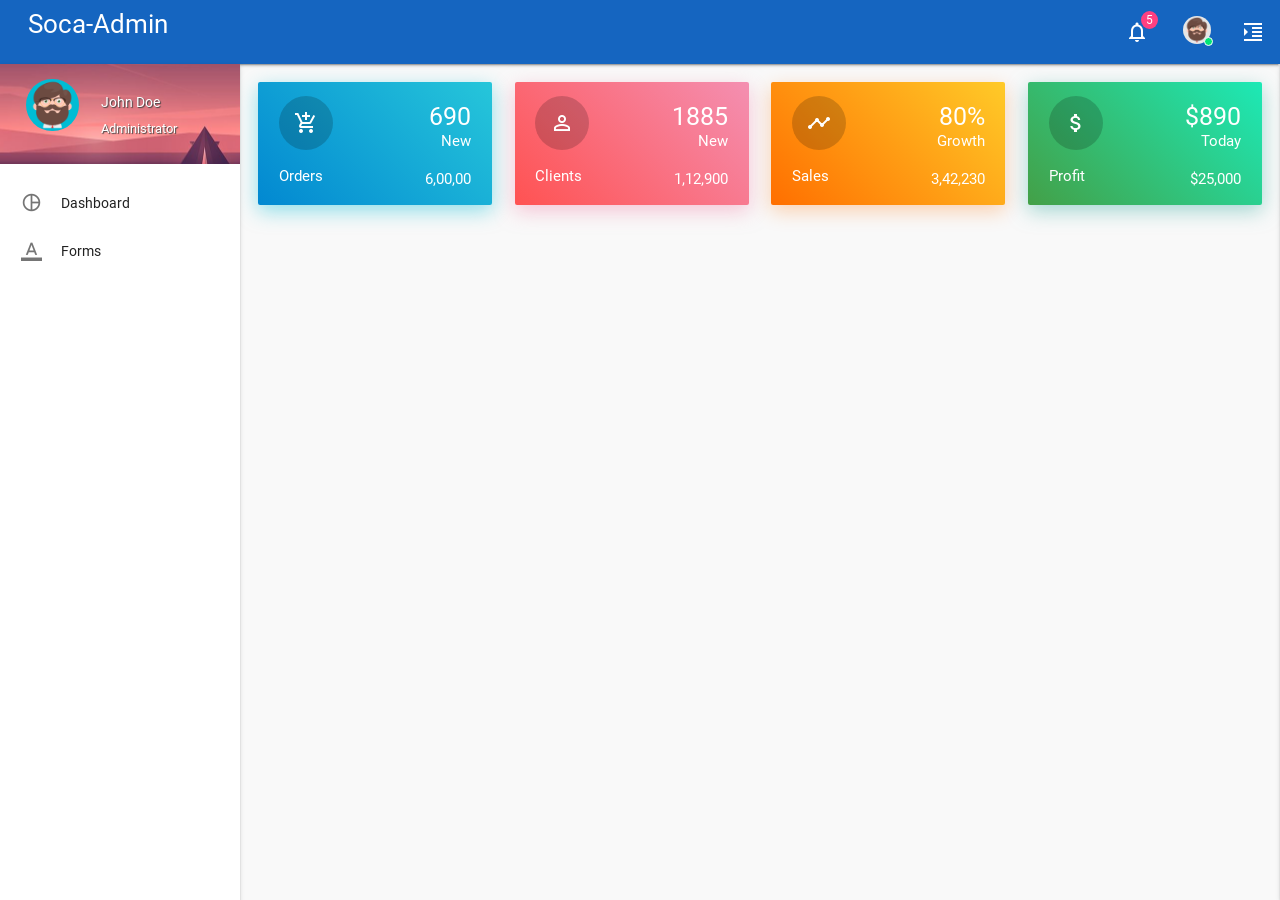
<file: admin/index.html>
<!DOCTYPE html>
<html lang="en">
  <!--================================================================================
	Item Name: Materialize - Material Design Admin Template
	Version: 4.0
	Author: PIXINVENT
	Author URL: https://themeforest.net/user/pixinvent/portfolio
  ================================================================================ -->
  <head>
    <meta http-equiv="Content-Type" content="text/html; charset=UTF-8">
    <meta name="viewport" content="width=device-width, initial-scale=1">
    <meta http-equiv="X-UA-Compatible" content="IE=edge">
    <meta name="msapplication-tap-highlight" content="no">
    <meta name="description" content="Materialize is a Material Design Admin Template,It's modern, responsive and based on Material Design by Google. ">
    <meta name="keywords" content="materialize, admin template, dashboard template, flat admin template, responsive admin template,">
    <title>Admin Soca-Portuguesa</title>
    <!-- Favicons-->
    <link rel="icon" href="" sizes="32x32">
    <!-- Favicons-->
    <link rel="apple-touch-icon-precomposed" href="images/favicon/apple-touch-icon-152x152.png">
    <!-- For iPhone -->
    <meta name="msapplication-TileColor" content="#00bcd4">
    <meta name="msapplication-TileImage" content="images/favicon/mstile-144x144.png">
    <!-- For Windows Phone -->
    <!-- CORE CSS-->
    <link href="css//materialize.css" type="text/css" rel="stylesheet">
    <link href="css//style.css" type="text/css" rel="stylesheet">
    <!-- Custome CSS-->
    <link href="css/custom/custom.css" type="text/css" rel="stylesheet">
    <!-- INCLUDED PLUGIN CSS ON THIS PAGE -->
    <link href="vendors/perfect-scrollbar/perfect-scrollbar.css" type="text/css" rel="stylesheet">
    <link href="vendors/flag-icon/css/flag-icon.min.css" type="text/css" rel="stylesheet">
  </head>
  <body>
    <!-- Start Page Loading -->
    <div id="loader-wrapper">
      <div id="loader"></div>
      <div class="loader-section section-left"></div>
      <div class="loader-section section-right"></div>
    </div>
    <!-- End Page Loading -->
    <!-- //////////////////////////////////////////////////////////////////////////// -->
    <!-- START HEADER -->
    <header id="header" class="page-topbar">
      <!-- start header nav-->
      <div class="navbar-fixed">
        <nav class="navbar-color gradient-45deg-light-blue-cyan">
          <div class="nav-wrapper">
            <ul class="left">
              <li>
                <h1 class="logo-wrapper">
                  <a href="index.html" class="brand-logo darken-1">
                    <span class="logo-text hide-on-med-and-down">Soca-Admin</span>
                  </a>
                </h1>
              </li>
            </ul>
            <!--<div class="header-search-wrapper hide-on-med-and-down">
              <i class="material-icons">search</i>
              <input type="text" name="Search" class="header-search-input z-depth-2" placeholder="Buscar en Soca-Portuguesa" />
            </div>-->
            <ul class="right hide-on-med-and-down">
              
              <li>
                <!--<a href="javascript:void(0);" class="waves-effect waves-block waves-light toggle-fullscreen">
                  <i class="material-icons">settings_overscan</i>
                </a>-->
              </li>
              <li>
                <a href="javascript:void(0);" class="waves-effect waves-block waves-light notification-button" data-activates="notifications-dropdown">
                  <i class="material-icons">notifications_none
                    <small class="notification-badge pink accent-2">5</small>
                  </i>
                </a>
              </li>
              <li>
                <a href="javascript:void(0);" class="waves-effect waves-block waves-light profile-button" data-activates="profile-dropdown">
                  <span class="avatar-status avatar-online">
                    <img src="images/avatar/avatar-7.png" alt="avatar">
                    <i></i>
                  </span>
                </a>
              </li>
              <li>
                <a href="#" data-activates="chat-out" class="waves-effect waves-block waves-light chat-collapse">
                  <i class="material-icons">format_indent_increase</i>
                </a>
              </li>
            </ul>
            <!-- translation-button -->
           
            <!-- notifications-dropdown -->
            <ul id="notifications-dropdown" class="dropdown-content">
              <li>
                <h6>NOTIFICATIONS
                  <span class="new badge">5</span>
                </h6>
              </li>
              <li class="divider"></li>
              <li>
                <a href="#!" class="grey-text text-darken-2">
                  <span class="material-icons icon-bg-circle cyan small">add_shopping_cart</span> A new order has been placed!</a>
                <time class="media-meta" datetime="2015-06-12T20:50:48+08:00">2 hours ago</time>
              </li>
              <li>
                <a href="#!" class="grey-text text-darken-2">
                  <span class="material-icons icon-bg-circle red small">stars</span> Completed the task</a>
                <time class="media-meta" datetime="2015-06-12T20:50:48+08:00">3 days ago</time>
              </li>
              <li>
                <a href="#!" class="grey-text text-darken-2">
                  <span class="material-icons icon-bg-circle teal small">settings</span> Settings updated</a>
                <time class="media-meta" datetime="2015-06-12T20:50:48+08:00">4 days ago</time>
              </li>
              <li>
                <a href="#!" class="grey-text text-darken-2">
                  <span class="material-icons icon-bg-circle deep-orange small">today</span> Director meeting started</a>
                <time class="media-meta" datetime="2015-06-12T20:50:48+08:00">6 days ago</time>
              </li>
              <li>
                <a href="#!" class="grey-text text-darken-2">
                  <span class="material-icons icon-bg-circle amber small">trending_up</span> Generate monthly report</a>
                <time class="media-meta" datetime="2015-06-12T20:50:48+08:00">1 week ago</time>
              </li>
            </ul>
            <!-- profile-dropdown -->
            <ul id="profile-dropdown" class="dropdown-content">
              <li>
                <a href="#" class="grey-text text-darken-1">
                  <i class="material-icons">face</i> Profile</a>
              </li>
              <li>
                <a href="#" class="grey-text text-darken-1">
                  <i class="material-icons">settings</i> Settings</a>
              </li>
              <li>
                <a href="#" class="grey-text text-darken-1">
                  <i class="material-icons">live_help</i> Help</a>
              </li>
              <li class="divider"></li>
              <li>
                <a href="#" class="grey-text text-darken-1">
                  <i class="material-icons">lock_outline</i> Lock</a>
              </li>
              <li>
                <a href="#" class="grey-text text-darken-1">
                  <i class="material-icons">keyboard_tab</i> Logout</a>
              </li>
            </ul>
          </div>
        </nav>
      </div>
      <!-- end header nav-->
    </header>
    <!-- END HEADER -->
    <!-- //////////////////////////////////////////////////////////////////////////// -->
    <!-- START MAIN -->
    <div id="main">
      <!-- START WRAPPER -->
      <div class="wrapper">
        <!-- START LEFT SIDEBAR NAV-->
        <aside id="left-sidebar-nav">
          <ul id="slide-out" class="side-nav fixed leftside-navigation">
            <li class="user-details cyan darken-2">
              <div class="row">
                <div class="col col s4 m4 l4">
                  <img src="images/avatar/avatar-7.png" alt="" class="circle responsive-img valign profile-image cyan">
                </div>
                <div class="col col s8 m8 l8">
                  <ul id="profile-dropdown-nav" class="dropdown-content">
                    <li>
                      <a href="#" class="grey-text text-darken-1">
                        <i class="material-icons">face</i> Profile</a>
                    </li>
                    <li>
                      <a href="#" class="grey-text text-darken-1">
                        <i class="material-icons">settings</i> Settings</a>
                    </li>
                    <li>
                      <a href="#" class="grey-text text-darken-1">
                        <i class="material-icons">live_help</i> Help</a>
                    </li>
                    <li class="divider"></li>
                    <li>
                      <a href="#" class="grey-text text-darken-1">
                        <i class="material-icons">lock_outline</i> Lock</a>
                    </li>
                    <li>
                      <a href="#" class="grey-text text-darken-1">
                        <i class="material-icons">keyboard_tab</i> Logout</a>
                    </li>
                  </ul>
                  <a class="btn-flat dropdown-button waves-effect waves-light white-text profile-btn" href="#" data-activates="profile-dropdown-nav">John Doe<i class="mdi-navigation-arrow-drop-down right"></i></a>
                  <p class="user-roal">Administrator</p>
                </div>
              </div>
            </li>
            <li class="no-padding">
              <ul class="collapsible" data-collapsible="accordion">
                <li class="bold">
                  <a href="index.html" class="waves-effect waves-cyan">
                      <i class="material-icons">pie_chart_outlined</i>
                      <span class="nav-text">Dashboard</span>
                    </a>
                </li>
                              
                <li class="bold">
                  <a href="form-layouts.html" class="waves-effect waves-cyan">
                      <i class="material-icons">format_color_text</i>
                      <span class="nav-text">Forms</span>
                    </a>
                </li>
               
               
                
               
                
              </ul>
            </li>
          </ul>
          <a href="#" data-activates="slide-out" class="sidebar-collapse btn-floating btn-medium waves-effect waves-light hide-on-large-only">
            <i class="material-icons">menu</i>
          </a>
        </aside>
        <!-- END LEFT SIDEBAR NAV-->
        <!-- //////////////////////////////////////////////////////////////////////////// -->
        <!-- START CONTENT -->
        <section id="content">
          <!--start container-->
          <div class="container">
            <!--card stats start-->
            <div id="card-stats">
              <div class="row mt-1">
                <div class="col s12 m6 l3">
                  <div class="card gradient-45deg-light-blue-cyan gradient-shadow min-height-100 white-text">
                    <div class="padding-4">
                      <div class="col s7 m7">
                        <i class="material-icons background-round mt-5">add_shopping_cart</i>
                        <p>Orders</p>
                      </div>
                      <div class="col s5 m5 right-align">
                        <h5 class="mb-0">690</h5>
                        <p class="no-margin">New</p>
                        <p>6,00,00</p>
                      </div>
                    </div>
                  </div>
                </div>
                <div class="col s12 m6 l3">
                  <div class="card gradient-45deg-red-pink gradient-shadow min-height-100 white-text">
                    <div class="padding-4">
                      <div class="col s7 m7">
                        <i class="material-icons background-round mt-5">perm_identity</i>
                        <p>Clients</p>
                      </div>
                      <div class="col s5 m5 right-align">
                        <h5 class="mb-0">1885</h5>
                        <p class="no-margin">New</p>
                        <p>1,12,900</p>
                      </div>
                    </div>
                  </div>
                </div>
                <div class="col s12 m6 l3">
                  <div class="card gradient-45deg-amber-amber gradient-shadow min-height-100 white-text">
                    <div class="padding-4">
                      <div class="col s7 m7">
                        <i class="material-icons background-round mt-5">timeline</i>
                        <p>Sales</p>
                      </div>
                      <div class="col s5 m5 right-align">
                        <h5 class="mb-0">80%</h5>
                        <p class="no-margin">Growth</p>
                        <p>3,42,230</p>
                      </div>
                    </div>
                  </div>
                </div>
                <div class="col s12 m6 l3">
                  <div class="card gradient-45deg-green-teal gradient-shadow min-height-100 white-text">
                    <div class="padding-4">
                      <div class="col s7 m7">
                        <i class="material-icons background-round mt-5">attach_money</i>
                        <p>Profit</p>
                      </div>
                      <div class="col s5 m5 right-align">
                        <h5 class="mb-0">$890</h5>
                        <p class="no-margin">Today</p>
                        <p>$25,000</p>
                      </div>
                    </div>
                  </div>
                </div>
              </div>
            </div>
            <!--<div id="card-stats">-->
            <!--  <div class="row">-->
            <!--    <div class="col s12 m6 l3">-->
            <!--      <div class="card">-->
            <!--        <div class="card-content cyan white-text">-->
            <!--          <p class="card-stats-title">-->
            <!--            <i class="material-icons">person_outline</i> New Clients</p>-->
            <!--          <h4 class="card-stats-number">566</h4>-->
            <!--          <p class="card-stats-compare">-->
            <!--            <i class="material-icons">keyboard_arrow_up</i> 15%-->
            <!--            <span class="cyan text text-lighten-5">from yesterday</span>-->
            <!--          </p>-->
            <!--        </div>-->
            <!--      </div>-->
            <!--    </div>-->
            <!--    <div class="col s12 m6 l3">-->
            <!--      <div class="card">-->
            <!--        <div class="card-content red accent-2 white-text">-->
            <!--          <p class="card-stats-title">-->
            <!--            <i class="material-icons">attach_money</i>Total Sales</p>-->
            <!--          <h4 class="card-stats-number">$8990.63</h4>-->
            <!--          <p class="card-stats-compare">-->
            <!--            <i class="material-icons">keyboard_arrow_up</i> 70%-->
            <!--            <span class="red-text text-lighten-5">last month</span>-->
            <!--          </p>-->
            <!--        </div>-->
            <!--      </div>-->
            <!--    </div>-->
            <!--    <div class="col s12 m6 l3">-->
            <!--      <div class="card">-->
            <!--        <div class="card-content teal accent-4 white-text">-->
            <!--          <p class="card-stats-title">-->
            <!--            <i class="material-icons">trending_up</i> Today Profit</p>-->
            <!--          <h4 class="card-stats-number">$806.52</h4>-->
            <!--          <p class="card-stats-compare">-->
            <!--            <i class="material-icons">keyboard_arrow_up</i> 80%-->
            <!--            <span class="teal-text text-lighten-5">from yesterday</span>-->
            <!--          </p>-->
            <!--        </div>-->
                    
            <!--      </div>-->
            <!--    </div>-->
            <!--    <div class="col s12 m6 l3">-->
            <!--      <div class="card">-->
            <!--        <div class="card-content deep-orange accent-2 white-text">-->
            <!--          <p class="card-stats-title">-->
            <!--            <i class="material-icons">content_copy</i> New Invoice</p>-->
            <!--          <h4 class="card-stats-number">1806</h4>-->
            <!--          <p class="card-stats-compare">-->
            <!--            <i class="material-icons">keyboard_arrow_down</i> 3%-->
            <!--            <span class="deep-orange-text text-lighten-5">from last month</span>-->
            <!--          </p>-->
            <!--        </div>-->
            <!--      </div>-->
            <!--    </div>-->
            <!--  </div>-->
            <!--</div>-->
            <!--card stats end-->
            
            <!--card widgets start-->
            
            <!--card widgets end-->
            
            <!--work collections start-->
           
            <!--work collections end-->
            
            <!-- //////////////////////////////////////////////////////////////////////////// -->
          </div>
          <!--end container-->
        </section>
        <!-- END CONTENT -->
        <!-- START RIGHT SIDEBAR NAV-->
        <aside id="right-sidebar-nav">
          <ul id="chat-out" class="side-nav rightside-navigation">
            <li class="li-hover">
              <div class="row">
                <div class="col s12 border-bottom-1 mt-5">
                  <ul class="tabs">
                    <li class="tab col s4">
                      <a href="#activity" class="active">
                        <span class="material-icons">graphic_eq</span>
                      </a>
                    </li>
                    <li class="tab col s4">
                      <a href="#chatapp">
                        <span class="material-icons">face</span>
                      </a>
                    </li>
                    <li class="tab col s4">
                      <a href="#settings">
                        <span class="material-icons">settings</span>
                      </a>
                    </li>
                  </ul>
                </div>
                <div id="settings" class="col s12">
                  <h6 class="mt-5 mb-3 ml-3">GENERAL SETTINGS</h6>
                  <ul class="collection border-none">
                    <li class="collection-item border-none">
                      <div class="m-0">
                        <span class="font-weight-600">Notifications</span>
                        <div class="switch right">
                          <label>
                            <input checked type="checkbox">
                            <span class="lever"></span>
                          </label>
                        </div>
                      </div>
                      <p>Use checkboxes when looking for yes or no answers.</p>
                    </li>
                    <li class="collection-item border-none">
                      <div class="m-0">
                        <span class="font-weight-600">Show recent activity</span>
                        <div class="switch right">
                          <label>
                            <input checked type="checkbox">
                            <span class="lever"></span>
                          </label>
                        </div>
                      </div>
                      <p>The for attribute is necessary to bind our custom checkbox with the input.</p>
                    </li>
                    <li class="collection-item border-none">
                      <div class="m-0">
                        <span class="font-weight-600">Notifications</span>
                        <div class="switch right">
                          <label>
                            <input type="checkbox">
                            <span class="lever"></span>
                          </label>
                        </div>
                      </div>
                      <p>Use checkboxes when looking for yes or no answers.</p>
                    </li>
                    <li class="collection-item border-none">
                      <div class="m-0">
                        <span class="font-weight-600">Show recent activity</span>
                        <div class="switch right">
                          <label>
                            <input type="checkbox">
                            <span class="lever"></span>
                          </label>
                        </div>
                      </div>
                      <p>The for attribute is necessary to bind our custom checkbox with the input.</p>
                    </li>
                    <li class="collection-item border-none">
                      <div class="m-0">
                        <span class="font-weight-600">Show your emails</span>
                        <div class="switch right">
                          <label>
                            <input type="checkbox">
                            <span class="lever"></span>
                          </label>
                        </div>
                      </div>
                      <p>Use checkboxes when looking for yes or no answers.</p>
                    </li>
                    <li class="collection-item border-none">
                      <div class="m-0">
                        <span class="font-weight-600">Show Task statistics</span>
                        <div class="switch right">
                          <label>
                            <input type="checkbox">
                            <span class="lever"></span>
                          </label>
                        </div>
                      </div>
                      <p>The for attribute is necessary to bind our custom checkbox with the input.</p>
                    </li>
                  </ul>
                </div>
                <div id="chatapp" class="col s12">
                  <div class="collection border-none">
                    <a href="#!" class="collection-item avatar border-none">
                      <img src="images/avatar/avatar-1.png" alt="" class="circle cyan">
                      <span class="line-height-0">Elizabeth Elliott </span>
                      <span class="medium-small right blue-grey-text text-lighten-3">5.00 AM</span>
                      <p class="medium-small blue-grey-text text-lighten-3">Thank you </p>
                    </a>
                    <a href="#!" class="collection-item avatar border-none">
                      <img src="images/avatar/avatar-2.png" alt="" class="circle deep-orange accent-2">
                      <span class="line-height-0">Mary Adams </span>
                      <span class="medium-small right blue-grey-text text-lighten-3">4.14 AM</span>
                      <p class="medium-small blue-grey-text text-lighten-3">Hello Boo </p>
                    </a>
                    <a href="#!" class="collection-item avatar border-none">
                      <img src="images/avatar/avatar-3.png" alt="" class="circle teal accent-4">
                      <span class="line-height-0">Caleb Richards </span>
                      <span class="medium-small right blue-grey-text text-lighten-3">9.00 PM</span>
                      <p class="medium-small blue-grey-text text-lighten-3">Keny ! </p>
                    </a>
                    <a href="#!" class="collection-item avatar border-none">
                      <img src="images/avatar/avatar-4.png" alt="" class="circle cyan">
                      <span class="line-height-0">June Lane </span>
                      <span class="medium-small right blue-grey-text text-lighten-3">4.14 AM</span>
                      <p class="medium-small blue-grey-text text-lighten-3">Ohh God </p>
                    </a>
                    <a href="#!" class="collection-item avatar border-none">
                      <img src="images/avatar/avatar-5.png" alt="" class="circle red accent-2">
                      <span class="line-height-0">Edward Fletcher </span>
                      <span class="medium-small right blue-grey-text text-lighten-3">5.15 PM</span>
                      <p class="medium-small blue-grey-text text-lighten-3">Love you </p>
                    </a>
                    <a href="#!" class="collection-item avatar border-none">
                      <img src="images/avatar/avatar-6.png" alt="" class="circle deep-orange accent-2">
                      <span class="line-height-0">Crystal Bates </span>
                      <span class="medium-small right blue-grey-text text-lighten-3">8.00 AM</span>
                      <p class="medium-small blue-grey-text text-lighten-3">Can we </p>
                    </a>
                    <a href="#!" class="collection-item avatar border-none">
                      <img src="images/avatar/avatar-7.png" alt="" class="circle cyan">
                      <span class="line-height-0">Nathan Watts </span>
                      <span class="medium-small right blue-grey-text text-lighten-3">9.53 PM</span>
                      <p class="medium-small blue-grey-text text-lighten-3">Great! </p>
                    </a>
                    <a href="#!" class="collection-item avatar border-none">
                      <img src="images/avatar/avatar-8.png" alt="" class="circle red accent-2">
                      <span class="line-height-0">Willard Wood </span>
                      <span class="medium-small right blue-grey-text text-lighten-3">4.20 AM</span>
                      <p class="medium-small blue-grey-text text-lighten-3">Do it </p>
                    </a>
                    <a href="#!" class="collection-item avatar border-none">
                      <img src="images/avatar/avatar-9.png" alt="" class="circle teal accent-4">
                      <span class="line-height-0">Ronnie Ellis </span>
                      <span class="medium-small right blue-grey-text text-lighten-3">5.30 PM</span>
                      <p class="medium-small blue-grey-text text-lighten-3">Got that </p>
                    </a>
                    <a href="#!" class="collection-item avatar border-none">
                      <img src="images/avatar/avatar-1.png" alt="" class="circle cyan">
                      <span class="line-height-0">Gwendolyn Wood </span>
                      <span class="medium-small right blue-grey-text text-lighten-3">4.34 AM</span>
                      <p class="medium-small blue-grey-text text-lighten-3">Like you </p>
                    </a>
                    <a href="#!" class="collection-item avatar border-none">
                      <img src="images/avatar/avatar-2.png" alt="" class="circle red accent-2">
                      <span class="line-height-0">Daniel Russell </span>
                      <span class="medium-small right blue-grey-text text-lighten-3">12.00 AM</span>
                      <p class="medium-small blue-grey-text text-lighten-3">Thank you </p>
                    </a>
                    <a href="#!" class="collection-item avatar border-none">
                      <img src="images/avatar/avatar-3.png" alt="" class="circle teal accent-4">
                      <span class="line-height-0">Sarah Graves </span>
                      <span class="medium-small right blue-grey-text text-lighten-3">11.14 PM</span>
                      <p class="medium-small blue-grey-text text-lighten-3">Okay you </p>
                    </a>
                    <a href="#!" class="collection-item avatar border-none">
                      <img src="images/avatar/avatar-4.png" alt="" class="circle red accent-2">
                      <span class="line-height-0">Andrew Hoffman </span>
                      <span class="medium-small right blue-grey-text text-lighten-3">7.30 PM</span>
                      <p class="medium-small blue-grey-text text-lighten-3">Can do </p>
                    </a>
                    <a href="#!" class="collection-item avatar border-none">
                      <img src="images/avatar/avatar-5.png" alt="" class="circle cyan">
                      <span class="line-height-0">Camila Lynch </span>
                      <span class="medium-small right blue-grey-text text-lighten-3">2.00 PM</span>
                      <p class="medium-small blue-grey-text text-lighten-3">Leave it </p>
                    </a>
                  </div>
                </div>
                <div id="activity" class="col s12">
                  <h6 class="mt-5 mb-3 ml-3">RECENT ACTIVITY</h6>
                  <div class="activity">
                    <div class="col s3 mt-2 center-align recent-activity-list-icon">
                      <i class="material-icons white-text icon-bg-color deep-purple lighten-2">add_shopping_cart</i>
                    </div>
                    <div class="col s9 recent-activity-list-text">
                      <a href="#" class="deep-purple-text medium-small">just now</a>
                      <p class="mt-0 mb-2 fixed-line-height font-weight-300 medium-small">Jim Doe Purchased new equipments for zonal office.</p>
                    </div>
                    <div class="recent-activity-list chat-out-list row mb-0">
                      <div class="col s3 mt-2 center-align recent-activity-list-icon">
                        <i class="material-icons white-text icon-bg-color cyan lighten-2">airplanemode_active</i>
                      </div>
                      <div class="col s9 recent-activity-list-text">
                        <a href="#" class="cyan-text medium-small">Yesterday</a>
                        <p class="mt-0 mb-2 fixed-line-height font-weight-300 medium-small">Your Next flight for USA will be on 15th August 2015.</p>
                      </div>
                    </div>
                    <div class="recent-activity-list chat-out-list row mb-0">
                      <div class="col s3 mt-2 center-align recent-activity-list-icon medium-small">
                        <i class="material-icons white-text icon-bg-color green lighten-2">settings_voice</i>
                      </div>
                      <div class="col s9 recent-activity-list-text">
                        <a href="#" class="green-text medium-small">5 Days Ago</a>
                        <p class="mt-0 mb-2 fixed-line-height font-weight-300 medium-small">Natalya Parker Send you a voice mail for next conference.</p>
                      </div>
                    </div>
                    <div class="recent-activity-list chat-out-list row mb-0">
                      <div class="col s3 mt-2 center-align recent-activity-list-icon">
                        <i class="material-icons white-text icon-bg-color amber lighten-2">store</i>
                      </div>
                      <div class="col s9 recent-activity-list-text">
                        <a href="#" class="amber-text medium-small">1 Week Ago</a>
                        <p class="mt-0 mb-2 fixed-line-height font-weight-300 medium-small">Jessy Jay open a new store at S.G Road.</p>
                      </div>
                    </div>
                    <div class="recent-activity-list row">
                      <div class="col s3 mt-2 center-align recent-activity-list-icon">
                        <i class="material-icons white-text icon-bg-color deep-orange lighten-2">settings_voice</i>
                      </div>
                      <div class="col s9 recent-activity-list-text">
                        <a href="#" class="deep-orange-text medium-small">2 Week Ago</a>
                        <p class="mt-0 mb-2 fixed-line-height font-weight-300 medium-small">voice mail for conference.</p>
                      </div>
                    </div>
                    <div class="recent-activity-list chat-out-list row mb-0">
                      <div class="col s3 mt-2 center-align recent-activity-list-icon medium-small">
                        <i class="material-icons white-text icon-bg-color brown lighten-2">settings_voice</i>
                      </div>
                      <div class="col s9 recent-activity-list-text">
                        <a href="#" class="brown-text medium-small">1 Month Ago</a>
                        <p class="mt-0 mb-2 fixed-line-height font-weight-300 medium-small">Natalya Parker Send you a voice mail for next conference.</p>
                      </div>
                    </div>
                    <div class="recent-activity-list chat-out-list row mb-0">
                      <div class="col s3 mt-2 center-align recent-activity-list-icon">
                        <i class="material-icons white-text icon-bg-color deep-purple lighten-2">store</i>
                      </div>
                      <div class="col s9 recent-activity-list-text">
                        <a href="#" class="deep-purple-text medium-small">3 Month Ago</a>
                        <p class="mt-0 mb-2 fixed-line-height font-weight-300 medium-small">Jessy Jay open a new store at S.G Road.</p>
                      </div>
                    </div>
                    <div class="recent-activity-list row">
                      <div class="col s3 mt-2 center-align recent-activity-list-icon">
                        <i class="material-icons white-text icon-bg-color grey lighten-2">settings_voice</i>
                      </div>
                      <div class="col s9 recent-activity-list-text">
                        <a href="#" class="grey-text medium-small">1 Year Ago</a>
                        <p class="mt-0 mb-2 fixed-line-height font-weight-300 medium-small">voice mail for conference.</p>
                      </div>
                    </div>
                  </div>
                </div>
              </div>
            </li>
          </ul>
        </aside>
        <!-- END RIGHT SIDEBAR NAV-->
      </div>
      <!-- END WRAPPER -->
    </div>
    <!-- END MAIN -->
    <!-- //////////////////////////////////////////////////////////////////////////// -->
    <!-- START FOOTER -->
    
    <!-- END FOOTER -->
    <!-- ================================================
    Scripts
    ================================================ -->
    <!-- jQuery Library -->
    <script type="text/javascript" src="vendors/jquery-3.2.1.min.js"></script>
    <!--materialize js-->
    <script type="text/javascript" src="js/materialize.min.js"></script>
    <!--scrollbar-->
    <script type="text/javascript" src="vendors/perfect-scrollbar/perfect-scrollbar.min.js"></script>
    <!--plugins.js - Some Specific JS codes for Plugin Settings-->
    <script type="text/javascript" src="js/plugins.js"></script>
    <!--custom-script.js - Add your own theme custom JS-->
    <script type="text/javascript" src="js/custom-script.js"></script>
  </body>
</html>
</file>
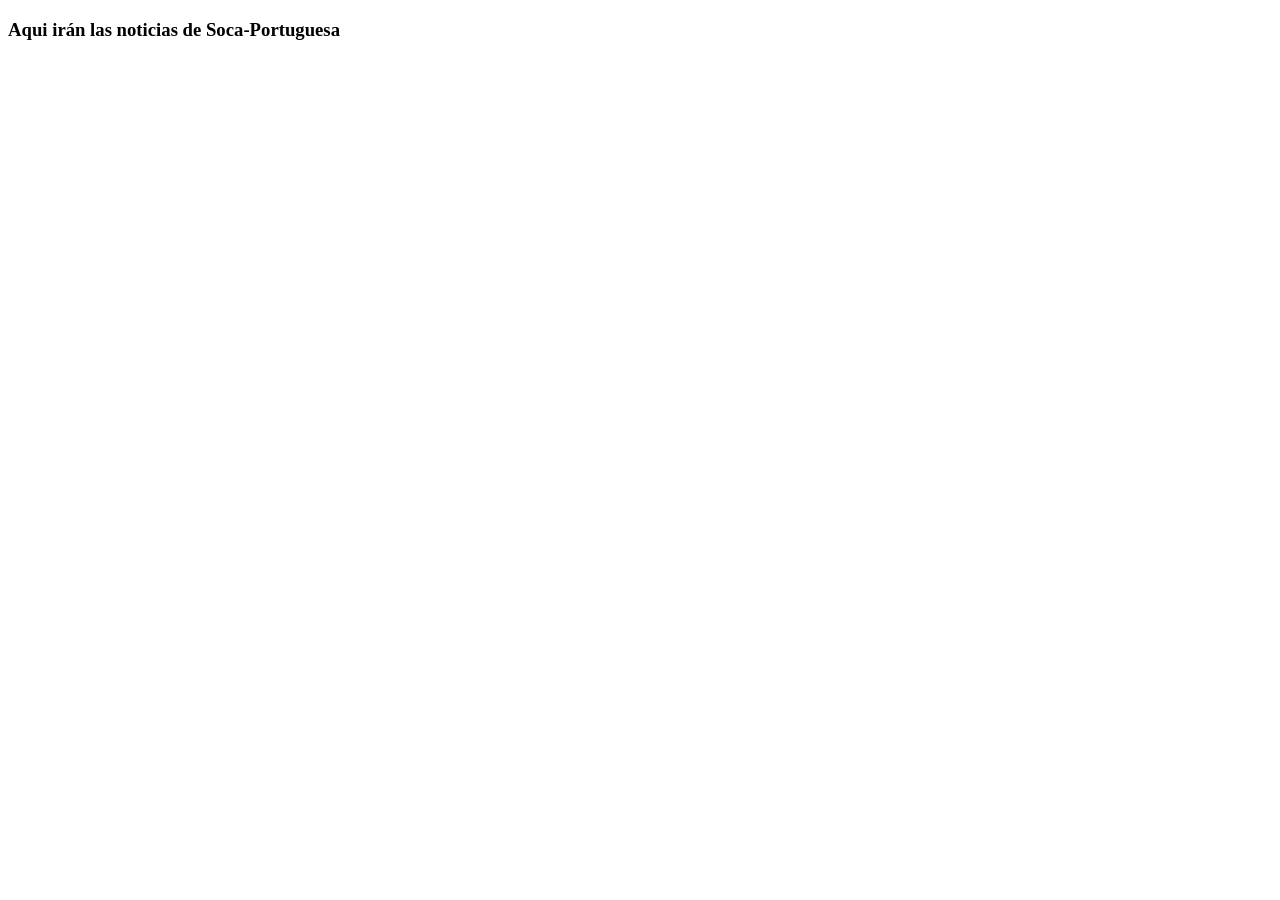
<file: noticias/index.html>
<!DOCTYPE html>
<html>
<head>
	<title>Soca al Día</title>
	<meta http-equiv="Content-Type" content="text/html; charset=utf-8" />
	<meta name = "viewport" content = "width = device-width, initial-scale = 1">
</head>
<body>
	<h3>Aqui irán las noticias de Soca-Portuguesa</h3>
</body>
</html>
</file>
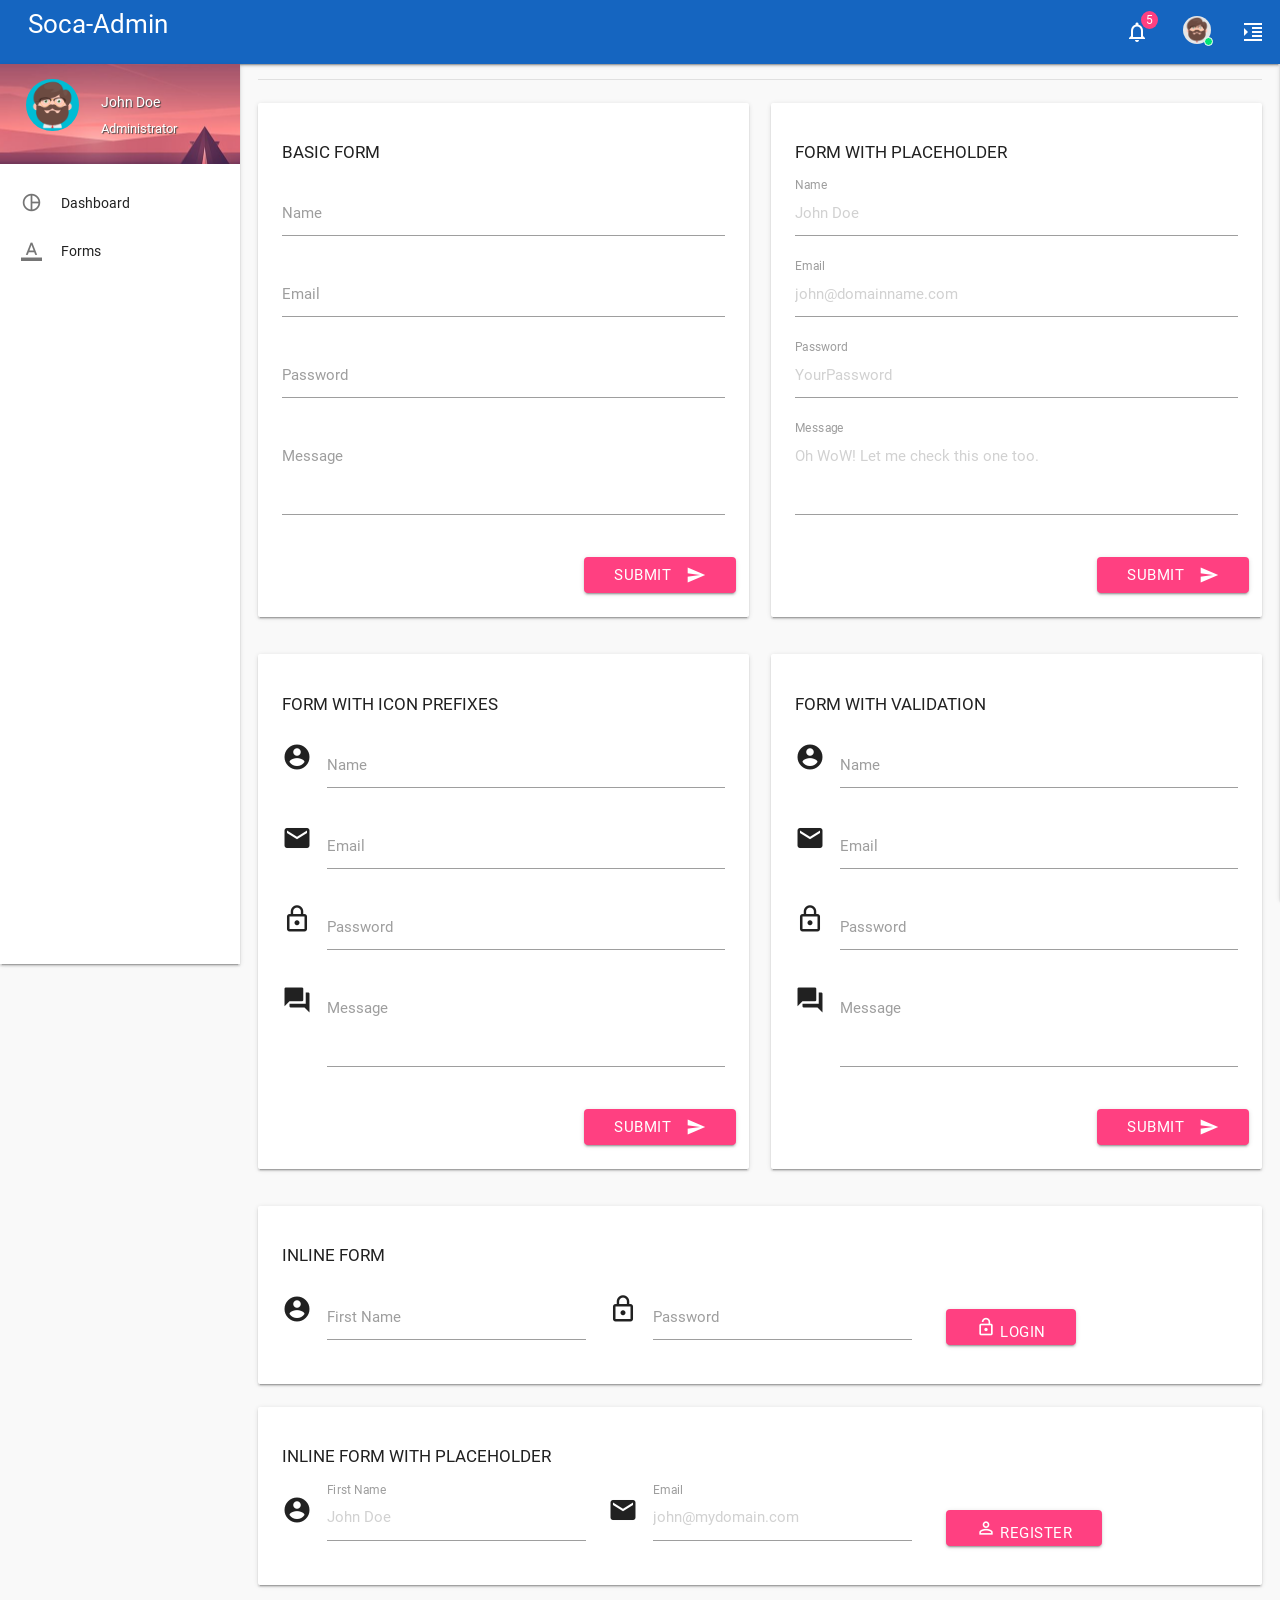
<file: admin/form-layouts.html>
<!DOCTYPE html>
<html lang="en">
  <!--================================================================================
  Item Name: Materialize - Material Design Admin Template
  Version: 4.0
  Author: PIXINVENT
  Author URL: https://themeforest.net/user/pixinvent/portfolio
  ================================================================================ -->
  <head>
    <meta http-equiv="Content-Type" content="text/html; charset=UTF-8">
    <meta name="viewport" content="width=device-width, initial-scale=1">
    <meta http-equiv="X-UA-Compatible" content="IE=edge">
    <meta name="msapplication-tap-highlight" content="no">
    <meta name="description" content="Materialize is a Material Design Admin Template,It's modern, responsive and based on Material Design by Google. ">
    <meta name="keywords" content="materialize, admin template, dashboard template, flat admin template, responsive admin template,">
    <title>Forms Layouts | Materialize - Material Design Admin Template</title>
    <!-- Favicons-->
    <link rel="icon" href="" sizes="32x32">
    <!-- Favicons-->
    <link rel="apple-touch-icon-precomposed" href="images/favicon/apple-touch-icon-152x152.png">
    <!-- For iPhone -->
    <meta name="msapplication-TileColor" content="#00bcd4">
    <meta name="msapplication-TileImage" content="images/favicon/mstile-144x144.png">
    <!-- For Windows Phone -->
    <!-- CORE CSS-->
    <link href="css//materialize.css" type="text/css" rel="stylesheet">
    <link href="css//style.css" type="text/css" rel="stylesheet">
    <!-- Custome CSS-->
    <link href="css/custom/custom.css" type="text/css" rel="stylesheet">
    <!-- INCLUDED PLUGIN CSS ON THIS PAGE -->
    <link href="vendors/perfect-scrollbar/perfect-scrollbar.css" type="text/css" rel="stylesheet">
  </head>
  <body>
    <!-- Start Page Loading -->
    <div id="loader-wrapper">
      <div id="loader"></div>
      <div class="loader-section section-left"></div>
      <div class="loader-section section-right"></div>
    </div>
    <!-- End Page Loading -->
    <!-- //////////////////////////////////////////////////////////////////////////// -->
    <!-- START HEADER -->
    <header id="header" class="page-topbar">
      <!-- start header nav-->
      <div class="navbar-fixed">
        <nav class="navbar-color gradient-45deg-light-blue-cyan">
          <div class="nav-wrapper">
            <ul class="left">
              <li>
                <h1 class="logo-wrapper">
                  <a href="index.html" class="brand-logo darken-1">
                    <span class="logo-text hide-on-med-and-down">Soca-Admin</span>
                  </a>
                </h1>
              </li>
            </ul>
            <!--<div class="header-search-wrapper hide-on-med-and-down">
              <i class="material-icons">search</i>
              <input type="text" name="Search" class="header-search-input z-depth-2" placeholder="Buscar en Soca-Portuguesa" />
            </div>-->
            <ul class="right hide-on-med-and-down">
              
              <li>
                <!--<a href="javascript:void(0);" class="waves-effect waves-block waves-light toggle-fullscreen">
                  <i class="material-icons">settings_overscan</i>
                </a>-->
              </li>
              <li>
                <a href="javascript:void(0);" class="waves-effect waves-block waves-light notification-button" data-activates="notifications-dropdown">
                  <i class="material-icons">notifications_none
                    <small class="notification-badge pink accent-2">5</small>
                  </i>
                </a>
              </li>
              <li>
                <a href="javascript:void(0);" class="waves-effect waves-block waves-light profile-button" data-activates="profile-dropdown">
                  <span class="avatar-status avatar-online">
                    <img src="images/avatar/avatar-7.png" alt="avatar">
                    <i></i>
                  </span>
                </a>
              </li>
              <li>
                <a href="#" data-activates="chat-out" class="waves-effect waves-block waves-light chat-collapse">
                  <i class="material-icons">format_indent_increase</i>
                </a>
              </li>
            </ul>
            <!-- translation-button -->
           
            <!-- notifications-dropdown -->
            <ul id="notifications-dropdown" class="dropdown-content">
              <li>
                <h6>NOTIFICATIONS
                  <span class="new badge">5</span>
                </h6>
              </li>
              <li class="divider"></li>
              <li>
                <a href="#!" class="grey-text text-darken-2">
                  <span class="material-icons icon-bg-circle cyan small">add_shopping_cart</span> A new order has been placed!</a>
                <time class="media-meta" datetime="2015-06-12T20:50:48+08:00">2 hours ago</time>
              </li>
              <li>
                <a href="#!" class="grey-text text-darken-2">
                  <span class="material-icons icon-bg-circle red small">stars</span> Completed the task</a>
                <time class="media-meta" datetime="2015-06-12T20:50:48+08:00">3 days ago</time>
              </li>
              <li>
                <a href="#!" class="grey-text text-darken-2">
                  <span class="material-icons icon-bg-circle teal small">settings</span> Settings updated</a>
                <time class="media-meta" datetime="2015-06-12T20:50:48+08:00">4 days ago</time>
              </li>
              <li>
                <a href="#!" class="grey-text text-darken-2">
                  <span class="material-icons icon-bg-circle deep-orange small">today</span> Director meeting started</a>
                <time class="media-meta" datetime="2015-06-12T20:50:48+08:00">6 days ago</time>
              </li>
              <li>
                <a href="#!" class="grey-text text-darken-2">
                  <span class="material-icons icon-bg-circle amber small">trending_up</span> Generate monthly report</a>
                <time class="media-meta" datetime="2015-06-12T20:50:48+08:00">1 week ago</time>
              </li>
            </ul>
            <!-- profile-dropdown -->
            <ul id="profile-dropdown" class="dropdown-content">
              <li>
                <a href="#" class="grey-text text-darken-1">
                  <i class="material-icons">face</i> Profile</a>
              </li>
              <li>
                <a href="#" class="grey-text text-darken-1">
                  <i class="material-icons">settings</i> Settings</a>
              </li>
              <li>
                <a href="#" class="grey-text text-darken-1">
                  <i class="material-icons">live_help</i> Help</a>
              </li>
              <li class="divider"></li>
              <li>
                <a href="#" class="grey-text text-darken-1">
                  <i class="material-icons">lock_outline</i> Lock</a>
              </li>
              <li>
                <a href="#" class="grey-text text-darken-1">
                  <i class="material-icons">keyboard_tab</i> Logout</a>
              </li>
            </ul>
          </div>
        </nav>
      </div>
      <!-- end header nav-->
    </header>
    <!-- END HEADER -->
    <!-- //////////////////////////////////////////////////////////////////////////// -->
    <!-- START MAIN -->
    <div id="main">
      <!-- START WRAPPER -->
      <div class="wrapper">
        <!-- START LEFT SIDEBAR NAV-->
        <aside id="left-sidebar-nav">
          <ul id="slide-out" class="side-nav fixed leftside-navigation">
            <li class="user-details cyan darken-2">
              <div class="row">
                <div class="col col s4 m4 l4">
                  <img src="images/avatar/avatar-7.png" alt="" class="circle responsive-img valign profile-image cyan">
                </div>
                <div class="col col s8 m8 l8">
                  <ul id="profile-dropdown-nav" class="dropdown-content">
                    <li>
                      <a href="#" class="grey-text text-darken-1">
                        <i class="material-icons">face</i> Profile</a>
                    </li>
                    <li>
                      <a href="#" class="grey-text text-darken-1">
                        <i class="material-icons">settings</i> Settings</a>
                    </li>
                    <li>
                      <a href="#" class="grey-text text-darken-1">
                        <i class="material-icons">live_help</i> Help</a>
                    </li>
                    <li class="divider"></li>
                    <li>
                      <a href="#" class="grey-text text-darken-1">
                        <i class="material-icons">lock_outline</i> Lock</a>
                    </li>
                    <li>
                      <a href="#" class="grey-text text-darken-1">
                        <i class="material-icons">keyboard_tab</i> Logout</a>
                    </li>
                  </ul>
                  <a class="btn-flat dropdown-button waves-effect waves-light white-text profile-btn" href="#" data-activates="profile-dropdown-nav">John Doe<i class="mdi-navigation-arrow-drop-down right"></i></a>
                  <p class="user-roal">Administrator</p>
                </div>
              </div>
            </li>
            <li class="no-padding">
              <ul class="collapsible" data-collapsible="accordion">
                <li class="bold">
                  <a href="index.html" class="waves-effect waves-cyan">
                      <i class="material-icons">pie_chart_outlined</i>
                      <span class="nav-text">Dashboard</span>
                    </a>
                </li>
                    
                <li class="bold">
                  <a href="form-layouts.html" class="waves-effect waves-cyan">
                      <i class="material-icons">format_color_text</i>
                      <span class="nav-text">Forms</span>
                    </a>
                </li>
             
           
           
             
                
              </ul>
            </li>
          </ul>
          <a href="#" data-activates="slide-out" class="sidebar-collapse btn-floating btn-medium waves-effect waves-light hide-on-large-only">
            <i class="material-icons">menu</i>
          </a>
        </aside>
        <!-- END LEFT SIDEBAR NAV-->
        <!-- //////////////////////////////////////////////////////////////////////////// -->
        <!-- START CONTENT -->
        <section id="content">
          <!--breadcrumbs start-->
          <div id="breadcrumbs-wrapper">
            <!-- Search for small screen -->
            <div class="header-search-wrapper grey lighten-2 hide-on-large-only">
              <input type="text" name="Search" class="header-search-input z-depth-2" placeholder="Explore Materialize">
            </div>
            <div class="container">
              <div class="row">
                
               
              </div>
            </div>
          </div>
          <!--breadcrumbs end-->
          <!--start container-->
          <div class="container">
            <div class="section">
              <div class="divider"></div>
              <!--Basic Form-->
              <div id="basic-form" class="section">
                <div class="row">
                  <div class="col s12 m12 l6">
                    <div class="card-panel">
                      <h4 class="header2">Basic Form</h4>
                      <div class="row">
                        <form class="col s12">
                          <div class="row">
                            <div class="input-field col s12">
                              <input id="name" type="text">
                              <label for="first_name">Name</label>
                            </div>
                          </div>
                          <div class="row">
                            <div class="input-field col s12">
                              <input id="email" type="email">
                              <label for="email">Email</label>
                            </div>
                          </div>
                          <div class="row">
                            <div class="input-field col s12">
                              <input id="password" type="password">
                              <label for="password">Password</label>
                            </div>
                          </div>
                          <div class="row">
                            <div class="input-field col s12">
                              <textarea id="message" class="materialize-textarea"></textarea>
                              <label for="message">Message</label>
                            </div>
                            <div class="row">
                              <div class="input-field col s12">
                                <button class="btn waves-effect waves-light right" type="submit" name="action">Submit
                                  <i class="material-icons right">send</i>
                                </button>
                              </div>
                            </div>
                          </div>
                        </form>
                      </div>
                    </div>
                  </div>
                  <!-- Form with placeholder -->
                  <div class="col s12 m12 l6">
                    <div class="card-panel">
                      <h4 class="header2">Form with placeholder</h4>
                      <div class="row">
                        <form class="col s12">
                          <div class="row">
                            <div class="input-field col s12">
                              <input placeholder="John Doe" id="name2" type="text">
                              <label for="first_name">Name</label>
                            </div>
                          </div>
                          <div class="row">
                            <div class="input-field col s12">
                              <input placeholder="john@domainname.com" id="email2" type="email">
                              <label for="email">Email</label>
                            </div>
                          </div>
                          <div class="row">
                            <div class="input-field col s12">
                              <input placeholder="YourPassword" id="password2" type="password">
                              <label for="password">Password</label>
                            </div>
                          </div>
                          <div class="row">
                            <div class="input-field col s12">
                              <textarea placeholder="Oh WoW! Let me check this one too." id="message2" class="materialize-textarea"></textarea>
                              <label for="message">Message</label>
                            </div>
                            <div class="row">
                              <div class="input-field col s12">
                                <button class="btn waves-effect waves-light right" type="submit" name="action">Submit
                                  <i class="material-icons right">send</i>
                                </button>
                              </div>
                            </div>
                          </div>
                        </form>
                      </div>
                    </div>
                  </div>
                </div>
              </div>
              <!-- Form with icon prefixes -->
              <div class="row">
                <div class="col s12 m12 l6">
                  <div class="card-panel">
                    <h4 class="header2">Form with icon prefixes</h4>
                    <div class="row">
                      <form class="col s12">
                        <div class="row">
                          <div class="input-field col s12">
                            <i class="material-icons prefix">account_circle</i>
                            <input id="name3" type="text">
                            <label for="first_name">Name</label>
                          </div>
                        </div>
                        <div class="row">
                          <div class="input-field col s12">
                            <i class="material-icons prefix">email</i>
                            <input id="email3" type="email">
                            <label for="email">Email</label>
                          </div>
                        </div>
                        <div class="row">
                          <div class="input-field col s12">
                            <i class="material-icons prefix">lock_outline</i>
                            <input id="password3" type="password">
                            <label for="password">Password</label>
                          </div>
                        </div>
                        <div class="row">
                          <div class="input-field col s12">
                            <i class="material-icons prefix">question_answer</i>
                            <textarea id="message3" class="materialize-textarea"></textarea>
                            <label for="message">Message</label>
                          </div>
                          <div class="row">
                            <div class="input-field col s12">
                              <button class="btn waves-effect waves-light right" type="submit" name="action">Submit
                                <i class="material-icons right">send</i>
                              </button>
                            </div>
                          </div>
                        </div>
                      </form>
                    </div>
                  </div>
                </div>
                <!-- Form with validation -->
                <div class="col s12 m12 l6">
                  <div class="card-panel">
                    <h4 class="header2">Form with validation</h4>
                    <div class="row">
                      <form class="col s12">
                        <div class="row">
                          <div class="input-field col s12">
                            <i class="material-icons prefix">account_circle</i>
                            <input id="name4" type="text" class="validate">
                            <label for="first_name">Name</label>
                          </div>
                        </div>
                        <div class="row">
                          <div class="input-field col s12">
                            <i class="material-icons prefix">email</i>
                            <input id="email4" type="email" class="validate">
                            <label for="email">Email</label>
                          </div>
                        </div>
                        <div class="row">
                          <div class="input-field col s12">
                            <i class="material-icons prefix">lock_outline</i>
                            <input id="password5" type="password" class="validate">
                            <label for="password">Password</label>
                          </div>
                        </div>
                        <div class="row">
                          <div class="input-field col s12">
                            <i class="material-icons prefix">question_answer</i>
                            <textarea id="message4" class="materialize-textarea validate" length="120"></textarea>
                            <label for="message">Message</label>
                          </div>
                          <div class="row">
                            <div class="input-field col s12">
                              <button class="btn waves-effect waves-light right" type="submit" name="action">Submit
                                <i class="material-icons right">send</i>
                              </button>
                            </div>
                          </div>
                        </div>
                      </form>
                    </div>
                  </div>
                </div>
              </div>
            </div>
            <!-- Inline Form -->
            <div class="row">
              <div class="col s12 m12 l12">
                <div class="card-panel">
                  <div class="row">
                    <form class="col s12">
                      <h4 class="header2">Inline form</h4>
                      <div class="row">
                        <div class="input-field col s4">
                          <i class="material-icons prefix">account_circle</i>
                          <input id="icon_prefix" type="text" class="validate">
                          <label for="icon_prefix">First Name</label>
                        </div>
                        <div class="input-field col s4">
                          <i class="material-icons prefix">lock_outline</i>
                          <input id="icon_password" type="password" class="validate">
                          <label for="icon_password">Password</label>
                        </div>
                        <div class="input-field col s4">
                          <div class="input-field col s12">
                            <button class="btn waves-effect waves-light" type="submit" name="action">
                              <i class="material-icons">lock_open</i> Login</button>
                          </div>
                        </div>
                      </div>
                    </form>
                  </div>
                </div>
              </div>
            </div>
            <!-- Inline form with placeholder -->
            <div class="row">
              <div class="col s12 m12 l12">
                <div class="card-panel">
                  <div class="row">
                    <form class="col s12">
                      <h4 class="header2">Inline form with placeholder</h4>
                      <div class="row">
                        <div class="input-field col s4">
                          <i class="material-icons prefix">account_circle</i>
                          <input placeholder="John Doe" id="icon_prefix2" type="text" class="validate">
                          <label for="icon_prefix">First Name</label>
                        </div>
                        <div class="input-field col s4">
                          <i class="material-icons prefix">email</i>
                          <input placeholder="john@mydomain.com" id="icon_email" type="email" class="validate">
                          <label for="icon_email">Email</label>
                        </div>
                        <div class="input-field col s4">
                          <div class="input-field col s12">
                            <button class="btn waves-effect waves-light" type="submit" name="action">
                              <i class="material-icons">perm_identity</i> Register</button>
                          </div>
                        </div>
                      </div>
                    </form>
                  </div>
                </div>
              </div>
            </div>
          </div>
        </section>
        <!-- END CONTENT -->
        <!-- //////////////////////////////////////////////////////////////////////////// -->
        <!-- START RIGHT SIDEBAR NAV-->
        <aside id="right-sidebar-nav">
          <ul id="chat-out" class="side-nav rightside-navigation">
            <li class="li-hover">
              <div class="row">
                <div class="col s12 border-bottom-1 mt-5">
                  <ul class="tabs">
                    <li class="tab col s4">
                      <a href="#activity" class="active">
                        <span class="material-icons">graphic_eq</span>
                      </a>
                    </li>
                    <li class="tab col s4">
                      <a href="#chatapp">
                        <span class="material-icons">face</span>
                      </a>
                    </li>
                    <li class="tab col s4">
                      <a href="#settings">
                        <span class="material-icons">settings</span>
                      </a>
                    </li>
                  </ul>
                </div>
                <div id="settings" class="col s12">
                  <h6 class="mt-5 mb-3 ml-3">GENERAL SETTINGS</h6>
                  <ul class="collection border-none">
                    <li class="collection-item border-none">
                      <div class="m-0">
                        <span class="font-weight-600">Notifications</span>
                        <div class="switch right">
                          <label>
                            <input checked type="checkbox">
                            <span class="lever"></span>
                          </label>
                        </div>
                      </div>
                      <p>Use checkboxes when looking for yes or no answers.</p>
                    </li>
                    <li class="collection-item border-none">
                      <div class="m-0">
                        <span class="font-weight-600">Show recent activity</span>
                        <div class="switch right">
                          <label>
                            <input checked type="checkbox">
                            <span class="lever"></span>
                          </label>
                        </div>
                      </div>
                      <p>The for attribute is necessary to bind our custom checkbox with the input.</p>
                    </li>
                    <li class="collection-item border-none">
                      <div class="m-0">
                        <span class="font-weight-600">Notifications</span>
                        <div class="switch right">
                          <label>
                            <input type="checkbox">
                            <span class="lever"></span>
                          </label>
                        </div>
                      </div>
                      <p>Use checkboxes when looking for yes or no answers.</p>
                    </li>
                    <li class="collection-item border-none">
                      <div class="m-0">
                        <span class="font-weight-600">Show recent activity</span>
                        <div class="switch right">
                          <label>
                            <input type="checkbox">
                            <span class="lever"></span>
                          </label>
                        </div>
                      </div>
                      <p>The for attribute is necessary to bind our custom checkbox with the input.</p>
                    </li>
                    <li class="collection-item border-none">
                      <div class="m-0">
                        <span class="font-weight-600">Show your emails</span>
                        <div class="switch right">
                          <label>
                            <input type="checkbox">
                            <span class="lever"></span>
                          </label>
                        </div>
                      </div>
                      <p>Use checkboxes when looking for yes or no answers.</p>
                    </li>
                    <li class="collection-item border-none">
                      <div class="m-0">
                        <span class="font-weight-600">Show Task statistics</span>
                        <div class="switch right">
                          <label>
                            <input type="checkbox">
                            <span class="lever"></span>
                          </label>
                        </div>
                      </div>
                      <p>The for attribute is necessary to bind our custom checkbox with the input.</p>
                    </li>
                  </ul>
                </div>
                <div id="chatapp" class="col s12">
                  <div class="collection border-none">
                    <a href="#!" class="collection-item avatar border-none">
                      <img src="images/avatar/avatar-1.png" alt="" class="circle cyan">
                      <span class="line-height-0">Elizabeth Elliott </span>
                      <span class="medium-small right blue-grey-text text-lighten-3">5.00 AM</span>
                      <p class="medium-small blue-grey-text text-lighten-3">Thank you </p>
                    </a>
                    <a href="#!" class="collection-item avatar border-none">
                      <img src="images/avatar/avatar-2.png" alt="" class="circle deep-orange accent-2">
                      <span class="line-height-0">Mary Adams </span>
                      <span class="medium-small right blue-grey-text text-lighten-3">4.14 AM</span>
                      <p class="medium-small blue-grey-text text-lighten-3">Hello Boo </p>
                    </a>
                    <a href="#!" class="collection-item avatar border-none">
                      <img src="images/avatar/avatar-3.png" alt="" class="circle teal accent-4">
                      <span class="line-height-0">Caleb Richards </span>
                      <span class="medium-small right blue-grey-text text-lighten-3">9.00 PM</span>
                      <p class="medium-small blue-grey-text text-lighten-3">Keny ! </p>
                    </a>
                    <a href="#!" class="collection-item avatar border-none">
                      <img src="images/avatar/avatar-4.png" alt="" class="circle cyan">
                      <span class="line-height-0">June Lane </span>
                      <span class="medium-small right blue-grey-text text-lighten-3">4.14 AM</span>
                      <p class="medium-small blue-grey-text text-lighten-3">Ohh God </p>
                    </a>
                    <a href="#!" class="collection-item avatar border-none">
                      <img src="images/avatar/avatar-5.png" alt="" class="circle red accent-2">
                      <span class="line-height-0">Edward Fletcher </span>
                      <span class="medium-small right blue-grey-text text-lighten-3">5.15 PM</span>
                      <p class="medium-small blue-grey-text text-lighten-3">Love you </p>
                    </a>
                    <a href="#!" class="collection-item avatar border-none">
                      <img src="images/avatar/avatar-6.png" alt="" class="circle deep-orange accent-2">
                      <span class="line-height-0">Crystal Bates </span>
                      <span class="medium-small right blue-grey-text text-lighten-3">8.00 AM</span>
                      <p class="medium-small blue-grey-text text-lighten-3">Can we </p>
                    </a>
                    <a href="#!" class="collection-item avatar border-none">
                      <img src="images/avatar/avatar-7.png" alt="" class="circle cyan">
                      <span class="line-height-0">Nathan Watts </span>
                      <span class="medium-small right blue-grey-text text-lighten-3">9.53 PM</span>
                      <p class="medium-small blue-grey-text text-lighten-3">Great! </p>
                    </a>
                    <a href="#!" class="collection-item avatar border-none">
                      <img src="images/avatar/avatar-8.png" alt="" class="circle red accent-2">
                      <span class="line-height-0">Willard Wood </span>
                      <span class="medium-small right blue-grey-text text-lighten-3">4.20 AM</span>
                      <p class="medium-small blue-grey-text text-lighten-3">Do it </p>
                    </a>
                    <a href="#!" class="collection-item avatar border-none">
                      <img src="images/avatar/avatar-9.png" alt="" class="circle teal accent-4">
                      <span class="line-height-0">Ronnie Ellis </span>
                      <span class="medium-small right blue-grey-text text-lighten-3">5.30 PM</span>
                      <p class="medium-small blue-grey-text text-lighten-3">Got that </p>
                    </a>
                    <a href="#!" class="collection-item avatar border-none">
                      <img src="images/avatar/avatar-1.png" alt="" class="circle cyan">
                      <span class="line-height-0">Gwendolyn Wood </span>
                      <span class="medium-small right blue-grey-text text-lighten-3">4.34 AM</span>
                      <p class="medium-small blue-grey-text text-lighten-3">Like you </p>
                    </a>
                    <a href="#!" class="collection-item avatar border-none">
                      <img src="images/avatar/avatar-2.png" alt="" class="circle red accent-2">
                      <span class="line-height-0">Daniel Russell </span>
                      <span class="medium-small right blue-grey-text text-lighten-3">12.00 AM</span>
                      <p class="medium-small blue-grey-text text-lighten-3">Thank you </p>
                    </a>
                    <a href="#!" class="collection-item avatar border-none">
                      <img src="images/avatar/avatar-3.png" alt="" class="circle teal accent-4">
                      <span class="line-height-0">Sarah Graves </span>
                      <span class="medium-small right blue-grey-text text-lighten-3">11.14 PM</span>
                      <p class="medium-small blue-grey-text text-lighten-3">Okay you </p>
                    </a>
                    <a href="#!" class="collection-item avatar border-none">
                      <img src="images/avatar/avatar-4.png" alt="" class="circle red accent-2">
                      <span class="line-height-0">Andrew Hoffman </span>
                      <span class="medium-small right blue-grey-text text-lighten-3">7.30 PM</span>
                      <p class="medium-small blue-grey-text text-lighten-3">Can do </p>
                    </a>
                    <a href="#!" class="collection-item avatar border-none">
                      <img src="images/avatar/avatar-5.png" alt="" class="circle cyan">
                      <span class="line-height-0">Camila Lynch </span>
                      <span class="medium-small right blue-grey-text text-lighten-3">2.00 PM</span>
                      <p class="medium-small blue-grey-text text-lighten-3">Leave it </p>
                    </a>
                  </div>
                </div>
                <div id="activity" class="col s12">
                  <h6 class="mt-5 mb-3 ml-3">RECENT ACTIVITY</h6>
                  <div class="activity">
                    <div class="col s3 mt-2 center-align recent-activity-list-icon">
                      <i class="material-icons white-text icon-bg-color deep-purple lighten-2">add_shopping_cart</i>
                    </div>
                    <div class="col s9 recent-activity-list-text">
                      <a href="#" class="deep-purple-text medium-small">just now</a>
                      <p class="mt-0 mb-2 fixed-line-height font-weight-300 medium-small">Jim Doe Purchased new equipments for zonal office.</p>
                    </div>
                    <div class="recent-activity-list chat-out-list row mb-0">
                      <div class="col s3 mt-2 center-align recent-activity-list-icon">
                        <i class="material-icons white-text icon-bg-color cyan lighten-2">airplanemode_active</i>
                      </div>
                      <div class="col s9 recent-activity-list-text">
                        <a href="#" class="cyan-text medium-small">Yesterday</a>
                        <p class="mt-0 mb-2 fixed-line-height font-weight-300 medium-small">Your Next flight for USA will be on 15th August 2015.</p>
                      </div>
                    </div>
                    <div class="recent-activity-list chat-out-list row mb-0">
                      <div class="col s3 mt-2 center-align recent-activity-list-icon medium-small">
                        <i class="material-icons white-text icon-bg-color green lighten-2">settings_voice</i>
                      </div>
                      <div class="col s9 recent-activity-list-text">
                        <a href="#" class="green-text medium-small">5 Days Ago</a>
                        <p class="mt-0 mb-2 fixed-line-height font-weight-300 medium-small">Natalya Parker Send you a voice mail for next conference.</p>
                      </div>
                    </div>
                    <div class="recent-activity-list chat-out-list row mb-0">
                      <div class="col s3 mt-2 center-align recent-activity-list-icon">
                        <i class="material-icons white-text icon-bg-color amber lighten-2">store</i>
                      </div>
                      <div class="col s9 recent-activity-list-text">
                        <a href="#" class="amber-text medium-small">1 Week Ago</a>
                        <p class="mt-0 mb-2 fixed-line-height font-weight-300 medium-small">Jessy Jay open a new store at S.G Road.</p>
                      </div>
                    </div>
                    <div class="recent-activity-list row">
                      <div class="col s3 mt-2 center-align recent-activity-list-icon">
                        <i class="material-icons white-text icon-bg-color deep-orange lighten-2">settings_voice</i>
                      </div>
                      <div class="col s9 recent-activity-list-text">
                        <a href="#" class="deep-orange-text medium-small">2 Week Ago</a>
                        <p class="mt-0 mb-2 fixed-line-height font-weight-300 medium-small">voice mail for conference.</p>
                      </div>
                    </div>
                    <div class="recent-activity-list chat-out-list row mb-0">
                      <div class="col s3 mt-2 center-align recent-activity-list-icon medium-small">
                        <i class="material-icons white-text icon-bg-color brown lighten-2">settings_voice</i>
                      </div>
                      <div class="col s9 recent-activity-list-text">
                        <a href="#" class="brown-text medium-small">1 Month Ago</a>
                        <p class="mt-0 mb-2 fixed-line-height font-weight-300 medium-small">Natalya Parker Send you a voice mail for next conference.</p>
                      </div>
                    </div>
                    <div class="recent-activity-list chat-out-list row mb-0">
                      <div class="col s3 mt-2 center-align recent-activity-list-icon">
                        <i class="material-icons white-text icon-bg-color deep-purple lighten-2">store</i>
                      </div>
                      <div class="col s9 recent-activity-list-text">
                        <a href="#" class="deep-purple-text medium-small">3 Month Ago</a>
                        <p class="mt-0 mb-2 fixed-line-height font-weight-300 medium-small">Jessy Jay open a new store at S.G Road.</p>
                      </div>
                    </div>
                    <div class="recent-activity-list row">
                      <div class="col s3 mt-2 center-align recent-activity-list-icon">
                        <i class="material-icons white-text icon-bg-color grey lighten-2">settings_voice</i>
                      </div>
                      <div class="col s9 recent-activity-list-text">
                        <a href="#" class="grey-text medium-small">1 Year Ago</a>
                        <p class="mt-0 mb-2 fixed-line-height font-weight-300 medium-small">voice mail for conference.</p>
                      </div>
                    </div>
                  </div>
                </div>
              </div>
            </li>
          </ul>
        </aside>
        <!-- END RIGHT SIDEBAR NAV-->
      </div>
      <!-- END WRAPPER -->
    </div>
    <!-- END MAIN -->
    <!-- //////////////////////////////////////////////////////////////////////////// -->
    <!-- START FOOTER -->
      
    <!-- END FOOTER -->
    <!-- ================================================
    Scripts
    ================================================ -->
    <!-- jQuery Library -->
    <script type="text/javascript" src="vendors/jquery-3.2.1.min.js"></script>
    <!--materialize js-->
    <script type="text/javascript" src="js/materialize.min.js"></script>
    <!--scrollbar-->
    <script type="text/javascript" src="vendors/perfect-scrollbar/perfect-scrollbar.min.js"></script>
    <!--plugins.js - Some Specific JS codes for Plugin Settings-->
    <script type="text/javascript" src="js/plugins.js"></script>
    <!--custom-script.js - Add your own theme custom JS-->
    <script type="text/javascript" src="js/custom-script.js"></script>
  </body>
</html>
</file>
<file: admin/vendors/perfect-scrollbar/perfect-scrollbar.css>
.ps-container.ps-active-x > .ps-scrollbar-x-rail, .ps-container.ps-active-y > .ps-scrollbar-y-rail {
  display: block; }
.ps-container.ps-in-scrolling {
  pointer-events: none; }
  .ps-container.ps-in-scrolling > .ps-scrollbar-x-rail {
    background-color: rgba(10,10,10,0.3);
    opacity: 0.9;
    -ms-filter: "progid:DXImageTransform.Microsoft.Alpha(Opacity=90)";
    filter: alpha(opacity=90); }
    .ps-container.ps-in-scrolling > .ps-scrollbar-x-rail > .ps-scrollbar-x {
      background-color: rgba(130,130,138,0.9); }
  .ps-container.ps-in-scrolling > .ps-scrollbar-y-rail {
    background-color: rgba(10,10,10,0.3);
    opacity: 0.9;
    -ms-filter: "progid:DXImageTransform.Microsoft.Alpha(Opacity=90)";
    filter: alpha(opacity=90); }
    .ps-container.ps-in-scrolling > .ps-scrollbar-y-rail > .ps-scrollbar-y {
      background-color: rgba(130,130,138,0.9); }
.ps-container > .ps-scrollbar-x-rail {
  display: none;
  position: absolute;
  /* please don't change 'position' */
  -webkit-border-radius: 0px;
  -moz-border-radius: 0px;
  -ms-border-radius: 0px;
  border-radius: 0px;
  opacity: 0;
  -ms-filter: "progid:DXImageTransform.Microsoft.Alpha(Opacity=0)";
  filter: alpha(opacity=0);
  -webkit-transition: background-color 0.2s linear, opacity 0.2s linear;
  -moz-transition: background-color 0.2s linear, opacity 0.2s linear;
  -o-transition: background-color 0.2s linear, opacity 0.2s linear;
  transition: background-color 0.2s linear, opacity 0.2s linear;
  bottom: 3px;
  /* there must be 'bottom' for ps-scrollbar-x-rail */
  height: 5px; }
  .ps-container > .ps-scrollbar-x-rail > .ps-scrollbar-x {
    position: absolute;
    /* please don't change 'position' */
    background-color: rgba(130,130,138,1);
    -webkit-border-radius: 0px;
    -moz-border-radius: 0px;
    -ms-border-radius: 0px;
    border-radius: 0px;
    -webkit-transition: background-color 0.2s linear;
    -moz-transition: background-color 0.2s linear;
    -o-transition: background-color 0.2s linear;
    transition: background-color 0.2s linear;
    bottom: 0;
    /* there must be 'bottom' for ps-scrollbar-x */
    height: 5px; }
.ps-container > .ps-scrollbar-y-rail {
  display: none;
  position: absolute;
  /* please don't change 'position' */
  -webkit-border-radius: 0px;
  -moz-border-radius: 0px;
  -ms-border-radius: 0px;
  border-radius: 0px;
  opacity: 0;
  -ms-filter: "progid:DXImageTransform.Microsoft.Alpha(Opacity=0)";
  filter: alpha(opacity=0);
  -webkit-transition: background-color 0.2s linear, opacity 0.2s linear;
  -moz-transition: background-color 0.2s linear, opacity 0.2s linear;
  -o-transition: background-color 0.2s linear, opacity 0.2s linear;
  transition: background-color 0.2s linear, opacity 0.2s linear;
  right: 3px;
  /* there must be 'right' for ps-scrollbar-y-rail */
  width: 5px; }
  .ps-container > .ps-scrollbar-y-rail > .ps-scrollbar-y {
    position: absolute;
    /* please don't change 'position' */
    background-color: rgba(130,130,138,1);
    -webkit-border-radius: 0px;
    -moz-border-radius: 0px;
    -ms-border-radius: 0px;
    border-radius: 0px;
    -webkit-transition: background-color 0.2s linear;
    -moz-transition: background-color 0.2s linear;
    -o-transition: background-color 0.2s linear;
    transition: background-color 0.2s linear;
    right: 0;
    /* there must be 'right' for ps-scrollbar-y */
    width: 5px; }
.ps-container:hover.ps-in-scrolling {
  pointer-events: none; }
  .ps-container:hover.ps-in-scrolling > .ps-scrollbar-x-rail {
    background-color: rgba(10,10,10,0.3);
    opacity: 0.9;
    -ms-filter: "progid:DXImageTransform.Microsoft.Alpha(Opacity=90)";
    filter: alpha(opacity=90); }
    .ps-container:hover.ps-in-scrolling > .ps-scrollbar-x-rail > .ps-scrollbar-x {
      background-color: rgba(130,130,138,0.9); }
  .ps-container:hover.ps-in-scrolling > .ps-scrollbar-y-rail {
    background-color: rgba(10,10,10,0.3);
    opacity: 0.9;
    -ms-filter: "progid:DXImageTransform.Microsoft.Alpha(Opacity=90)";
    filter: alpha(opacity=90); }
    .ps-container:hover.ps-in-scrolling > .ps-scrollbar-y-rail > .ps-scrollbar-y {
      background-color: rgba(130,130,138,0.9); }
.ps-container:hover > .ps-scrollbar-x-rail, .ps-container:hover > .ps-scrollbar-y-rail {
  opacity: 0.6;
  -ms-filter: "progid:DXImageTransform.Microsoft.Alpha(Opacity=60)";
  filter: alpha(opacity=60); }
.ps-container:hover > .ps-scrollbar-x-rail:hover {
  background-color: rgba(10,10,10,0.3);
  opacity: 0.9;
  -ms-filter: "progid:DXImageTransform.Microsoft.Alpha(Opacity=90)";
  filter: alpha(opacity=90); }
  .ps-container:hover > .ps-scrollbar-x-rail:hover > .ps-scrollbar-x {
    background-color: rgba(130,130,138,0.9); }
.ps-container:hover > .ps-scrollbar-y-rail:hover {
  background-color: rgba(10,10,10,0.3);
  opacity: 0.9;
  -ms-filter: "progid:DXImageTransform.Microsoft.Alpha(Opacity=90)";
  filter: alpha(opacity=90); }
  .ps-container:hover > .ps-scrollbar-y-rail:hover > .ps-scrollbar-y {
    background-color: rgba(130,130,138,0.9); }
</file>
<file: admin/css/style.css>
@import url(https://fonts.googleapis.com/css?family=Roboto:300,300i,400,400i,700);.materialize-red{background-color:#e51c23 !important;}.materialize-red-text{color:#e51c23 !important;}.materialize-red.lighten-5{background-color:#fdeaeb !important;}.materialize-red-text.text-lighten-5{color:#fdeaeb !important;}.materialize-red.lighten-4{background-color:#f8c1c3 !important;}.nav-wrapper{background-color:#1565c0;}.materialize-red-text.text-lighten-4{color:#f8c1c3 !important;}.materialize-red.lighten-3{background-color:#f3989b !important;}.materialize-red-text.text-lighten-3{color:#f3989b !important;}.materialize-red.lighten-2{background-color:#ee6e73 !important;}.materialize-red-text.text-lighten-2{color:#ee6e73 !important;}.materialize-red.lighten-1{background-color:#ea454b !important;}.materialize-red-text.text-lighten-1{color:#ea454b !important;}.materialize-red.darken-1{background-color:#d0181e !important;}.materialize-red-text.text-darken-1{color:#d0181e !important;}.materialize-red.darken-2{background-color:#b9151b !important;}.materialize-red-text.text-darken-2{color:#b9151b !important;}.materialize-red.darken-3{background-color:#a21318 !important;}.materialize-red-text.text-darken-3{color:#a21318 !important;}.materialize-red.darken-4{background-color:#8b1014 !important;}.materialize-red-text.text-darken-4{color:#8b1014 !important;}.red{background-color:#F44336 !important;}.red-text{color:#F44336 !important;}.red.lighten-5{background-color:#FFEBEE !important;}.red-text.text-lighten-5{color:#FFEBEE !important;}.red.lighten-4{background-color:#FFCDD2 !important;}.red-text.text-lighten-4{color:#FFCDD2 !important;}.red.lighten-3{background-color:#EF9A9A !important;}.red-text.text-lighten-3{color:#EF9A9A !important;}.red.lighten-2{background-color:#E57373 !important;}.red-text.text-lighten-2{color:#E57373 !important;}.red.lighten-1{background-color:#EF5350 !important;}.red-text.text-lighten-1{color:#EF5350 !important;}.red.darken-1{background-color:#E53935 !important;}.red-text.text-darken-1{color:#E53935 !important;}.red.darken-2{background-color:#D32F2F !important;}.red-text.text-darken-2{color:#D32F2F !important;}.red.darken-3{background-color:#C62828 !important;}.red-text.text-darken-3{color:#C62828 !important;}.red.darken-4{background-color:#B71C1C !important;}.red-text.text-darken-4{color:#B71C1C !important;}.red.accent-1{background-color:#FF8A80 !important;}.red-text.text-accent-1{color:#FF8A80 !important;}.red.accent-2{background-color:#FF5252 !important;}.red-text.text-accent-2{color:#FF5252 !important;}.red.accent-3{background-color:#FF1744 !important;}.red-text.text-accent-3{color:#FF1744 !important;}.red.accent-4{background-color:#D50000 !important;}.red-text.text-accent-4{color:#D50000 !important;}.pink{background-color:#e91e63 !important;}.pink-text{color:#e91e63 !important;}.pink.lighten-5{background-color:#fce4ec !important;}.pink-text.text-lighten-5{color:#fce4ec !important;}.pink.lighten-4{background-color:#f8bbd0 !important;}.pink-text.text-lighten-4{color:#f8bbd0 !important;}.pink.lighten-3{background-color:#f48fb1 !important;}.pink-text.text-lighten-3{color:#f48fb1 !important;}.pink.lighten-2{background-color:#f06292 !important;}.pink-text.text-lighten-2{color:#f06292 !important;}.pink.lighten-1{background-color:#ec407a !important;}.pink-text.text-lighten-1{color:#ec407a !important;}.pink.darken-1{background-color:#d81b60 !important;}.pink-text.text-darken-1{color:#d81b60 !important;}.pink.darken-2{background-color:#c2185b !important;}.pink-text.text-darken-2{color:#c2185b !important;}.pink.darken-3{background-color:#ad1457 !important;}.pink-text.text-darken-3{color:#ad1457 !important;}.pink.darken-4{background-color:#880e4f !important;}.pink-text.text-darken-4{color:#880e4f !important;}.pink.accent-1{background-color:#ff80ab !important;}.pink-text.text-accent-1{color:#ff80ab !important;}.pink.accent-2{background-color:#ff4081 !important;}.pink-text.text-accent-2{color:#ff4081 !important;}.pink.accent-3{background-color:#f50057 !important;}.pink-text.text-accent-3{color:#f50057 !important;}.pink.accent-4{background-color:#c51162 !important;}.pink-text.text-accent-4{color:#c51162 !important;}.purple{background-color:#9c27b0 !important;}.purple-text{color:#9c27b0 !important;}.purple.lighten-5{background-color:#f3e5f5 !important;}.purple-text.text-lighten-5{color:#f3e5f5 !important;}.purple.lighten-4{background-color:#e1bee7 !important;}.purple-text.text-lighten-4{color:#e1bee7 !important;}.purple.lighten-3{background-color:#ce93d8 !important;}.purple-text.text-lighten-3{color:#ce93d8 !important;}.purple.lighten-2{background-color:#ba68c8 !important;}.purple-text.text-lighten-2{color:#ba68c8 !important;}.purple.lighten-1{background-color:#ab47bc !important;}.purple-text.text-lighten-1{color:#ab47bc !important;}.purple.darken-1{background-color:#8e24aa !important;}.purple-text.text-darken-1{color:#8e24aa !important;}.purple.darken-2{background-color:#7b1fa2 !important;}.purple-text.text-darken-2{color:#7b1fa2 !important;}.purple.darken-3{background-color:#6a1b9a !important;}.purple-text.text-darken-3{color:#6a1b9a !important;}.purple.darken-4{background-color:#4a148c !important;}.purple-text.text-darken-4{color:#4a148c !important;}.purple.accent-1{background-color:#ea80fc !important;}.purple-text.text-accent-1{color:#ea80fc !important;}.purple.accent-2{background-color:#e040fb !important;}.purple-text.text-accent-2{color:#e040fb !important;}.purple.accent-3{background-color:#d500f9 !important;}.purple-text.text-accent-3{color:#d500f9 !important;}.purple.accent-4{background-color:#aa00ff !important;}.purple-text.text-accent-4{color:#aa00ff !important;}.deep-purple{background-color:#673ab7 !important;}.deep-purple-text{color:#673ab7 !important;}.deep-purple.lighten-5{background-color:#ede7f6 !important;}.deep-purple-text.text-lighten-5{color:#ede7f6 !important;}.deep-purple.lighten-4{background-color:#d1c4e9 !important;}.deep-purple-text.text-lighten-4{color:#d1c4e9 !important;}.deep-purple.lighten-3{background-color:#b39ddb !important;}.deep-purple-text.text-lighten-3{color:#b39ddb !important;}.deep-purple.lighten-2{background-color:#9575cd !important;}.deep-purple-text.text-lighten-2{color:#9575cd !important;}.deep-purple.lighten-1{background-color:#7e57c2 !important;}.deep-purple-text.text-lighten-1{color:#7e57c2 !important;}.deep-purple.darken-1{background-color:#5e35b1 !important;}.deep-purple-text.text-darken-1{color:#5e35b1 !important;}.deep-purple.darken-2{background-color:#512da8 !important;}.deep-purple-text.text-darken-2{color:#512da8 !important;}.deep-purple.darken-3{background-color:#4527a0 !important;}.deep-purple-text.text-darken-3{color:#4527a0 !important;}.deep-purple.darken-4{background-color:#311b92 !important;}.deep-purple-text.text-darken-4{color:#311b92 !important;}.deep-purple.accent-1{background-color:#b388ff !important;}.deep-purple-text.text-accent-1{color:#b388ff !important;}.deep-purple.accent-2{background-color:#7c4dff !important;}.deep-purple-text.text-accent-2{color:#7c4dff !important;}.deep-purple.accent-3{background-color:#651fff !important;}.deep-purple-text.text-accent-3{color:#651fff !important;}.deep-purple.accent-4{background-color:#6200ea !important;}.deep-purple-text.text-accent-4{color:#6200ea !important;}.indigo{background-color:#3f51b5 !important;}.indigo-text{color:#3f51b5 !important;}.indigo.lighten-5{background-color:#e8eaf6 !important;}.indigo-text.text-lighten-5{color:#e8eaf6 !important;}.indigo.lighten-4{background-color:#c5cae9 !important;}.indigo-text.text-lighten-4{color:#c5cae9 !important;}.indigo.lighten-3{background-color:#9fa8da !important;}.indigo-text.text-lighten-3{color:#9fa8da !important;}.indigo.lighten-2{background-color:#7986cb !important;}.indigo-text.text-lighten-2{color:#7986cb !important;}.indigo.lighten-1{background-color:#5c6bc0 !important;}.indigo-text.text-lighten-1{color:#5c6bc0 !important;}.indigo.darken-1{background-color:#3949ab !important;}.indigo-text.text-darken-1{color:#3949ab !important;}.indigo.darken-2{background-color:#303f9f !important;}.indigo-text.text-darken-2{color:#303f9f !important;}.indigo.darken-3{background-color:#283593 !important;}.indigo-text.text-darken-3{color:#283593 !important;}.indigo.darken-4{background-color:#1a237e !important;}.indigo-text.text-darken-4{color:#1a237e !important;}.indigo.accent-1{background-color:#8c9eff !important;}.indigo-text.text-accent-1{color:#8c9eff !important;}.indigo.accent-2{background-color:#536dfe !important;}.indigo-text.text-accent-2{color:#536dfe !important;}.indigo.accent-3{background-color:#3d5afe !important;}.indigo-text.text-accent-3{color:#3d5afe !important;}.indigo.accent-4{background-color:#304ffe !important;}.indigo-text.text-accent-4{color:#304ffe !important;}.blue{background-color:#2196F3 !important;}.blue-text{color:#2196F3 !important;}.blue.lighten-5{background-color:#E3F2FD !important;}.blue-text.text-lighten-5{color:#E3F2FD !important;}.blue.lighten-4{background-color:#BBDEFB !important;}.blue-text.text-lighten-4{color:#BBDEFB !important;}.blue.lighten-3{background-color:#90CAF9 !important;}.blue-text.text-lighten-3{color:#90CAF9 !important;}.blue.lighten-2{background-color:#64B5F6 !important;}.blue-text.text-lighten-2{color:#64B5F6 !important;}.blue.lighten-1{background-color:#42A5F5 !important;}.blue-text.text-lighten-1{color:#42A5F5 !important;}.blue.darken-1{background-color:#1E88E5 !important;}.blue-text.text-darken-1{color:#1E88E5 !important;}.blue.darken-2{background-color:#1976D2 !important;}.blue-text.text-darken-2{color:#1976D2 !important;}.blue.darken-3{background-color:#1565C0 !important;}.blue-text.text-darken-3{color:#1565C0 !important;}.blue.darken-4{background-color:#0D47A1 !important;}.blue-text.text-darken-4{color:#0D47A1 !important;}.blue.accent-1{background-color:#82B1FF !important;}.blue-text.text-accent-1{color:#82B1FF !important;}.blue.accent-2{background-color:#448AFF !important;}.blue-text.text-accent-2{color:#448AFF !important;}.blue.accent-3{background-color:#2979FF !important;}.blue-text.text-accent-3{color:#2979FF !important;}.blue.accent-4{background-color:#2962FF !important;}.blue-text.text-accent-4{color:#2962FF !important;}.light-blue{background-color:#03a9f4 !important;}.light-blue-text{color:#03a9f4 !important;}.light-blue.lighten-5{background-color:#e1f5fe !important;}.light-blue-text.text-lighten-5{color:#e1f5fe !important;}.light-blue.lighten-4{background-color:#b3e5fc !important;}.light-blue-text.text-lighten-4{color:#b3e5fc !important;}.light-blue.lighten-3{background-color:#81d4fa !important;}.light-blue-text.text-lighten-3{color:#81d4fa !important;}.light-blue.lighten-2{background-color:#4fc3f7 !important;}.light-blue-text.text-lighten-2{color:#4fc3f7 !important;}.light-blue.lighten-1{background-color:#29b6f6 !important;}.light-blue-text.text-lighten-1{color:#29b6f6 !important;}.light-blue.darken-1{background-color:#039be5 !important;}.light-blue-text.text-darken-1{color:#039be5 !important;}.light-blue.darken-2{background-color:#0288d1 !important;}.light-blue-text.text-darken-2{color:#0288d1 !important;}.light-blue.darken-3{background-color:#0277bd !important;}.light-blue-text.text-darken-3{color:#0277bd !important;}.light-blue.darken-4{background-color:#01579b !important;}.light-blue-text.text-darken-4{color:#01579b !important;}.light-blue.accent-1{background-color:#80d8ff !important;}.light-blue-text.text-accent-1{color:#80d8ff !important;}.light-blue.accent-2{background-color:#40c4ff !important;}.light-blue-text.text-accent-2{color:#40c4ff !important;}.light-blue.accent-3{background-color:#00b0ff !important;}.light-blue-text.text-accent-3{color:#00b0ff !important;}.light-blue.accent-4{background-color:#0091ea !important;}.light-blue-text.text-accent-4{color:#0091ea !important;}.cyan{background-color:#00bcd4 !important;}.cyan-text{color:#00bcd4 !important;}.cyan.lighten-5{background-color:#e0f7fa !important;}.cyan-text.text-lighten-5{color:#e0f7fa !important;}.cyan.lighten-4{background-color:#b2ebf2 !important;}.cyan-text.text-lighten-4{color:#b2ebf2 !important;}.cyan.lighten-3{background-color:#80deea !important;}.cyan-text.text-lighten-3{color:#80deea !important;}.cyan.lighten-2{background-color:#4dd0e1 !important;}.cyan-text.text-lighten-2{color:#4dd0e1 !important;}.cyan.lighten-1{background-color:#26c6da !important;}.cyan-text.text-lighten-1{color:#26c6da !important;}.cyan.darken-1{background-color:#00acc1 !important;}.cyan-text.text-darken-1{color:#00acc1 !important;}.cyan.darken-2{background-color:#0097a7 !important;}.cyan-text.text-darken-2{color:#0097a7 !important;}.cyan.darken-3{background-color:#00838f !important;}.cyan-text.text-darken-3{color:#00838f !important;}.cyan.darken-4{background-color:#006064 !important;}.cyan-text.text-darken-4{color:#006064 !important;}.cyan.accent-1{background-color:#84ffff !important;}.cyan-text.text-accent-1{color:#84ffff !important;}.cyan.accent-2{background-color:#18ffff !important;}.cyan-text.text-accent-2{color:#18ffff !important;}.cyan.accent-3{background-color:#00e5ff !important;}.cyan-text.text-accent-3{color:#00e5ff !important;}.cyan.accent-4{background-color:#00b8d4 !important;}.cyan-text.text-accent-4{color:#00b8d4 !important;}.teal{background-color:#009688 !important;}.teal-text{color:#009688 !important;}.teal.lighten-5{background-color:#e0f2f1 !important;}.teal-text.text-lighten-5{color:#e0f2f1 !important;}.teal.lighten-4{background-color:#b2dfdb !important;}.teal-text.text-lighten-4{color:#b2dfdb !important;}.teal.lighten-3{background-color:#80cbc4 !important;}.teal-text.text-lighten-3{color:#80cbc4 !important;}.teal.lighten-2{background-color:#4db6ac !important;}.teal-text.text-lighten-2{color:#4db6ac !important;}.teal.lighten-1{background-color:#26a69a !important;}.teal-text.text-lighten-1{color:#26a69a !important;}.teal.darken-1{background-color:#00897b !important;}.teal-text.text-darken-1{color:#00897b !important;}.teal.darken-2{background-color:#00796b !important;}.teal-text.text-darken-2{color:#00796b !important;}.teal.darken-3{background-color:#00695c !important;}.teal-text.text-darken-3{color:#00695c !important;}.teal.darken-4{background-color:#004d40 !important;}.teal-text.text-darken-4{color:#004d40 !important;}.teal.accent-1{background-color:#a7ffeb !important;}.teal-text.text-accent-1{color:#a7ffeb !important;}.teal.accent-2{background-color:#64ffda !important;}.teal-text.text-accent-2{color:#64ffda !important;}.teal.accent-3{background-color:#1de9b6 !important;}.teal-text.text-accent-3{color:#1de9b6 !important;}.teal.accent-4{background-color:#00bfa5 !important;}.teal-text.text-accent-4{color:#00bfa5 !important;}.green{background-color:#4CAF50 !important;}.green-text{color:#4CAF50 !important;}.green.lighten-5{background-color:#E8F5E9 !important;}.green-text.text-lighten-5{color:#E8F5E9 !important;}.green.lighten-4{background-color:#C8E6C9 !important;}.green-text.text-lighten-4{color:#C8E6C9 !important;}.green.lighten-3{background-color:#A5D6A7 !important;}.green-text.text-lighten-3{color:#A5D6A7 !important;}.green.lighten-2{background-color:#81C784 !important;}.green-text.text-lighten-2{color:#81C784 !important;}.green.lighten-1{background-color:#66BB6A !important;}.green-text.text-lighten-1{color:#66BB6A !important;}.green.darken-1{background-color:#43A047 !important;}.green-text.text-darken-1{color:#43A047 !important;}.green.darken-2{background-color:#388E3C !important;}.green-text.text-darken-2{color:#388E3C !important;}.green.darken-3{background-color:#2E7D32 !important;}.green-text.text-darken-3{color:#2E7D32 !important;}.green.darken-4{background-color:#1B5E20 !important;}.green-text.text-darken-4{color:#1B5E20 !important;}.green.accent-1{background-color:#B9F6CA !important;}.green-text.text-accent-1{color:#B9F6CA !important;}.green.accent-2{background-color:#69F0AE !important;}.green-text.text-accent-2{color:#69F0AE !important;}.green.accent-3{background-color:#00E676 !important;}.green-text.text-accent-3{color:#00E676 !important;}.green.accent-4{background-color:#00C853 !important;}.green-text.text-accent-4{color:#00C853 !important;}.light-green{background-color:#8bc34a !important;}.light-green-text{color:#8bc34a !important;}.light-green.lighten-5{background-color:#f1f8e9 !important;}.light-green-text.text-lighten-5{color:#f1f8e9 !important;}.light-green.lighten-4{background-color:#dcedc8 !important;}.light-green-text.text-lighten-4{color:#dcedc8 !important;}.light-green.lighten-3{background-color:#c5e1a5 !important;}.light-green-text.text-lighten-3{color:#c5e1a5 !important;}.light-green.lighten-2{background-color:#aed581 !important;}.light-green-text.text-lighten-2{color:#aed581 !important;}.light-green.lighten-1{background-color:#9ccc65 !important;}.light-green-text.text-lighten-1{color:#9ccc65 !important;}.light-green.darken-1{background-color:#7cb342 !important;}.light-green-text.text-darken-1{color:#7cb342 !important;}.light-green.darken-2{background-color:#689f38 !important;}.light-green-text.text-darken-2{color:#689f38 !important;}.light-green.darken-3{background-color:#558b2f !important;}.light-green-text.text-darken-3{color:#558b2f !important;}.light-green.darken-4{background-color:#33691e !important;}.light-green-text.text-darken-4{color:#33691e !important;}.light-green.accent-1{background-color:#ccff90 !important;}.light-green-text.text-accent-1{color:#ccff90 !important;}.light-green.accent-2{background-color:#b2ff59 !important;}.light-green-text.text-accent-2{color:#b2ff59 !important;}.light-green.accent-3{background-color:#76ff03 !important;}.light-green-text.text-accent-3{color:#76ff03 !important;}.light-green.accent-4{background-color:#64dd17 !important;}.light-green-text.text-accent-4{color:#64dd17 !important;}.lime{background-color:#cddc39 !important;}.lime-text{color:#cddc39 !important;}.lime.lighten-5{background-color:#f9fbe7 !important;}.lime-text.text-lighten-5{color:#f9fbe7 !important;}.lime.lighten-4{background-color:#f0f4c3 !important;}.lime-text.text-lighten-4{color:#f0f4c3 !important;}.lime.lighten-3{background-color:#e6ee9c !important;}.lime-text.text-lighten-3{color:#e6ee9c !important;}.lime.lighten-2{background-color:#dce775 !important;}.lime-text.text-lighten-2{color:#dce775 !important;}.lime.lighten-1{background-color:#d4e157 !important;}.lime-text.text-lighten-1{color:#d4e157 !important;}.lime.darken-1{background-color:#c0ca33 !important;}.lime-text.text-darken-1{color:#c0ca33 !important;}.lime.darken-2{background-color:#afb42b !important;}.lime-text.text-darken-2{color:#afb42b !important;}.lime.darken-3{background-color:#9e9d24 !important;}.lime-text.text-darken-3{color:#9e9d24 !important;}.lime.darken-4{background-color:#827717 !important;}.lime-text.text-darken-4{color:#827717 !important;}.lime.accent-1{background-color:#f4ff81 !important;}.lime-text.text-accent-1{color:#f4ff81 !important;}.lime.accent-2{background-color:#eeff41 !important;}.lime-text.text-accent-2{color:#eeff41 !important;}.lime.accent-3{background-color:#c6ff00 !important;}.lime-text.text-accent-3{color:#c6ff00 !important;}.lime.accent-4{background-color:#aeea00 !important;}.lime-text.text-accent-4{color:#aeea00 !important;}.yellow{background-color:#ffeb3b !important;}.yellow-text{color:#ffeb3b !important;}.yellow.lighten-5{background-color:#fffde7 !important;}.yellow-text.text-lighten-5{color:#fffde7 !important;}.yellow.lighten-4{background-color:#fff9c4 !important;}.yellow-text.text-lighten-4{color:#fff9c4 !important;}.yellow.lighten-3{background-color:#fff59d !important;}.yellow-text.text-lighten-3{color:#fff59d !important;}.yellow.lighten-2{background-color:#fff176 !important;}.yellow-text.text-lighten-2{color:#fff176 !important;}.yellow.lighten-1{background-color:#ffee58 !important;}.yellow-text.text-lighten-1{color:#ffee58 !important;}.yellow.darken-1{background-color:#fdd835 !important;}.yellow-text.text-darken-1{color:#fdd835 !important;}.yellow.darken-2{background-color:#fbc02d !important;}.yellow-text.text-darken-2{color:#fbc02d !important;}.yellow.darken-3{background-color:#f9a825 !important;}.yellow-text.text-darken-3{color:#f9a825 !important;}.yellow.darken-4{background-color:#f57f17 !important;}.yellow-text.text-darken-4{color:#f57f17 !important;}.yellow.accent-1{background-color:#ffff8d !important;}.yellow-text.text-accent-1{color:#ffff8d !important;}.yellow.accent-2{background-color:#ffff00 !important;}.yellow-text.text-accent-2{color:#ffff00 !important;}.yellow.accent-3{background-color:#ffea00 !important;}.yellow-text.text-accent-3{color:#ffea00 !important;}.yellow.accent-4{background-color:#ffd600 !important;}.yellow-text.text-accent-4{color:#ffd600 !important;}.amber{background-color:#ffc107 !important;}.amber-text{color:#ffc107 !important;}.amber.lighten-5{background-color:#fff8e1 !important;}.amber-text.text-lighten-5{color:#fff8e1 !important;}.amber.lighten-4{background-color:#ffecb3 !important;}.amber-text.text-lighten-4{color:#ffecb3 !important;}.amber.lighten-3{background-color:#ffe082 !important;}.amber-text.text-lighten-3{color:#ffe082 !important;}.amber.lighten-2{background-color:#ffd54f !important;}.amber-text.text-lighten-2{color:#ffd54f !important;}.amber.lighten-1{background-color:#ffca28 !important;}.amber-text.text-lighten-1{color:#ffca28 !important;}.amber.darken-1{background-color:#ffb300 !important;}.amber-text.text-darken-1{color:#ffb300 !important;}.amber.darken-2{background-color:#ffa000 !important;}.amber-text.text-darken-2{color:#ffa000 !important;}.amber.darken-3{background-color:#ff8f00 !important;}.amber-text.text-darken-3{color:#ff8f00 !important;}.amber.darken-4{background-color:#ff6f00 !important;}.amber-text.text-darken-4{color:#ff6f00 !important;}.amber.accent-1{background-color:#ffe57f !important;}.amber-text.text-accent-1{color:#ffe57f !important;}.amber.accent-2{background-color:#ffd740 !important;}.amber-text.text-accent-2{color:#ffd740 !important;}.amber.accent-3{background-color:#ffc400 !important;}.amber-text.text-accent-3{color:#ffc400 !important;}.amber.accent-4{background-color:#ffab00 !important;}.amber-text.text-accent-4{color:#ffab00 !important;}.orange{background-color:#ff9800 !important;}.orange-text{color:#ff9800 !important;}.orange.lighten-5{background-color:#fff3e0 !important;}.orange-text.text-lighten-5{color:#fff3e0 !important;}.orange.lighten-4{background-color:#ffe0b2 !important;}.orange-text.text-lighten-4{color:#ffe0b2 !important;}.orange.lighten-3{background-color:#ffcc80 !important;}.orange-text.text-lighten-3{color:#ffcc80 !important;}.orange.lighten-2{background-color:#ffb74d !important;}.orange-text.text-lighten-2{color:#ffb74d !important;}.orange.lighten-1{background-color:#ffa726 !important;}.orange-text.text-lighten-1{color:#ffa726 !important;}.orange.darken-1{background-color:#fb8c00 !important;}.orange-text.text-darken-1{color:#fb8c00 !important;}.orange.darken-2{background-color:#f57c00 !important;}.orange-text.text-darken-2{color:#f57c00 !important;}.orange.darken-3{background-color:#ef6c00 !important;}.orange-text.text-darken-3{color:#ef6c00 !important;}.orange.darken-4{background-color:#e65100 !important;}.orange-text.text-darken-4{color:#e65100 !important;}.orange.accent-1{background-color:#ffd180 !important;}.orange-text.text-accent-1{color:#ffd180 !important;}.orange.accent-2{background-color:#ffab40 !important;}.orange-text.text-accent-2{color:#ffab40 !important;}.orange.accent-3{background-color:#ff9100 !important;}.orange-text.text-accent-3{color:#ff9100 !important;}.orange.accent-4{background-color:#ff6d00 !important;}.orange-text.text-accent-4{color:#ff6d00 !important;}.deep-orange{background-color:#ff5722 !important;}.deep-orange-text{color:#ff5722 !important;}.deep-orange.lighten-5{background-color:#fbe9e7 !important;}.deep-orange-text.text-lighten-5{color:#fbe9e7 !important;}.deep-orange.lighten-4{background-color:#ffccbc !important;}.deep-orange-text.text-lighten-4{color:#ffccbc !important;}.deep-orange.lighten-3{background-color:#ffab91 !important;}.deep-orange-text.text-lighten-3{color:#ffab91 !important;}.deep-orange.lighten-2{background-color:#ff8a65 !important;}.deep-orange-text.text-lighten-2{color:#ff8a65 !important;}.deep-orange.lighten-1{background-color:#ff7043 !important;}.deep-orange-text.text-lighten-1{color:#ff7043 !important;}.deep-orange.darken-1{background-color:#f4511e !important;}.deep-orange-text.text-darken-1{color:#f4511e !important;}.deep-orange.darken-2{background-color:#e64a19 !important;}.deep-orange-text.text-darken-2{color:#e64a19 !important;}.deep-orange.darken-3{background-color:#d84315 !important;}.deep-orange-text.text-darken-3{color:#d84315 !important;}.deep-orange.darken-4{background-color:#bf360c !important;}.deep-orange-text.text-darken-4{color:#bf360c !important;}.deep-orange.accent-1{background-color:#ff9e80 !important;}.deep-orange-text.text-accent-1{color:#ff9e80 !important;}.deep-orange.accent-2{background-color:#ff6e40 !important;}.deep-orange-text.text-accent-2{color:#ff6e40 !important;}.deep-orange.accent-3{background-color:#ff3d00 !important;}.deep-orange-text.text-accent-3{color:#ff3d00 !important;}.deep-orange.accent-4{background-color:#dd2c00 !important;}.deep-orange-text.text-accent-4{color:#dd2c00 !important;}.brown{background-color:#795548 !important;}.brown-text{color:#795548 !important;}.brown.lighten-5{background-color:#efebe9 !important;}.brown-text.text-lighten-5{color:#efebe9 !important;}.brown.lighten-4{background-color:#d7ccc8 !important;}.brown-text.text-lighten-4{color:#d7ccc8 !important;}.brown.lighten-3{background-color:#bcaaa4 !important;}.brown-text.text-lighten-3{color:#bcaaa4 !important;}.brown.lighten-2{background-color:#a1887f !important;}.brown-text.text-lighten-2{color:#a1887f !important;}.brown.lighten-1{background-color:#8d6e63 !important;}.brown-text.text-lighten-1{color:#8d6e63 !important;}.brown.darken-1{background-color:#6d4c41 !important;}.brown-text.text-darken-1{color:#6d4c41 !important;}.brown.darken-2{background-color:#5d4037 !important;}.brown-text.text-darken-2{color:#5d4037 !important;}.brown.darken-3{background-color:#4e342e !important;}.brown-text.text-darken-3{color:#4e342e !important;}.brown.darken-4{background-color:#3e2723 !important;}.brown-text.text-darken-4{color:#3e2723 !important;}.blue-grey{background-color:#607d8b !important;}.blue-grey-text{color:#607d8b !important;}.blue-grey.lighten-5{background-color:#eceff1 !important;}.blue-grey-text.text-lighten-5{color:#eceff1 !important;}.blue-grey.lighten-4{background-color:#cfd8dc !important;}.blue-grey-text.text-lighten-4{color:#cfd8dc !important;}.blue-grey.lighten-3{background-color:#b0bec5 !important;}.blue-grey-text.text-lighten-3{color:#b0bec5 !important;}.blue-grey.lighten-2{background-color:#90a4ae !important;}.blue-grey-text.text-lighten-2{color:#90a4ae !important;}.blue-grey.lighten-1{background-color:#78909c !important;}.blue-grey-text.text-lighten-1{color:#78909c !important;}.blue-grey.darken-1{background-color:#546e7a !important;}.blue-grey-text.text-darken-1{color:#546e7a !important;}.blue-grey.darken-2{background-color:#455a64 !important;}.blue-grey-text.text-darken-2{color:#455a64 !important;}.blue-grey.darken-3{background-color:#37474f !important;}.blue-grey-text.text-darken-3{color:#37474f !important;}.blue-grey.darken-4{background-color:#263238 !important;}.blue-grey-text.text-darken-4{color:#263238 !important;}.grey{background-color:#9e9e9e !important;}.grey-text{color:#9e9e9e !important;}.grey.lighten-5{background-color:#fafafa !important;}.grey-text.text-lighten-5{color:#fafafa !important;}.grey.lighten-4{background-color:#f5f5f5 !important;}.grey-text.text-lighten-4{color:#f5f5f5 !important;}.grey.lighten-3{background-color:#eeeeee !important;}.grey-text.text-lighten-3{color:#eeeeee !important;}.grey.lighten-2{background-color:#e0e0e0 !important;}.grey-text.text-lighten-2{color:#e0e0e0 !important;}.grey.lighten-1{background-color:#bdbdbd !important;}.grey-text.text-lighten-1{color:#bdbdbd !important;}.grey.darken-1{background-color:#757575 !important;}.grey-text.text-darken-1{color:#757575 !important;}.grey.darken-2{background-color:#616161 !important;}.grey-text.text-darken-2{color:#616161 !important;}.grey.darken-3{background-color:#424242 !important;}.grey-text.text-darken-3{color:#424242 !important;}.grey.darken-4{background-color:#212121 !important;}.grey-text.text-darken-4{color:#212121 !important;}.black{background-color:#000000 !important;}.black-text{color:#000000 !important;}.white{background-color:#FFFFFF !important;}.white-text{color:#FFFFFF !important;}.transparent{background-color:transparent !important;}.transparent-text{color:transparent !important;}a{text-decoration:none;}html{line-height:1.5;font-family:"Roboto",sans-serif !important;font-weight:normal;color:rgba(0,0,0,0.87);}@media only screen and (min-width:0){html{font-size:14px;}}@media only screen and (min-width:992px){html{font-size:14.5px;}}@media only screen and (min-width:1200px){html{font-size:15px;}}h1,h2,h3,h4,h5,h6{font-family:"Roboto",sans-serif;font-weight:400;line-height:1.1;}p{font-family:"Roboto",sans-serif;}h1 a,h2 a,h3 a,h4 a,h5 a,h6 a{font-weight:inherit;}h1{font-size:4.2rem;line-height:110%;margin:2.1rem 0 1.68rem 0;}h2{font-size:3.56rem;line-height:110%;margin:1.78rem 0 1.424rem 0;}h3{font-size:2.92rem;line-height:110%;margin:1.46rem 0 1.168rem 0;}h4{font-size:2.28rem;line-height:110%;margin:1.14rem 0 0.912rem 0;}h5{font-size:1.64rem;line-height:110%;margin:0.82rem 0 0.656rem 0;}h6{font-size:1rem;line-height:110%;margin:0.5rem 0 0.4rem 0;}em{font-style:italic;}strong{font-weight:500;}small{font-size:75%;}.light{font-weight:300;}.thin{font-weight:200;}.flow-text{font-weight:300;}@media only screen and (min-width:360px){.flow-text{font-size:1.2rem;}}@media only screen and (min-width:390px){.flow-text{font-size:1.224rem;}}@media only screen and (min-width:420px){.flow-text{font-size:1.248rem;}}@media only screen and (min-width:450px){.flow-text{font-size:1.272rem;}}@media only screen and (min-width:480px){.flow-text{font-size:1.296rem;}}@media only screen and (min-width:510px){.flow-text{font-size:1.32rem;}}@media only screen and (min-width:540px){.flow-text{font-size:1.344rem;}}@media only screen and (min-width:570px){.flow-text{font-size:1.368rem;}}@media only screen and (min-width:600px){.flow-text{font-size:1.392rem;}}@media only screen and (min-width:630px){.flow-text{font-size:1.416rem;}}@media only screen and (min-width:660px){.flow-text{font-size:1.44rem;}}@media only screen and (min-width:690px){.flow-text{font-size:1.464rem;}}@media only screen and (min-width:720px){.flow-text{font-size:1.488rem;}}@media only screen and (min-width:750px){.flow-text{font-size:1.512rem;}}@media only screen and (min-width:780px){.flow-text{font-size:1.536rem;}}@media only screen and (min-width:810px){.flow-text{font-size:1.56rem;}}@media only screen and (min-width:840px){.flow-text{font-size:1.584rem;}}@media only screen and (min-width:870px){.flow-text{font-size:1.608rem;}}@media only screen and (min-width:900px){.flow-text{font-size:1.632rem;}}@media only screen and (min-width:930px){.flow-text{font-size:1.656rem;}}@media only screen and (min-width:960px){.flow-text{font-size:1.68rem;}}@media only screen and (max-width:360px){.flow-text{font-size:1.2rem;}}@media only screen and (max-width:768px){#main .nav-expanded .brand-sidebar{background:transparent !important;}.brand-sidebar .logo-wrapper{text-align:center;background:transparent;padding:17px 18px !important;}}ul.side-nav.leftside-navigation li:not(.no-padding) a{font-weight:400 !important;}html,body{height:100%;}body{background-color:#f9f9f9;}body.layout-light ul.side-nav.leftside-navigation{top:62px;}body.layout-light #header nav.navbar-color{background:#fff;}body.layout-light #header nav.navbar-color ul a{color:rgba(0,0,0,0.87);}body.layout-light #header nav.navbar-color .header-search-wrapper i{color:rgba(0,0,0,0.87);}body.layout-light #header nav.navbar-color .header-search-wrapper input.header-search-input{border:1px solid #869298;color:rgba(0,0,0,0.87);background:rgba(230,230,230,0.3);}body.layout-light #header nav.navbar-color .header-search-wrapper input.header-search-input:hover,body.layout-light #header nav.navbar-color .header-search-wrapper input.header-search-input:active,body.layout-light #header nav.navbar-color .header-search-wrapper input.header-search-input:focus{border:1px solid #adadad;border-bottom:1px solid #adadad !important;background:rgba(230,230,230,0);}body.layout-light #header nav.navbar-color .header-search-wrapper input.header-search-input::placeholder{color:rgba(0,0,0,0.87);}body.layout-light #main h1 span.logo-text{color:rgba(0,0,0,0.87);}body.layout-light #main .brand-sidebar .logo-wrapper a.navbar-toggler i{color:rgba(0,0,0,0.87);}body.layout-light #main .nav-expanded .brand-sidebar{background:#fff !important;}body.layout-light .page-footer{border-top:1px solid #d2d2d2 !important;color:rgba(0,0,0,0.87);background:#fff;}body.layout-light .footer-copyright{color:rgba(0,0,0,0.87);background:#fff;}body.layout-dark ul.side-nav.leftside-navigation{top:62px;}body.layout-dark #header nav.navbar-color{background:#37474f;}body.layout-dark #header nav.navbar-color ul a{color:#fff;}body.layout-dark #header nav.navbar-color .header-search-wrapper i{color:#fff;}body.layout-dark #header nav.navbar-color .header-search-wrapper input.header-search-input{border:1px solid #828282;color:#fff;background:rgba(230,230,230,0.3);}body.layout-dark #header nav.navbar-color .header-search-wrapper input.header-search-input:hover,body.layout-dark #header nav.navbar-color .header-search-wrapper input.header-search-input:active,body.layout-dark #header nav.navbar-color .header-search-wrapper input.header-search-input:focus{border:1px solid #adadad;border-bottom:1px solid #adadad !important;background:rgba(230,230,230,0);}body.layout-dark #header nav.navbar-color .header-search-wrapper input.header-search-input::placeholder{color:#fff;}body.layout-dark #main h1 span.logo-text{color:#fff;}body.layout-dark #main .nav-expanded .brand-sidebar{background:#37474f !important;}body.layout-dark #main #left-sidebar-nav .side-nav{background:#37474f;}body.layout-dark #main #left-sidebar-nav .side-nav .collapsible-body,body.layout-dark #main #left-sidebar-nav .side-nav.fixed .collapsible-body{background:#37474f;}body.layout-dark #main #left-sidebar-nav .side-nav .collapsible-body >ul:not(.collapsible) >li.active,body.layout-dark #main #left-sidebar-nav .side-nav.fixed .collapsible-body >ul:not(.collapsible) >li.active{background:#263238 !important;}body.layout-dark #main #left-sidebar-nav .side-nav li >a,body.layout-dark #main #left-sidebar-nav .side-nav li .more-text{color:#fff;}body.layout-dark #main #left-sidebar-nav .side-nav li >a >i,body.layout-dark #main #left-sidebar-nav .side-nav li .more-text >i{color:#fff;}body.layout-dark #main #left-sidebar-nav .brand-sidebar .logo-wrapper a.navbar-toggler i{color:#fff;}body.layout-dark .page-footer{border-top:1px solid #d2d2d2 !important;color:#fff;background:#37474f;}body.layout-dark .footer-copyright{color:#fff;background:#37474f;}body.layout-semi-dark ul.side-nav.leftside-navigation{top:62px;}body.layout-semi-dark #header nav.navbar-color{background:#fff;}body.layout-semi-dark #header nav.navbar-color ul a{color:rgba(0,0,0,0.87);}body.layout-semi-dark #header nav.navbar-color .header-search-wrapper i{color:rgba(0,0,0,0.87);}body.layout-semi-dark #header nav.navbar-color .header-search-wrapper input.header-search-input{border:1px solid #d2d2d2;color:rgba(0,0,0,0.87);background:rgba(230,230,230,0.3);}body.layout-semi-dark #header nav.navbar-color .header-search-wrapper input.header-search-input:hover,body.layout-semi-dark #header nav.navbar-color .header-search-wrapper input.header-search-input:active,body.layout-semi-dark #header nav.navbar-color .header-search-wrapper input.header-search-input:focus{border:1px solid #adadad;border-bottom:1px solid #adadad !important;background:rgba(230,230,230,0);}body.layout-semi-dark #header nav.navbar-color .header-search-wrapper input.header-search-input::placeholder{color:rgba(0,0,0,0.87);}body.layout-semi-dark #main h1 span.logo-text{color:#fff;}body.layout-semi-dark #main .brand-sidebar{background:#37474f !important;}body.layout-semi-dark #main #left-sidebar-nav .side-nav{background:#37474f;}body.layout-semi-dark #main #left-sidebar-nav .side-nav .collapsible-body,body.layout-semi-dark #main #left-sidebar-nav .side-nav.fixed .collapsible-body{background:#37474f;}body.layout-semi-dark #main #left-sidebar-nav .side-nav .collapsible-body >ul:not(.collapsible) >li.active,body.layout-semi-dark #main #left-sidebar-nav .side-nav.fixed .collapsible-body >ul:not(.collapsible) >li.active{background:#263238;}body.layout-semi-dark #main #left-sidebar-nav .side-nav li >a,body.layout-semi-dark #main #left-sidebar-nav .side-nav li .more-text{color:#fff;}body.layout-semi-dark #main #left-sidebar-nav .side-nav li >a >i,body.layout-semi-dark #main #left-sidebar-nav .side-nav li .more-text >i{color:#fff;}body.layout-semi-dark #main #left-sidebar-nav .brand-sidebar .logo-wrapper a.navbar-toggler i{color:#fff;}body.layout-semi-dark .page-footer{border-top:1px solid #d2d2d2 !important;color:rgba(0,0,0,0.87);background:#fff;}body.layout-semi-dark .footer-copyright{color:rgba(0,0,0,0.87);background:#fff;}#main{min-height:calc(100% - 100px);padding-left:240px;-webkit-transition:.3s ease all;-o-transition:.3s ease all;-moz-transition:.3s ease all;transition:.3s ease all;-webkit-backface-visibility:hidden;-moz-backface-visibility:hidden;backface-visibility:hidden;}#main.main-full{padding-left:64px;}footer{padding-left:240px;}footer.page-footer{padding-top:1px;}select{background-color:transparent;width:100%;padding:5px;border:none;border-radius:2px;height:3rem;border-bottom:1px solid #bdbdbd;}#sidenav-overlay{background-color:transparent;}.container{padding:0 0.5rem;margin:0 auto;max-width:100% !important;width:98%;}.container .dropdown-settings i.right{margin-left:0;}#left-sidebar-nav{position:fixed;width:100px;left:180px;z-index:999;height:auto;}#left-sidebar-nav span.badge.new{line-height:20px;margin-top:11px;}#content .header-search-wrapper{width:100%;margin:0 auto;height:40px;display:inline-block;position:relative;}#content .container .row{margin-bottom:0;}@media only screen and (min-width:601px){.container{width:98%;}}@media only screen and (min-width:993px){.container{width:98%;}}@media only screen and (max-width:993px){#main{padding-left:0;}footer{padding-left:0;}}.ps-scrollbar-x-rail{z-index:9999;}.ps-scrollbar-y-rail{z-index:9999;}.width-10{width:10% !important;}.width-20{width:20% !important;}.width-30{width:30% !important;}.width-40{width:40% !important;}.width-50{width:50% !important;}.width-60{width:60% !important;}.width-70{width:70% !important;}.width-80{width:80% !important;}.width-90{width:90% !important;}.width-100{width:100% !important;}.border-radius-1{border-radius:1px !important;}.border-radius-2{border-radius:2px !important;}.border-radius-3{border-radius:3px !important;}.border-radius-4{border-radius:4px !important;}.border-radius-5{border-radius:5px !important;}.border-radius-6{border-radius:6px !important;}.border-radius-7{border-radius:7px !important;}.border-radius-8{border-radius:8px !important;}.border-radius-9{border-radius:9px !important;}.border-radius-10{border-radius:10px !important;}.border-round{border-radius:50px !important;}.font-weight-100{font-weight:100 !important;}.font-weight-200{font-weight:200 !important;}.font-weight-300{font-weight:300 !important;}.font-weight-400{font-weight:400 !important;}.font-weight-500{font-weight:500 !important;}.font-weight-600{font-weight:600 !important;}.font-weight-700{font-weight:700 !important;}.font-weight-800{font-weight:800 !important;}.font-weight-900{font-weight:900 !important;}.m-0{margin:0 !important;}.mt-0{margin-top:0% !important;}.mt-1{margin-top:1% !important;}.mt-2{margin-top:2% !important;}.mt-3{margin-top:3% !important;}.mt-4{margin-top:4% !important;}.mt-5{margin-top:5% !important;}.mt-6{margin-top:6% !important;}.mt-7{margin-top:7% !important;}.mt-8{margin-top:8% !important;}.mt-9{margin-top:9% !important;}.mt-10{margin-top:10% !important;}.mr-0{margin-right:0% !important;}.mr-1{margin-right:1% !important;}.mr-2{margin-right:2% !important;}.mr-3{margin-right:3% !important;}.mr-4{margin-right:4% !important;}.mr-5{margin-right:5% !important;}.mr-6{margin-right:6% !important;}.mr-7{margin-right:7% !important;}.mr-8{margin-right:8% !important;}.mr-9{margin-right:9% !important;}.mr-10{margin-right:10% !important;}.ml-0{margin-left:0% !important;}.ml-1{margin-left:1% !important;}.ml-2{margin-left:2% !important;}.ml-3{margin-left:3% !important;}.ml-4{margin-left:4% !important;}.ml-5{margin-left:5% !important;}.ml-6{margin-left:6% !important;}.ml-7{margin-left:7% !important;}.ml-8{margin-left:8% !important;}.ml-9{margin-left:9% !important;}.ml-10{margin-left:10% !important;}.mb-0{margin-bottom:0% !important;}.mb-1{margin-bottom:1% !important;}.mb-2{margin-bottom:2% !important;}.mb-3{margin-bottom:3% !important;}.mb-4{margin-bottom:4% !important;}.mb-5{margin-bottom:5% !important;}.mb-6{margin-bottom:6% !important;}.mb-7{margin-bottom:7% !important;}.mb-8{margin-bottom:8% !important;}.mb-9{margin-bottom:9% !important;}.mb-10{margin-bottom:10% !important;}.padding-1{padding:1% !important;}.padding-2{padding:2% !important;}.padding-3{padding:3% !important;}.padding-4{padding:4% !important;}.padding-5{padding:5% !important;}.padding-6{padding:6% !important;}.padding-7{padding:7% !important;}.padding-8{padding:8% !important;}.padding-9{padding:9% !important;}.padding-10{padding:10% !important;}.p-0{padding:0 !important;}.pt-0{padding-top:0% !important;}.pt-1{padding-top:1% !important;}.pt-2{padding-top:2% !important;}.pt-3{padding-top:3% !important;}.pt-4{padding-top:4% !important;}.pt-5{padding-top:5% !important;}.pt-6{padding-top:6% !important;}.pt-7{padding-top:7% !important;}.pt-8{padding-top:8% !important;}.pt-9{padding-top:9% !important;}.pt-10{padding-top:10% !important;}.pr-0{padding-right:0% !important;}.pr-1{padding-right:1% !important;}.pr-2{padding-right:2% !important;}.pr-3{padding-right:3% !important;}.pr-4{padding-right:4% !important;}.pr-5{padding-right:5% !important;}.pr-6{padding-right:6% !important;}.pr-7{padding-right:7% !important;}.pr-8{padding-right:8% !important;}.pr-9{padding-right:9% !important;}.pr-10{padding-right:10% !important;}.pl-0{padding-left:0% !important;}.pl-1{padding-left:1% !important;}.pl-2{padding-left:2% !important;}.pl-3{padding-left:3% !important;}.pl-4{padding-left:4% !important;}.pl-5{padding-left:5% !important;}.pl-6{padding-left:6% !important;}.pl-7{padding-left:7% !important;}.pl-8{padding-left:8% !important;}.pl-9{padding-left:9% !important;}.pl-10{padding-left:10% !important;}.pb-0{padding-bottom:0% !important;}.pb-1{padding-bottom:1% !important;}.pb-2{padding-bottom:2% !important;}.pb-3{padding-bottom:3% !important;}.pb-4{padding-bottom:4% !important;}.pb-5{padding-bottom:5% !important;}.pb-6{padding-bottom:6% !important;}.pb-7{padding-bottom:7% !important;}.pb-8{padding-bottom:8% !important;}.pb-9{padding-bottom:9% !important;}.pb-10{padding-bottom:10% !important;}.min-height-100{min-height:100px !important;}.min-height-150{min-height:150px !important;}.min-height-200{min-height:200px !important;}.min-height-250{min-height:250px !important;}.min-height-300{min-height:300px !important;}.background-round{background-color:rgba(0,0,0,0.18);padding:15px;border-radius:50%;}.opacity-0{opacity:0;}.border-none{border-top:none !important;border-bottom:none !important;border-left:none !important;border-right:none !important;}.box-shadow-none{box-shadow:none !important;}.no-margin{margin:0% !important;}.no-padding{padding:0% !important;}.position-absolute{position:absolute;}.vertical-align-center{position:absolute;top:50%;transform:translateY(-50%);}.vertical-align-super{vertical-align:super;}.line-height-0{line-height:0px !important;}.icon-bg-circle{color:#fff;padding:.4rem;border-radius:50%;}.text-shadow{text-shadow:-1px 2px 4px black;}.small{font-size:1.0rem !important;}.medium-small{font-size:0.9rem !important;}.ultra-small{font-size:0.8rem !important;}small{font-size:0.8rem;}.strong{font-weight:600;}h4.header{line-height:2.508rem;margin:1.14rem 0 0.912rem 0;font-size:1.4rem;font-weight:400;text-transform:uppercase;}h4.header2{font-size:1.1rem;font-weight:400;text-transform:uppercase;}p.title{font-size:1.3rem;}p.header{font-size:1rem;font-weight:500;text-transform:uppercase;}li.li-hover:hover{background:transparent !important;}li.search-out:hover{background:transparent;}li.mobile:before{background:#f7464a;}li.kitchen:before{background:#46bfbd;}li.home:before{background:#fdb45c;}.more-text{padding:5px 20px;font-weight:500;letter-spacing:1px;text-transform:uppercase;}.valign-demo{height:400px;background-color:#ddd;}.margin{margin:0 !important;}.uppercase{text-transform:uppercase;}.materialize-red{background-color:#e51c23 !important;}.materialize-red-text{color:#e51c23 !important;}.materialize-red.lighten-5{background-color:#fdeaeb !important;}.materialize-red-text.text-lighten-5{color:#fdeaeb !important;}.materialize-red.lighten-4{background-color:#f8c1c3 !important;}.materialize-red-text.text-lighten-4{color:#f8c1c3 !important;}.materialize-red.lighten-3{background-color:#f3989b !important;}.materialize-red-text.text-lighten-3{color:#f3989b !important;}.materialize-red.lighten-2{background-color:#ee6e73 !important;}.materialize-red-text.text-lighten-2{color:#ee6e73 !important;}.materialize-red.lighten-1{background-color:#ea454b !important;}.materialize-red-text.text-lighten-1{color:#ea454b !important;}.materialize-red.darken-1{background-color:#d0181e !important;}.materialize-red-text.text-darken-1{color:#d0181e !important;}.materialize-red.darken-2{background-color:#b9151b !important;}.materialize-red-text.text-darken-2{color:#b9151b !important;}.materialize-red.darken-3{background-color:#a21318 !important;}.materialize-red-text.text-darken-3{color:#a21318 !important;}.materialize-red.darken-4{background-color:#8b1014 !important;}.materialize-red-text.text-darken-4{color:#8b1014 !important;}.red{background-color:#F44336 !important;}.red-text{color:#F44336 !important;}.red.lighten-5{background-color:#FFEBEE !important;}.red-text.text-lighten-5{color:#FFEBEE !important;}.red.lighten-4{background-color:#FFCDD2 !important;}.red-text.text-lighten-4{color:#FFCDD2 !important;}.red.lighten-3{background-color:#EF9A9A !important;}.red-text.text-lighten-3{color:#EF9A9A !important;}.red.lighten-2{background-color:#E57373 !important;}.red-text.text-lighten-2{color:#E57373 !important;}.red.lighten-1{background-color:#EF5350 !important;}.red-text.text-lighten-1{color:#EF5350 !important;}.red.darken-1{background-color:#E53935 !important;}.red-text.text-darken-1{color:#E53935 !important;}.red.darken-2{background-color:#D32F2F !important;}.red-text.text-darken-2{color:#D32F2F !important;}.red.darken-3{background-color:#C62828 !important;}.red-text.text-darken-3{color:#C62828 !important;}.red.darken-4{background-color:#B71C1C !important;}.red-text.text-darken-4{color:#B71C1C !important;}.red.accent-1{background-color:#FF8A80 !important;}.red-text.text-accent-1{color:#FF8A80 !important;}.red.accent-2{background-color:#FF5252 !important;}.red-text.text-accent-2{color:#FF5252 !important;}.red.accent-3{background-color:#FF1744 !important;}.red-text.text-accent-3{color:#FF1744 !important;}.red.accent-4{background-color:#D50000 !important;}.red-text.text-accent-4{color:#D50000 !important;}.pink{background-color:#e91e63 !important;}.pink-text{color:#e91e63 !important;}.pink.lighten-5{background-color:#fce4ec !important;}.pink-text.text-lighten-5{color:#fce4ec !important;}.pink.lighten-4{background-color:#f8bbd0 !important;}.pink-text.text-lighten-4{color:#f8bbd0 !important;}.pink.lighten-3{background-color:#f48fb1 !important;}.pink-text.text-lighten-3{color:#f48fb1 !important;}.pink.lighten-2{background-color:#f06292 !important;}.pink-text.text-lighten-2{color:#f06292 !important;}.pink.lighten-1{background-color:#ec407a !important;}.pink-text.text-lighten-1{color:#ec407a !important;}.pink.darken-1{background-color:#d81b60 !important;}.pink-text.text-darken-1{color:#d81b60 !important;}.pink.darken-2{background-color:#c2185b !important;}.pink-text.text-darken-2{color:#c2185b !important;}.pink.darken-3{background-color:#ad1457 !important;}.pink-text.text-darken-3{color:#ad1457 !important;}.pink.darken-4{background-color:#880e4f !important;}.pink-text.text-darken-4{color:#880e4f !important;}.pink.accent-1{background-color:#ff80ab !important;}.pink-text.text-accent-1{color:#ff80ab !important;}.pink.accent-2{background-color:#ff4081 !important;}.pink-text.text-accent-2{color:#ff4081 !important;}.pink.accent-3{background-color:#f50057 !important;}.pink-text.text-accent-3{color:#f50057 !important;}.pink.accent-4{background-color:#c51162 !important;}.pink-text.text-accent-4{color:#c51162 !important;}.purple{background-color:#9c27b0 !important;}.purple-text{color:#9c27b0 !important;}.purple.lighten-5{background-color:#f3e5f5 !important;}.purple-text.text-lighten-5{color:#f3e5f5 !important;}.purple.lighten-4{background-color:#e1bee7 !important;}.purple-text.text-lighten-4{color:#e1bee7 !important;}.purple.lighten-3{background-color:#ce93d8 !important;}.purple-text.text-lighten-3{color:#ce93d8 !important;}.purple.lighten-2{background-color:#ba68c8 !important;}.purple-text.text-lighten-2{color:#ba68c8 !important;}.purple.lighten-1{background-color:#ab47bc !important;}.purple-text.text-lighten-1{color:#ab47bc !important;}.purple.darken-1{background-color:#8e24aa !important;}.purple-text.text-darken-1{color:#8e24aa !important;}.purple.darken-2{background-color:#7b1fa2 !important;}.purple-text.text-darken-2{color:#7b1fa2 !important;}.purple.darken-3{background-color:#6a1b9a !important;}.purple-text.text-darken-3{color:#6a1b9a !important;}.purple.darken-4{background-color:#4a148c !important;}.purple-text.text-darken-4{color:#4a148c !important;}.purple.accent-1{background-color:#ea80fc !important;}.purple-text.text-accent-1{color:#ea80fc !important;}.purple.accent-2{background-color:#e040fb !important;}.purple-text.text-accent-2{color:#e040fb !important;}.purple.accent-3{background-color:#d500f9 !important;}.purple-text.text-accent-3{color:#d500f9 !important;}.purple.accent-4{background-color:#aa00ff !important;}.purple-text.text-accent-4{color:#aa00ff !important;}.deep-purple{background-color:#673ab7 !important;}.deep-purple-text{color:#673ab7 !important;}.deep-purple.lighten-5{background-color:#ede7f6 !important;}.deep-purple-text.text-lighten-5{color:#ede7f6 !important;}.deep-purple.lighten-4{background-color:#d1c4e9 !important;}.deep-purple-text.text-lighten-4{color:#d1c4e9 !important;}.deep-purple.lighten-3{background-color:#b39ddb !important;}.deep-purple-text.text-lighten-3{color:#b39ddb !important;}.deep-purple.lighten-2{background-color:#9575cd !important;}.deep-purple-text.text-lighten-2{color:#9575cd !important;}.deep-purple.lighten-1{background-color:#7e57c2 !important;}.deep-purple-text.text-lighten-1{color:#7e57c2 !important;}.deep-purple.darken-1{background-color:#5e35b1 !important;}.deep-purple-text.text-darken-1{color:#5e35b1 !important;}.deep-purple.darken-2{background-color:#512da8 !important;}.deep-purple-text.text-darken-2{color:#512da8 !important;}.deep-purple.darken-3{background-color:#4527a0 !important;}.deep-purple-text.text-darken-3{color:#4527a0 !important;}.deep-purple.darken-4{background-color:#311b92 !important;}.deep-purple-text.text-darken-4{color:#311b92 !important;}.deep-purple.accent-1{background-color:#b388ff !important;}.deep-purple-text.text-accent-1{color:#b388ff !important;}.deep-purple.accent-2{background-color:#7c4dff !important;}.deep-purple-text.text-accent-2{color:#7c4dff !important;}.deep-purple.accent-3{background-color:#651fff !important;}.deep-purple-text.text-accent-3{color:#651fff !important;}.deep-purple.accent-4{background-color:#6200ea !important;}.deep-purple-text.text-accent-4{color:#6200ea !important;}.indigo{background-color:#3f51b5 !important;}.indigo-text{color:#3f51b5 !important;}.indigo.lighten-5{background-color:#e8eaf6 !important;}.indigo-text.text-lighten-5{color:#e8eaf6 !important;}.indigo.lighten-4{background-color:#c5cae9 !important;}.indigo-text.text-lighten-4{color:#c5cae9 !important;}.indigo.lighten-3{background-color:#9fa8da !important;}.indigo-text.text-lighten-3{color:#9fa8da !important;}.indigo.lighten-2{background-color:#7986cb !important;}.indigo-text.text-lighten-2{color:#7986cb !important;}.indigo.lighten-1{background-color:#5c6bc0 !important;}.indigo-text.text-lighten-1{color:#5c6bc0 !important;}.indigo.darken-1{background-color:#3949ab !important;}.indigo-text.text-darken-1{color:#3949ab !important;}.indigo.darken-2{background-color:#303f9f !important;}.indigo-text.text-darken-2{color:#303f9f !important;}.indigo.darken-3{background-color:#283593 !important;}.indigo-text.text-darken-3{color:#283593 !important;}.indigo.darken-4{background-color:#1a237e !important;}.indigo-text.text-darken-4{color:#1a237e !important;}.indigo.accent-1{background-color:#8c9eff !important;}.indigo-text.text-accent-1{color:#8c9eff !important;}.indigo.accent-2{background-color:#536dfe !important;}.indigo-text.text-accent-2{color:#536dfe !important;}.indigo.accent-3{background-color:#3d5afe !important;}.indigo-text.text-accent-3{color:#3d5afe !important;}.indigo.accent-4{background-color:#304ffe !important;}.indigo-text.text-accent-4{color:#304ffe !important;}.blue{background-color:#2196F3 !important;}.blue-text{color:#2196F3 !important;}.blue.lighten-5{background-color:#E3F2FD !important;}.blue-text.text-lighten-5{color:#E3F2FD !important;}.blue.lighten-4{background-color:#BBDEFB !important;}.blue-text.text-lighten-4{color:#BBDEFB !important;}.blue.lighten-3{background-color:#90CAF9 !important;}.blue-text.text-lighten-3{color:#90CAF9 !important;}.blue.lighten-2{background-color:#64B5F6 !important;}.blue-text.text-lighten-2{color:#64B5F6 !important;}.blue.lighten-1{background-color:#42A5F5 !important;}.blue-text.text-lighten-1{color:#42A5F5 !important;}.blue.darken-1{background-color:#1E88E5 !important;}.blue-text.text-darken-1{color:#1E88E5 !important;}.blue.darken-2{background-color:#1976D2 !important;}.blue-text.text-darken-2{color:#1976D2 !important;}.blue.darken-3{background-color:#1565C0 !important;}.blue-text.text-darken-3{color:#1565C0 !important;}.blue.darken-4{background-color:#0D47A1 !important;}.blue-text.text-darken-4{color:#0D47A1 !important;}.blue.accent-1{background-color:#82B1FF !important;}.blue-text.text-accent-1{color:#82B1FF !important;}.blue.accent-2{background-color:#448AFF !important;}.blue-text.text-accent-2{color:#448AFF !important;}.blue.accent-3{background-color:#2979FF !important;}.blue-text.text-accent-3{color:#2979FF !important;}.blue.accent-4{background-color:#2962FF !important;}.blue-text.text-accent-4{color:#2962FF !important;}.light-blue{background-color:#03a9f4 !important;}.light-blue-text{color:#03a9f4 !important;}.light-blue.lighten-5{background-color:#e1f5fe !important;}.light-blue-text.text-lighten-5{color:#e1f5fe !important;}.light-blue.lighten-4{background-color:#b3e5fc !important;}.light-blue-text.text-lighten-4{color:#b3e5fc !important;}.light-blue.lighten-3{background-color:#81d4fa !important;}.light-blue-text.text-lighten-3{color:#81d4fa !important;}.light-blue.lighten-2{background-color:#4fc3f7 !important;}.light-blue-text.text-lighten-2{color:#4fc3f7 !important;}.light-blue.lighten-1{background-color:#29b6f6 !important;}.light-blue-text.text-lighten-1{color:#29b6f6 !important;}.light-blue.darken-1{background-color:#039be5 !important;}.light-blue-text.text-darken-1{color:#039be5 !important;}.light-blue.darken-2{background-color:#0288d1 !important;}.light-blue-text.text-darken-2{color:#0288d1 !important;}.light-blue.darken-3{background-color:#0277bd !important;}.light-blue-text.text-darken-3{color:#0277bd !important;}.light-blue.darken-4{background-color:#01579b !important;}.light-blue-text.text-darken-4{color:#01579b !important;}.light-blue.accent-1{background-color:#80d8ff !important;}.light-blue-text.text-accent-1{color:#80d8ff !important;}.light-blue.accent-2{background-color:#40c4ff !important;}.light-blue-text.text-accent-2{color:#40c4ff !important;}.light-blue.accent-3{background-color:#00b0ff !important;}.light-blue-text.text-accent-3{color:#00b0ff !important;}.light-blue.accent-4{background-color:#0091ea !important;}.light-blue-text.text-accent-4{color:#0091ea !important;}.cyan{background-color:#00bcd4 !important;}.cyan-text{color:#00bcd4 !important;}.cyan.lighten-5{background-color:#e0f7fa !important;}.cyan-text.text-lighten-5{color:#e0f7fa !important;}.cyan.lighten-4{background-color:#b2ebf2 !important;}.cyan-text.text-lighten-4{color:#b2ebf2 !important;}.cyan.lighten-3{background-color:#80deea !important;}.cyan-text.text-lighten-3{color:#80deea !important;}.cyan.lighten-2{background-color:#4dd0e1 !important;}.cyan-text.text-lighten-2{color:#4dd0e1 !important;}.cyan.lighten-1{background-color:#26c6da !important;}.cyan-text.text-lighten-1{color:#26c6da !important;}.cyan.darken-1{background-color:#00acc1 !important;}.cyan-text.text-darken-1{color:#00acc1 !important;}.cyan.darken-2{background-color:#0097a7 !important;}.cyan-text.text-darken-2{color:#0097a7 !important;}.cyan.darken-3{background-color:#00838f !important;}.cyan-text.text-darken-3{color:#00838f !important;}.cyan.darken-4{background-color:#006064 !important;}.cyan-text.text-darken-4{color:#006064 !important;}.cyan.accent-1{background-color:#84ffff !important;}.cyan-text.text-accent-1{color:#84ffff !important;}.cyan.accent-2{background-color:#18ffff !important;}.cyan-text.text-accent-2{color:#18ffff !important;}.cyan.accent-3{background-color:#00e5ff !important;}.cyan-text.text-accent-3{color:#00e5ff !important;}.cyan.accent-4{background-color:#00b8d4 !important;}.cyan-text.text-accent-4{color:#00b8d4 !important;}.teal{background-color:#009688 !important;}.teal-text{color:#009688 !important;}.teal.lighten-5{background-color:#e0f2f1 !important;}.teal-text.text-lighten-5{color:#e0f2f1 !important;}.teal.lighten-4{background-color:#b2dfdb !important;}.teal-text.text-lighten-4{color:#b2dfdb !important;}.teal.lighten-3{background-color:#80cbc4 !important;}.teal-text.text-lighten-3{color:#80cbc4 !important;}.teal.lighten-2{background-color:#4db6ac !important;}.teal-text.text-lighten-2{color:#4db6ac !important;}.teal.lighten-1{background-color:#26a69a !important;}.teal-text.text-lighten-1{color:#26a69a !important;}.teal.darken-1{background-color:#00897b !important;}.teal-text.text-darken-1{color:#00897b !important;}.teal.darken-2{background-color:#00796b !important;}.teal-text.text-darken-2{color:#00796b !important;}.teal.darken-3{background-color:#00695c !important;}.teal-text.text-darken-3{color:#00695c !important;}.teal.darken-4{background-color:#004d40 !important;}.teal-text.text-darken-4{color:#004d40 !important;}.teal.accent-1{background-color:#a7ffeb !important;}.teal-text.text-accent-1{color:#a7ffeb !important;}.teal.accent-2{background-color:#64ffda !important;}.teal-text.text-accent-2{color:#64ffda !important;}.teal.accent-3{background-color:#1de9b6 !important;}.teal-text.text-accent-3{color:#1de9b6 !important;}.teal.accent-4{background-color:#00bfa5 !important;}.teal-text.text-accent-4{color:#00bfa5 !important;}.green{background-color:#4CAF50 !important;}.green-text{color:#4CAF50 !important;}.green.lighten-5{background-color:#E8F5E9 !important;}.green-text.text-lighten-5{color:#E8F5E9 !important;}.green.lighten-4{background-color:#C8E6C9 !important;}.green-text.text-lighten-4{color:#C8E6C9 !important;}.green.lighten-3{background-color:#A5D6A7 !important;}.green-text.text-lighten-3{color:#A5D6A7 !important;}.green.lighten-2{background-color:#81C784 !important;}.green-text.text-lighten-2{color:#81C784 !important;}.green.lighten-1{background-color:#66BB6A !important;}.green-text.text-lighten-1{color:#66BB6A !important;}.green.darken-1{background-color:#43A047 !important;}.green-text.text-darken-1{color:#43A047 !important;}.green.darken-2{background-color:#388E3C !important;}.green-text.text-darken-2{color:#388E3C !important;}.green.darken-3{background-color:#2E7D32 !important;}.green-text.text-darken-3{color:#2E7D32 !important;}.green.darken-4{background-color:#1B5E20 !important;}.green-text.text-darken-4{color:#1B5E20 !important;}.green.accent-1{background-color:#B9F6CA !important;}.green-text.text-accent-1{color:#B9F6CA !important;}.green.accent-2{background-color:#69F0AE !important;}.green-text.text-accent-2{color:#69F0AE !important;}.green.accent-3{background-color:#00E676 !important;}.green-text.text-accent-3{color:#00E676 !important;}.green.accent-4{background-color:#00C853 !important;}.green-text.text-accent-4{color:#00C853 !important;}.light-green{background-color:#8bc34a !important;}.light-green-text{color:#8bc34a !important;}.light-green.lighten-5{background-color:#f1f8e9 !important;}.light-green-text.text-lighten-5{color:#f1f8e9 !important;}.light-green.lighten-4{background-color:#dcedc8 !important;}.light-green-text.text-lighten-4{color:#dcedc8 !important;}.light-green.lighten-3{background-color:#c5e1a5 !important;}.light-green-text.text-lighten-3{color:#c5e1a5 !important;}.light-green.lighten-2{background-color:#aed581 !important;}.light-green-text.text-lighten-2{color:#aed581 !important;}.light-green.lighten-1{background-color:#9ccc65 !important;}.light-green-text.text-lighten-1{color:#9ccc65 !important;}.light-green.darken-1{background-color:#7cb342 !important;}.light-green-text.text-darken-1{color:#7cb342 !important;}.light-green.darken-2{background-color:#689f38 !important;}.light-green-text.text-darken-2{color:#689f38 !important;}.light-green.darken-3{background-color:#558b2f !important;}.light-green-text.text-darken-3{color:#558b2f !important;}.light-green.darken-4{background-color:#33691e !important;}.light-green-text.text-darken-4{color:#33691e !important;}.light-green.accent-1{background-color:#ccff90 !important;}.light-green-text.text-accent-1{color:#ccff90 !important;}.light-green.accent-2{background-color:#b2ff59 !important;}.light-green-text.text-accent-2{color:#b2ff59 !important;}.light-green.accent-3{background-color:#76ff03 !important;}.light-green-text.text-accent-3{color:#76ff03 !important;}.light-green.accent-4{background-color:#64dd17 !important;}.light-green-text.text-accent-4{color:#64dd17 !important;}.lime{background-color:#cddc39 !important;}.lime-text{color:#cddc39 !important;}.lime.lighten-5{background-color:#f9fbe7 !important;}.lime-text.text-lighten-5{color:#f9fbe7 !important;}.lime.lighten-4{background-color:#f0f4c3 !important;}.lime-text.text-lighten-4{color:#f0f4c3 !important;}.lime.lighten-3{background-color:#e6ee9c !important;}.lime-text.text-lighten-3{color:#e6ee9c !important;}.lime.lighten-2{background-color:#dce775 !important;}.lime-text.text-lighten-2{color:#dce775 !important;}.lime.lighten-1{background-color:#d4e157 !important;}.lime-text.text-lighten-1{color:#d4e157 !important;}.lime.darken-1{background-color:#c0ca33 !important;}.lime-text.text-darken-1{color:#c0ca33 !important;}.lime.darken-2{background-color:#afb42b !important;}.lime-text.text-darken-2{color:#afb42b !important;}.lime.darken-3{background-color:#9e9d24 !important;}.lime-text.text-darken-3{color:#9e9d24 !important;}.lime.darken-4{background-color:#827717 !important;}.lime-text.text-darken-4{color:#827717 !important;}.lime.accent-1{background-color:#f4ff81 !important;}.lime-text.text-accent-1{color:#f4ff81 !important;}.lime.accent-2{background-color:#eeff41 !important;}.lime-text.text-accent-2{color:#eeff41 !important;}.lime.accent-3{background-color:#c6ff00 !important;}.lime-text.text-accent-3{color:#c6ff00 !important;}.lime.accent-4{background-color:#aeea00 !important;}.lime-text.text-accent-4{color:#aeea00 !important;}.yellow{background-color:#ffeb3b !important;}.yellow-text{color:#ffeb3b !important;}.yellow.lighten-5{background-color:#fffde7 !important;}.yellow-text.text-lighten-5{color:#fffde7 !important;}.yellow.lighten-4{background-color:#fff9c4 !important;}.yellow-text.text-lighten-4{color:#fff9c4 !important;}.yellow.lighten-3{background-color:#fff59d !important;}.yellow-text.text-lighten-3{color:#fff59d !important;}.yellow.lighten-2{background-color:#fff176 !important;}.yellow-text.text-lighten-2{color:#fff176 !important;}.yellow.lighten-1{background-color:#ffee58 !important;}.yellow-text.text-lighten-1{color:#ffee58 !important;}.yellow.darken-1{background-color:#fdd835 !important;}.yellow-text.text-darken-1{color:#fdd835 !important;}.yellow.darken-2{background-color:#fbc02d !important;}.yellow-text.text-darken-2{color:#fbc02d !important;}.yellow.darken-3{background-color:#f9a825 !important;}.yellow-text.text-darken-3{color:#f9a825 !important;}.yellow.darken-4{background-color:#f57f17 !important;}.yellow-text.text-darken-4{color:#f57f17 !important;}.yellow.accent-1{background-color:#ffff8d !important;}.yellow-text.text-accent-1{color:#ffff8d !important;}.yellow.accent-2{background-color:#ffff00 !important;}.yellow-text.text-accent-2{color:#ffff00 !important;}.yellow.accent-3{background-color:#ffea00 !important;}.yellow-text.text-accent-3{color:#ffea00 !important;}.yellow.accent-4{background-color:#ffd600 !important;}.yellow-text.text-accent-4{color:#ffd600 !important;}.amber{background-color:#ffc107 !important;}.amber-text{color:#ffc107 !important;}.amber.lighten-5{background-color:#fff8e1 !important;}.amber-text.text-lighten-5{color:#fff8e1 !important;}.amber.lighten-4{background-color:#ffecb3 !important;}.amber-text.text-lighten-4{color:#ffecb3 !important;}.amber.lighten-3{background-color:#ffe082 !important;}.amber-text.text-lighten-3{color:#ffe082 !important;}.amber.lighten-2{background-color:#ffd54f !important;}.amber-text.text-lighten-2{color:#ffd54f !important;}.amber.lighten-1{background-color:#ffca28 !important;}.amber-text.text-lighten-1{color:#ffca28 !important;}.amber.darken-1{background-color:#ffb300 !important;}.amber-text.text-darken-1{color:#ffb300 !important;}.amber.darken-2{background-color:#ffa000 !important;}.amber-text.text-darken-2{color:#ffa000 !important;}.amber.darken-3{background-color:#ff8f00 !important;}.amber-text.text-darken-3{color:#ff8f00 !important;}.amber.darken-4{background-color:#ff6f00 !important;}.amber-text.text-darken-4{color:#ff6f00 !important;}.amber.accent-1{background-color:#ffe57f !important;}.amber-text.text-accent-1{color:#ffe57f !important;}.amber.accent-2{background-color:#ffd740 !important;}.amber-text.text-accent-2{color:#ffd740 !important;}.amber.accent-3{background-color:#ffc400 !important;}.amber-text.text-accent-3{color:#ffc400 !important;}.amber.accent-4{background-color:#ffab00 !important;}.amber-text.text-accent-4{color:#ffab00 !important;}.orange{background-color:#ff9800 !important;}.orange-text{color:#ff9800 !important;}.orange.lighten-5{background-color:#fff3e0 !important;}.orange-text.text-lighten-5{color:#fff3e0 !important;}.orange.lighten-4{background-color:#ffe0b2 !important;}.orange-text.text-lighten-4{color:#ffe0b2 !important;}.orange.lighten-3{background-color:#ffcc80 !important;}.orange-text.text-lighten-3{color:#ffcc80 !important;}.orange.lighten-2{background-color:#ffb74d !important;}.orange-text.text-lighten-2{color:#ffb74d !important;}.orange.lighten-1{background-color:#ffa726 !important;}.orange-text.text-lighten-1{color:#ffa726 !important;}.orange.darken-1{background-color:#fb8c00 !important;}.orange-text.text-darken-1{color:#fb8c00 !important;}.orange.darken-2{background-color:#f57c00 !important;}.orange-text.text-darken-2{color:#f57c00 !important;}.orange.darken-3{background-color:#ef6c00 !important;}.orange-text.text-darken-3{color:#ef6c00 !important;}.orange.darken-4{background-color:#e65100 !important;}.orange-text.text-darken-4{color:#e65100 !important;}.orange.accent-1{background-color:#ffd180 !important;}.orange-text.text-accent-1{color:#ffd180 !important;}.orange.accent-2{background-color:#ffab40 !important;}.orange-text.text-accent-2{color:#ffab40 !important;}.orange.accent-3{background-color:#ff9100 !important;}.orange-text.text-accent-3{color:#ff9100 !important;}.orange.accent-4{background-color:#ff6d00 !important;}.orange-text.text-accent-4{color:#ff6d00 !important;}.deep-orange{background-color:#ff5722 !important;}.deep-orange-text{color:#ff5722 !important;}.deep-orange.lighten-5{background-color:#fbe9e7 !important;}.deep-orange-text.text-lighten-5{color:#fbe9e7 !important;}.deep-orange.lighten-4{background-color:#ffccbc !important;}.deep-orange-text.text-lighten-4{color:#ffccbc !important;}.deep-orange.lighten-3{background-color:#ffab91 !important;}.deep-orange-text.text-lighten-3{color:#ffab91 !important;}.deep-orange.lighten-2{background-color:#ff8a65 !important;}.deep-orange-text.text-lighten-2{color:#ff8a65 !important;}.deep-orange.lighten-1{background-color:#ff7043 !important;}.deep-orange-text.text-lighten-1{color:#ff7043 !important;}.deep-orange.darken-1{background-color:#f4511e !important;}.deep-orange-text.text-darken-1{color:#f4511e !important;}.deep-orange.darken-2{background-color:#e64a19 !important;}.deep-orange-text.text-darken-2{color:#e64a19 !important;}.deep-orange.darken-3{background-color:#d84315 !important;}.deep-orange-text.text-darken-3{color:#d84315 !important;}.deep-orange.darken-4{background-color:#bf360c !important;}.deep-orange-text.text-darken-4{color:#bf360c !important;}.deep-orange.accent-1{background-color:#ff9e80 !important;}.deep-orange-text.text-accent-1{color:#ff9e80 !important;}.deep-orange.accent-2{background-color:#ff6e40 !important;}.deep-orange-text.text-accent-2{color:#ff6e40 !important;}.deep-orange.accent-3{background-color:#ff3d00 !important;}.deep-orange-text.text-accent-3{color:#ff3d00 !important;}.deep-orange.accent-4{background-color:#dd2c00 !important;}.deep-orange-text.text-accent-4{color:#dd2c00 !important;}.brown{background-color:#795548 !important;}.brown-text{color:#795548 !important;}.brown.lighten-5{background-color:#efebe9 !important;}.brown-text.text-lighten-5{color:#efebe9 !important;}.brown.lighten-4{background-color:#d7ccc8 !important;}.brown-text.text-lighten-4{color:#d7ccc8 !important;}.brown.lighten-3{background-color:#bcaaa4 !important;}.brown-text.text-lighten-3{color:#bcaaa4 !important;}.brown.lighten-2{background-color:#a1887f !important;}.brown-text.text-lighten-2{color:#a1887f !important;}.brown.lighten-1{background-color:#8d6e63 !important;}.brown-text.text-lighten-1{color:#8d6e63 !important;}.brown.darken-1{background-color:#6d4c41 !important;}.brown-text.text-darken-1{color:#6d4c41 !important;}.brown.darken-2{background-color:#5d4037 !important;}.brown-text.text-darken-2{color:#5d4037 !important;}.brown.darken-3{background-color:#4e342e !important;}.brown-text.text-darken-3{color:#4e342e !important;}.brown.darken-4{background-color:#3e2723 !important;}.brown-text.text-darken-4{color:#3e2723 !important;}.blue-grey{background-color:#607d8b !important;}.blue-grey-text{color:#607d8b !important;}.blue-grey.lighten-5{background-color:#eceff1 !important;}.blue-grey-text.text-lighten-5{color:#eceff1 !important;}.blue-grey.lighten-4{background-color:#cfd8dc !important;}.blue-grey-text.text-lighten-4{color:#cfd8dc !important;}.blue-grey.lighten-3{background-color:#b0bec5 !important;}.blue-grey-text.text-lighten-3{color:#b0bec5 !important;}.blue-grey.lighten-2{background-color:#90a4ae !important;}.blue-grey-text.text-lighten-2{color:#90a4ae !important;}.blue-grey.lighten-1{background-color:#78909c !important;}.blue-grey-text.text-lighten-1{color:#78909c !important;}.blue-grey.darken-1{background-color:#546e7a !important;}.blue-grey-text.text-darken-1{color:#546e7a !important;}.blue-grey.darken-2{background-color:#455a64 !important;}.blue-grey-text.text-darken-2{color:#455a64 !important;}.blue-grey.darken-3{background-color:#37474f !important;}.blue-grey-text.text-darken-3{color:#37474f !important;}.blue-grey.darken-4{background-color:#263238 !important;}.blue-grey-text.text-darken-4{color:#263238 !important;}.grey{background-color:#9e9e9e !important;}.grey-text{color:#9e9e9e !important;}.grey.lighten-5{background-color:#fafafa !important;}.grey-text.text-lighten-5{color:#fafafa !important;}.grey.lighten-4{background-color:#f5f5f5 !important;}.grey-text.text-lighten-4{color:#f5f5f5 !important;}.grey.lighten-3{background-color:#eeeeee !important;}.grey-text.text-lighten-3{color:#eeeeee !important;}.grey.lighten-2{background-color:#e0e0e0 !important;}.grey-text.text-lighten-2{color:#e0e0e0 !important;}.grey.lighten-1{background-color:#bdbdbd !important;}.grey-text.text-lighten-1{color:#bdbdbd !important;}.grey.darken-1{background-color:#757575 !important;}.grey-text.text-darken-1{color:#757575 !important;}.grey.darken-2{background-color:#616161 !important;}.grey-text.text-darken-2{color:#616161 !important;}.grey.darken-3{background-color:#424242 !important;}.grey-text.text-darken-3{color:#424242 !important;}.grey.darken-4{background-color:#212121 !important;}.grey-text.text-darken-4{color:#212121 !important;}.black{background-color:#000000 !important;}.black-text{color:#000000 !important;}.white{background-color:#FFFFFF !important;}.white-text{color:#FFFFFF !important;}.transparent{background-color:transparent !important;}.transparent-text{color:transparent !important;}.gradient-45deg-light-blue-teal{background:#b3e5fc;background:-webkit-linear-gradient(45deg,#b3e5fc 0%,#64ffda 100%);background:linear-gradient(45deg,#b3e5fc 0%,#64ffda 100%);}.gradient-45deg-light-blue-teal.gradient-shadow{box-shadow:0 6px 20px 0 rgba(100,255,218,0.5);}.gradient-45deg-indigo-light-blue{background:#c5cae9;background:-webkit-linear-gradient(45deg,#c5cae9 0%,#b3e5fc 100%);background:linear-gradient(45deg,#c5cae9 0%,#b3e5fc 100%);}.gradient-45deg-indigo-light-blue.gradient-shadow{box-shadow:0 6px 20px 0 rgba(179,229,252,0.5);}.gradient-45deg-light-blue-indigo{background:#b3e5fc;background:-webkit-linear-gradient(45deg,#b3e5fc 0%,#9fa8da 100%);background:linear-gradient(45deg,#b3e5fc 0%,#9fa8da 100%);}.gradient-45deg-light-blue-indigo.gradient-shadow{box-shadow:0 6px 20px 0 rgba(159,168,218,0.5);}.gradient-45deg-yellow-green{background:#ffff8d;background:-webkit-linear-gradient(45deg,#ffff8d 0%,#B9F6CA 100%);background:linear-gradient(45deg,#ffff8d 0%,#B9F6CA 100%);}.gradient-45deg-yellow-green.gradient-shadow{box-shadow:0 6px 20px 0 rgba(185,246,202,0.5);}.gradient-45deg-orange-deep-orange{background:#ffe0b2;background:-webkit-linear-gradient(45deg,#ffe0b2 0%,#ffccbc 100%);background:linear-gradient(45deg,#ffe0b2 0%,#ffccbc 100%);}.gradient-45deg-orange-deep-orange.gradient-shadow{box-shadow:0 6px 20px 0 rgba(255,204,188,0.5);}.gradient-45deg-deep-purple-purple{background:#d1c4e9;background:-webkit-linear-gradient(45deg,#d1c4e9 0%,#f3e5f5 100%);background:linear-gradient(45deg,#d1c4e9 0%,#f3e5f5 100%);}.gradient-45deg-deep-purple-purple.gradient-shadow{box-shadow:0 6px 20px 0 rgba(243,229,245,0.5);}.gradient-45deg-red-pink{background:#FF5252;background:-webkit-linear-gradient(45deg,#FF5252 0%,#f48fb1 100%);background:linear-gradient(45deg,#FF5252 0%,#f48fb1 100%);}.gradient-45deg-red-pink.gradient-shadow{box-shadow:0 6px 20px 0 rgba(244,143,177,0.5);}.gradient-45deg-light-green-amber{background:#c5e1a5;background:-webkit-linear-gradient(45deg,#c5e1a5 0%,#fff8e1 100%);background:linear-gradient(45deg,#c5e1a5 0%,#fff8e1 100%);}.gradient-45deg-light-green-amber.gradient-shadow{box-shadow:0 6px 20px 0 rgba(255,248,225,0.5);}.gradient-45deg-amber-amber{background:#ff6f00;background:-webkit-linear-gradient(45deg,#ff6f00 0%,#ffca28 100%);background:linear-gradient(45deg,#ff6f00 0%,#ffca28 100%);}.gradient-45deg-amber-amber.gradient-shadow{box-shadow:0 6px 20px 0 rgba(255,111,0,0.3);}.gradient-45deg-purple-pink{background:#ea80fc;background:-webkit-linear-gradient(45deg,#ea80fc 0%,#fce4ec 100%);background:linear-gradient(45deg,#ea80fc 0%,#fce4ec 100%);}.gradient-45deg-purple-pink.gradient-shadow{box-shadow:0 6px 20px 0 rgba(252,228,236,0.5);}.gradient-45deg-indigo-light-blue{background:#3949ab;background:-webkit-linear-gradient(45deg,#3949ab 0%,#4fc3f7 100%);background:linear-gradient(45deg,#3949ab 0%,#4fc3f7 100%);}.gradient-45deg-indigo-light-blue.gradient-shadow{box-shadow:0 6px 20px 0 rgba(79,195,247,0.5);}.gradient-45deg-teal-cyan{background:#e0f2f1;background:-webkit-linear-gradient(45deg,#e0f2f1 0%,#00e5ff 100%);background:linear-gradient(45deg,#e0f2f1 0%,#00e5ff 100%);}.gradient-45deg-teal-cyan.gradient-shadow{box-shadow:0 6px 20px 0 rgba(0,229,255,0.5);}.gradient-45deg-blue-grey-blue-grey{background:#cfd8dc;background:-webkit-linear-gradient(45deg,#cfd8dc 0%,#546e7a 100%);background:linear-gradient(45deg,#cfd8dc 0%,#546e7a 100%);}.gradient-45deg-blue-grey-blue-grey.gradient-shadow{box-shadow:0 6px 20px 0 rgba(84,110,122,0.5);}.gradient-45deg-cyan-light-green{background:#0097a7;background:-webkit-linear-gradient(45deg,#0097a7 0%,#b2ff59 100%);background:linear-gradient(45deg,#0097a7 0%,#b2ff59 100%);}.gradient-45deg-cyan-light-green.gradient-shadow{box-shadow:0 6px 20px 0 rgba(178,255,89,0.5);}.gradient-45deg-orange-amber{background:#e65100;background:-webkit-linear-gradient(45deg,#e65100 0%,#ffa000 100%);background:linear-gradient(45deg,#e65100 0%,#ffa000 100%);}.gradient-45deg-orange-amber.gradient-shadow{box-shadow:0 6px 20px 0 rgba(25,118,210,0.5);}.gradient-45deg-indigo-blue{background:#303f9f;background:-webkit-linear-gradient(45deg,#303f9f 0%,#1976D2 100%);background:linear-gradient(45deg,#303f9f 0%,#1976D2 100%);}.gradient-45deg-indigo-blue.gradient-shadow{box-shadow:0 6px 20px 0 rgba(25,118,210,0.5);}.gradient-45deg-brown-brown{background:#6d4c41;background:-webkit-linear-gradient(45deg,#6d4c41 0%,#d7ccc8 100%);background:linear-gradient(45deg,#6d4c41 0%,#d7ccc8 100%);}.gradient-45deg-brown-brown.gradient-shadow{box-shadow:0 6px 20px 0 rgba(187,222,251,0.5);}.gradient-45deg-blue-grey-blue{background:#263238;background:-webkit-linear-gradient(45deg,#263238 0%,#2979FF 100%);background:linear-gradient(45deg,#263238 0%,#2979FF 100%);}.gradient-45deg-blue-grey-blue.gradient-shadow{box-shadow:0 6px 20px 0 rgba(41,121,255,0.5);}.gradient-45deg-purple-deep-orange{background:#8e24aa;background:-webkit-linear-gradient(45deg,#8e24aa 0%,#ff6e40 100%);background:linear-gradient(45deg,#8e24aa 0%,#ff6e40 100%);}.gradient-45deg-purple-deep-orange.gradient-shadow{box-shadow:0 6px 20px 0 rgba(255,110,64,0.5);}.gradient-45deg-green-teal{background:#43A047;background:-webkit-linear-gradient(45deg,#43A047 0%,#1de9b6 100%);background:linear-gradient(45deg,#43A047 0%,#1de9b6 100%);}.gradient-45deg-green-teal.gradient-shadow{box-shadow:0 6px 20px 0 rgba(77,182,172,0.5);}.gradient-45deg-purple-light-blue{background:#e040fb;background:-webkit-linear-gradient(45deg,#e040fb 0%,#4fc3f7 100%);background:linear-gradient(45deg,#e040fb 0%,#4fc3f7 100%);}.gradient-45deg-purple-light-blue.gradient-shadow{box-shadow:0 6px 20px 0 rgba(79,195,247,0.5);}.gradient-45deg-cyan-cyan{background:#18ffff;background:-webkit-linear-gradient(45deg,#18ffff 0%,#00e5ff 100%);background:linear-gradient(45deg,#18ffff 0%,#00e5ff 100%);}.gradient-45deg-cyan-cyan.gradient-shadow{box-shadow:0 6px 20px 0 rgba(0,229,255,0.5);}.gradient-45deg-yellow-teal{background:#fff9c4;background:-webkit-linear-gradient(45deg,#fff9c4 0%,#64ffda 100%);background:linear-gradient(45deg,#fff9c4 0%,#64ffda 100%);}.gradient-45deg-yellow-teal.gradient-shadow{box-shadow:0 6px 20px 0 rgba(100,255,218,0.5);}.gradient-45deg-purple-deep-purple{background:#7b1fa2;background:-webkit-linear-gradient(45deg,#7b1fa2 0%,#7c4dff 100%);background:linear-gradient(45deg,#7b1fa2 0%,#7c4dff 100%);}.gradient-45deg-purple-deep-purple.gradient-shadow{box-shadow:0 6px 20px 0 rgba(124,77,255,0.5);}.gradient-45deg-cyan-light-green{background:#00e5ff;background:-webkit-linear-gradient(45deg,#00e5ff 0%,#ccff90 100%);background:linear-gradient(45deg,#00e5ff 0%,#ccff90 100%);}.gradient-45deg-cyan-light-green.gradient-shadow{box-shadow:0 6px 20px 0 rgba(204,255,144,0.5);}.gradient-45deg-purple-amber{background:#d500f9;background:-webkit-linear-gradient(45deg,#d500f9 0%,#ffa000 100%);background:linear-gradient(45deg,#d500f9 0%,#ffa000 100%);}.gradient-45deg-purple-amber.gradient-shadow{box-shadow:0 6px 20px 0 rgba(255,160,0,0.5);}.gradient-45deg-indigo-purple{background:#303f9f;background:-webkit-linear-gradient(45deg,#303f9f 0%,#7b1fa2 100%);background:linear-gradient(45deg,#303f9f 0%,#7b1fa2 100%);}.gradient-45deg-indigo-purple.gradient-shadow{box-shadow:0 6px 20px 0 rgba(123,31,162,0.5);}.gradient-45deg-deep-purple-blue{background:#6200ea;background:-webkit-linear-gradient(45deg,#6200ea 0%,#1976D2 100%);background:linear-gradient(45deg,#6200ea 0%,#1976D2 100%);}.gradient-45deg-deep-purple-blue.gradient-shadow{box-shadow:0 6px 20px 0 rgba(25,118,210,0.5);}.gradient-45deg-deep-orange-orange{background:#bf360c;background:-webkit-linear-gradient(45deg,#bf360c 0%,#f57c00 100%);background:linear-gradient(45deg,#bf360c 0%,#f57c00 100%);}.gradient-45deg-deep-orange-orange.gradient-shadow{box-shadow:0 6px 20px 0 rgba(245,124,0,0.5);}.gradient-45deg-light-blue-cyan{background:#0288d1;background:-webkit-linear-gradient(45deg,#0288d1 0%,#26c6da 100%);background:linear-gradient(45deg,#0288d1 0%,#26c6da 100%);}.gradient-45deg-light-blue-cyan.gradient-shadow{box-shadow:0 6px 20px 0 rgba(38,198,218,0.5);}.gradient-45deg-blue-indigo{background:#2962FF;background:-webkit-linear-gradient(45deg,#2962FF 0%,#3949ab 100%);background:linear-gradient(45deg,#2962FF 0%,#3949ab 100%);}.gradient-45deg-blue-indigo.gradient-shadow{box-shadow:0 6px 20px 0 rgba(57,73,171,0.5);}.gradient-45deg-semi-dark{background:#00AEFF;background:-webkit-linear-gradient(180deg,#00AEFF 0%,#3369E6 100%);background:linear-gradient(-90deg,#00AEFF 0%,#3369E6 100%);}.gradient-45deg-semi-dark.gradient-shadow{box-shadow:0 6px 20px 0 rgba(51,105,230,0.5);}.avatar-status{position:relative;display:inline-block;line-height:50px;width:28px;white-space:nowrap;border-radius:1000px;vertical-align:bottom;}.avatar-status i{position:absolute;right:-2px;bottom:18px;width:9px !important;height:9px !important;border:1px solid #fff;border-radius:100%;}.avatar-status span.text-circle{text-align:center;vertical-align:middle;color:#fff;font-size:1.2rem;background:#fafafa;display:table-cell;}.avatar-status img{width:100%;max-width:100%;height:auto;background:#e6e6e6;border:0 none;border-radius:1000px;}.avatar-online i{background-color:#00E676;}.avatar-off i{background-color:#bdbdbd;}.avatar-busy i{background-color:#FF1744;}.avatar-away i{background-color:#ffc400;}.avatar-100{width:100px;}.avatar-100 span.text-circle{width:100px;height:100px;}.avatar-100 i{height:20px;width:20px;}.avatar-50{width:50px;}.avatar-50 span.text-circle{width:50px;height:50px;}.avatar-50 i{height:10px;width:10px;}.avatar-lg{width:144px;}.avatar-lg span.text-circle{width:144px;height:144px;}.avatar-lg i{right:0;bottom:0;height:20px;width:20px;}.avatar-md{width:40px;}.avatar-md span.text-circle{width:40px;height:40px;}.avatar-md i{right:0;bottom:0;height:10px;width:10px;}.avatar-sm{width:32px;}.avatar-sm span.text-circle{width:32px;height:32px;}.avatar-sm i{height:8px;width:8px;}.avatar-xs{width:24px;}.avatar-xs span.text-circle{width:24px;height:24px;}.avatar-xs i{height:7px;width:7px;}.collection .collection-item.avatar:not(.circle-clipper) >.circle{background:#e6e6e6;}@font-face{font-family:'Material Icons';font-style:normal;font-weight:400;src:local("Material Icons"),local("MaterialIcons-Regular"),url("../../fonts/material-design-icons/MaterialIcons-Regular.ttf") format("truetype"),url("../../fonts/material-design-icons/MaterialIcons-Regular.woff2") format("woff2"),url("../../fonts/material-design-icons/MaterialIcons-Regular.woff") format("woff"),url("../../fonts/material-design-icons/MaterialIcons-Regular.eot");}.material-icons{font-family:'Material Icons';font-weight:normal;font-style:normal;font-size:24px;display:inline-block;line-height:1;text-transform:none;letter-spacing:normal;word-wrap:normal;white-space:nowrap;direction:ltr;-webkit-font-smoothing:antialiased;text-rendering:optimizeLegibility;-moz-osx-font-smoothing:grayscale;font-feature-settings:'liga';}.material-icons.md-18{font-size:18px;}.material-icons.md-24{font-size:24px;}.material-icons.md-36{font-size:36px;}.material-icons.md-48{font-size:48px;}.material-icons.md-dark{color:rgba(0,0,0,0.54);}.material-icons.md-dark.md-inactive{color:rgba(0,0,0,0.26);}.material-icons.md-light{color:white;}.material-icons.md-light.md-inactive{color:rgba(255,255,255,0.3);}#loader-wrapper{position:fixed;top:0;left:0;width:100%;height:100%;z-index:1000;}#loader-wrapper .loader-section{position:fixed;top:0;width:51%;height:100%;background:#eceff1;z-index:1000;-webkit-transform:translateX(0);-ms-transform:translateX(0);transform:translateX(0);}#loader-wrapper .loader-section.section-left{left:0;}#loader-wrapper .loader-section.section-right{right:0;}#loader{display:block;position:relative;left:50%;top:50%;width:150px;height:150px;margin:-75px 0 0 -75px;border-radius:50%;border:3px solid transparent;border-top-color:#3498db;-webkit-animation:spin 2s linear infinite;animation:spin 2s linear infinite;z-index:1001;}#loader:before{content:"";position:absolute;top:5px;left:5px;right:5px;bottom:5px;border-radius:50%;border:3px solid transparent;border-top-color:#e74c3c;-webkit-animation:spin 3s linear infinite;animation:spin 3s linear infinite;}#loader:after{content:"";position:absolute;top:15px;left:15px;right:15px;bottom:15px;border-radius:50%;border:3px solid transparent;border-top-color:#f9c922;-webkit-animation:spin 1.5s linear infinite;animation:spin 1.5s linear infinite;}#loader-logo{display:block;position:absolute;left:48%;top:46%;background:url("../../images/avatar/avatar-2.png") no-repeat center center;z-index:1001;}@-webkit-keyframes spin{0%{-webkit-transform:rotate(0deg);-ms-transform:rotate(0deg);transform:rotate(0deg);}100%{-webkit-transform:rotate(360deg);-ms-transform:rotate(360deg);transform:rotate(360deg);}}@keyframes spin{0%{-webkit-transform:rotate(0deg);-ms-transform:rotate(0deg);transform:rotate(0deg);}100%{-webkit-transform:rotate(360deg);-ms-transform:rotate(360deg);transform:rotate(360deg);}}.loaded #loader-wrapper{visibility:hidden;-webkit-transform:translateY(-100%);-ms-transform:translateY(-100%);transform:translateY(-100%);-webkit-transition:all 0.3s 1s ease-out;transition:all 0.3s 1s ease-out;}.loaded #loader-wrapper .loader-section.section-left{-webkit-transform:translateX(-100%);-ms-transform:translateX(-100%);transform:translateX(-100%);-webkit-transition:all 0.7s 0.3s cubic-bezier(0.645,0.045,0.355,1);transition:all 0.7s 0.3s cubic-bezier(0.645,0.045,0.355,1);}.loaded #loader-wrapper .loader-section.section-right{-webkit-transform:translateX(100%);-ms-transform:translateX(100%);transform:translateX(100%);-webkit-transition:all 0.7s 0.3s cubic-bezier(0.645,0.045,0.355,1);transition:all 0.7s 0.3s cubic-bezier(0.645,0.045,0.355,1);}.loaded #loader{opacity:0;-webkit-transition:all 0.3s ease-out;transition:all 0.3s ease-out;}.progress{background-color:rgba(255,64,129,0.22);}.no-js #loader-wrapper{display:none;}h1.logo-wrapper{margin:0;}h1 span.logo-text{font-size:26px;padding-left:8px;visibility:visible;opacity:1;transition:opacity 0.2s linear;}.menu-sidebar-collapse{margin:0 10px;}.menu-sidebar-collapse i{line-height:36px !important;}header .brand-logo{margin:1px 0px;padding:22px 20px;line-height:0;}header .brand-logo img{height:18px;}@media only screen and (max-width:992px){aside .nav-wrapper{text-align:center;}aside .nav-wrapper a.page-title{font-size:36px;}aside .brand-sidebar{box-shadow:none;left:calc(50% - 120px);}aside .brand-sidebar .navbar-toggler{display:none;}aside .brand-sidebar .logo-wrapper{padding:5px 18px;}aside .brand-sidebar .sidebar-collapse{top:-48px;}ul.side-nav.leftside-navigation{top:56px !important;}}#header .header-search-wrapper{margin:10px auto 0 260px;width:calc(100% - 600px);height:40px;display:inline-block;position:relative;-webkit-transition:.3s ease all;-o-transition:.3s ease all;-moz-transition:.3s ease all;transition:.3s ease all;-webkit-backface-visibility:hidden;-moz-backface-visibility:hidden;backface-visibility:hidden;}#header .header-search-wrapper.sideNav-lock{margin:10px auto 0 260px;}#header .header-search-wrapper i{position:absolute;font-size:24px;top:6px;left:24px;line-height:32px !important;-webkit-transition:color 200ms ease;transition:color 200ms ease;}#header input.header-search-input{display:block;padding:8px 8px 8px 72px;width:87%;background:rgba(255,255,255,0.3);height:24px;-webkit-transition:all 200ms ease;transition:all 200ms ease;border:none;font-size:16px;appearance:textfield;font-weight:400;outline:none;border-radius:3px;}#header input.header-search-input:hover{background:rgba(255,255,255,0.5);}#header input.header-search-input:focus{color:#333;background:#fff;border-bottom:none !important;box-shadow:none !important;}#header .header-search-wrapper-focus i{color:#444;}#header .header-search-input::-webkit-input-placeholder{color:#fff;font-size:16px;font-weight:400;}#header .header-search-input::-moz-placeholder{color:#fff;font-size:16px;font-weight:400;}#header .header-search-input:-ms-input-placeholder{color:#fff;font-size:16px;font-weight:400;}#header .header-search-input:focus::-webkit-input-placeholder{color:#333;font-size:16px;font-weight:400;}#header .header-search-input:focus::-moz-placeholder{color:#333;font-size:16px;font-weight:400;}#header .header-search-input:focus::placeholder{color:#333;font-size:16px;font-weight:400;}#header .header-search-input:focus:-ms-input-placeholder{color:#333;font-size:16px;font-weight:400;}#header .header-search-input::placeholder{color:#fff;font-size:16px;font-weight:400;}.search-out{display:none;}.search-out input[type=text]:focus:not([readonly]){border-bottom:1px solid #fff !important;box-shadow:none;}.search-out-text{border-bottom:1px solid #fff !important;}.translation-button img{position:relative;top:12px;}#translation-dropdown .language-select{position:relative;top:-9px;}.notification-badge{font-family:"Roboto",sans-serif;position:relative;right:5px;top:-20px;color:#ffffff;background-color:#00bcd4;margin:0 -.8em;border-radius:50%;padding:2px 5px;}#notifications-dropdown h5{font-size:1rem;text-transform:capitalize;font-weight:500;}#notifications-dropdown li{padding:8px 16px;font-size:1rem;}#notifications-dropdown li >a{padding:0;font-size:1.1rem;font-weight:300;}#notifications-dropdown li >a >span{display:inline-block;font-size:1.2rem;position:relative;top:4px;margin-right:5px;}#notifications-dropdown li >time{font-size:0.8rem;font-weight:400;margin-left:38px;}#notifications-dropdown li.divider{padding:0;}nav.top-nav{height:122px;-webkit-box-shadow:none;-moz-box-shadow:none;box-shadow:none;}nav.top-nav a.page-title{line-height:122px;font-size:48px;}nav ul li.no-hover:hover{background:none;}.side-nav{width:240px;-webkit-transition:.3s ease all;-o-transition:.3s ease all;-moz-transition:.3s ease all;transition:.3s ease all;-webkit-backface-visibility:hidden;-moz-backface-visibility:hidden;backface-visibility:hidden;}.side-nav.native-scroll{overflow-y:scroll !important;}.side-nav a{line-height:42px;height:42px;}.side-nav li >a{padding:0 16px !important;}.side-nav li >a:hover{background-color:transparent;}.side-nav.leftside-navigation .collapsible-body li.active{background-color:rgba(0,0,0,0.04);}.side-nav.fixed.leftside-navigation .collapsible-body li.active{background-color:rgba(0,0,0,0.04);}.side-nav .collapsible-body >ul:not(.collapsible) >li.active i,.side-nav.fixed .collapsible-body >ul:not(.collapsible) >li.active i{color:#fff;}.nav-collapsed .brand-sidebar{width:64px;}.nav-collapsed .brand-sidebar .navbar-toggler,.nav-collapsed .brand-sidebar .brand-logo span{visibility:hidden;opacity:0;transition:visibility 0s 2s,opacity 0.05s linear;}.nav-collapsed .side-nav{width:64px;}.nav-collapsed .side-nav .user-options,.nav-collapsed .side-nav .nav-text,.nav-collapsed .side-nav .collapsible-body span,.nav-collapsed .side-nav span.badge,.nav-collapsed .side-nav .collapsible-header:after{display:none;}.nav-collapsed .side-nav .nav-text{visibility:visible;opacity:1;transition:opacity 0.2s linear;}.nav-expanded .side-nav .nav-text{visibility:visible;opacity:1;transition:opacity 0.2s linear;}.brand-sidebar{position:fixed;left:0;width:240px;top:0px;z-index:9;box-shadow:0 2px 2px 0 rgba(0,0,0,0.14),0 1px 5px 0 rgba(0,0,0,0.12),0 3px 1px -2px rgba(0,0,0,0.2);-webkit-transition:.3s ease all;-o-transition:.3s ease all;-moz-transition:.3s ease all;transition:.3s ease all;-webkit-backface-visibility:hidden;-moz-backface-visibility:hidden;backface-visibility:hidden;}.brand-sidebar .logo-wrapper{font-size:36px;padding:21px 10px;white-space:nowrap;line-height:17px !important;}.brand-sidebar .logo-wrapper a.brand-logo{color:#fff;}.brand-sidebar .logo-wrapper a.brand-logo img{height:18px;}.brand-sidebar .logo-wrapper a.navbar-toggler{position:absolute;right:20px;top:17px;}.brand-sidebar .logo-wrapper a.navbar-toggler i{font-size:12px;color:#fff;}ul.side-nav.leftside-navigation{top:64px;overflow:hidden;height:100%;}ul.side-nav.leftside-navigation hr{display:block;height:1px;border:0;border-top:1px solid #e0e0e0;margin:1em 0;padding:0;}ul.side-nav.leftside-navigation li:not(.no-padding){line-height:44px;}ul.side-nav.leftside-navigation li:not(.no-padding):hover{background-color:rgba(0,0,0,0.04);}ul.side-nav.leftside-navigation li:not(.no-padding).active{background-color:rgba(0,0,0,0.04);}ul.side-nav.leftside-navigation li:not(.no-padding) a{font-family:"Roboto",sans-serif;font-size:14px;font-weight:300;white-space:nowrap;}ul.side-nav.leftside-navigation li:not(.no-padding).user-details{background:url("../../images/gallary/12.png") no-repeat center center;-webkit-background-size:cover;-moz-background-size:cover;-o-background-size:cover;background-size:cover;margin-bottom:15px;padding:15px 0 0 15px;}ul.side-nav.leftside-navigation li:not(.no-padding).user-details #profile-dropdown a{padding:8px 15px;}ul.side-nav.leftside-navigation .profile-btn{margin:0;text-transform:capitalize;padding:0;text-shadow:1px 1px 1px #444;font-size:15px;}ul.side-nav.leftside-navigation ul.collapsible-accordion{background-color:#fff;}ul.side-nav li{padding:0;}ul.side-nav .collapsible-header{margin:0;font-weight:500;}ul.side-nav .collapsible-header:after{font-family:'Material Icons';content:"keyboard_arrow_right";color:#9e9e9e;font-size:18px;position:absolute;right:16px;}ul.side-nav .collapsible-header.active:after{content:"keyboard_arrow_down";}#slide-out li a i{line-height:inherit;width:2rem;font-size:1.4rem;display:block;float:left;text-align:center;margin-right:1rem;}#slide-out li .collapsible-body a i{font-size:1.2rem;}#slide-out ul.side-nav li{padding:0 !important;}.caption{font-size:1.25rem;font-weight:300;margin-bottom:30px;}.caption-uppercase{font-size:1.25rem;font-weight:300;margin-bottom:30px;text-transform:uppercase;}.sidebar-collapse{position:absolute;left:-170px;top:-50px;}.user-task,.user-time{margin:0;font-size:13px;color:#fff;}.user-roal{color:#fff;margin-top:-16px;font-size:13px;text-shadow:1px 1px 1px #444;}.user-details .row{margin:0;}.bold >a{font-weight:bold;}.rightside-navigation{overflow:hidden;}#right-search .input-field{margin-top:0;}#chat-out{top:64px;overflow:hidden;}#chat-out.side-nav{width:300px;height:calc(100% - 64px) !important;padding-bottom:0px;}#chat-out .fixed-line-height{line-height:24px;}#chat-out #chatapp li{line-height:35px !important;min-height:70px !important;}#chat-out #chatapp .side-nav li{line-height:20px !important;}.chat-close-collapse{padding:5px 15px 0 0;}.icon-bg-color{height:35px;width:35px;border-radius:50%;text-align:center;padding-top:8px;font-size:20px;}.border-bottom-1{border-bottom:1px solid #f5f5f5;}.activity::before{position:absolute;top:0;height:100vh;margin-top:130px;bottom:0;left:16%;width:1px;margin-left:-1px;content:"";background-color:#e0e0e0;z-index:-1;}#breadcrumbs-wrapper{background:#f3f3f3;}#breadcrumbs-wrapper .breadcrumbs-btn{top:30px;}#breadcrumbs-wrapper h5.breadcrumbs-header{font-size:1.64rem;line-height:1.804rem;margin:1.5rem 0 0 0;}#breadcrumbs-wrapper .breadcrumbs{padding:0;margin:15px 0;list-style:none;}#breadcrumbs-wrapper .breadcrumbs >li{display:inline-block;}#breadcrumbs-wrapper .breadcrumbs >li + li:before{padding:0 5px;color:#bdbdbd;content:"/\00a0";}#breadcrumbs-wrapper .breadcrumbs .active{font-weight:normal;color:#9e9e9e;}#breadcrumbs-wrapper .breadcrumbs-title{font-size:1.5rem;line-height:1.804rem;margin:18px 0 0;}#breadcrumbs-wrapper .breadcrumbs-nav{margin:8px 0 9px;}.input-field div.error{position:relative;top:-1rem;left:0rem;font-size:0.8rem;color:#FF4081;-webkit-transform:translateY(0%);-ms-transform:translateY(0%);-o-transform:translateY(0%);transform:translateY(0%);}.input-field label.active{width:100%;}.left-alert input[type=text] + label:after,.left-alert input[type=password] + label:after,.left-alert input[type=email] + label:after,.left-alert input[type=url] + label:after,.left-alert input[type=time] + label:after,.left-alert input[type=date] + label:after,.left-alert input[type=datetime-local] + label:after,.left-alert input[type=tel] + label:after,.left-alert input[type=number] + label:after,.left-alert input[type=search] + label:after,.left-alert textarea.materialize-textarea + label:after{left:0px;}.right-alert input[type=text] + label:after,.right-alert input[type=password] + label:after,.right-alert input[type=email] + label:after,.right-alert input[type=url] + label:after,.right-alert input[type=time] + label:after,.right-alert input[type=date] + label:after,.right-alert input[type=datetime-local] + label:after,.right-alert input[type=tel] + label:after,.right-alert input[type=number] + label:after,.right-alert input[type=search] + label:after,.right-alert textarea.materialize-textarea + label:after{right:70px;}.jsgrid-edit-row input[type="checkbox"],.jsgrid-insert-row input[type="checkbox"],.jsgrid-filter-row input[type="checkbox"],.jsgrid-alt-row input[type="checkbox"],.jsgrid-row input[type="checkbox"],.config-panel input[type=checkbox]{position:relative !important;left:0 !important;visibility:visible !important;}.jsgrid-grid-body{height:auto !important;}.jsgrid-edit-row select{display:block !important;}.jsgrid-insert-row select{display:block !important;}.jsgrid-insert-row .select-wrapper .caret{display:none !important;}.jsgrid-insert-row .select-wrapper .select-dropdown{display:none !important;}#jsGrid-sorting{height:500px !important;overflow:scroll !important;}#jsGrid-page{height:500px !important;overflow:scroll !important;}#jsGrid-custom-row{height:500px !important;overflow:scroll !important;}.card{overflow:hidden;}#card-stats .card-content{text-align:center;}#card-stats .card-stats-title{font-size:1rem;}#card-stats .card-stats-title i{font-size:1.2rem;top:4px;position:relative;}#card-stats .card-stats-compare{font-size:1.0rem;}#card-stats .card-stats-compare i{position:relative;top:5px;}#card-stats .card-stats-number{font-size:1.8rem;line-height:2.0rem;margin:0.2rem 0 0.2rem 0;font-weight:500;}#card-stats .card .card-content{padding:10px 14px;}#card-stats .card .card-action{padding:10px 14px;}#card-alert .card-content{padding:10px 20px;}#card-alert i{font-size:20px;position:relative;top:2px;}#card-alert .alert-circle{display:inline-block;width:40px;white-space:nowrap;border-radius:1000px;vertical-align:bottom;position:relative;top:-5px;left:-2px;}#card-alert .single-alert{line-height:42px;}#card-alert button{background:none;border:none;position:absolute;top:5px;right:10px;font-size:20px;color:#fff;}#card-alert .card .card-content{padding:20px 40px 20px 20px;}#card-alert .card-action i{top:0;margin:0;}#work-collections .collection-header{font-size:1.14rem;font-weight:500;}#work-collections p.collections-title{font-size:1.0rem;padding:0;margin:0;font-weight:500;}#work-collections p.collections-content{font-size:0.9rem;padding:0;margin:0;font-weight:400;}#work-collections .collection-item.avatar{height:auto;padding-top:22px;}#flight-card .flight-card-title{margin:0;font-weight:300;color:#fff;}#flight-card .flight-card-date{font-size:1.0rem;margin:0;color:#fff;}#flight-card .flight-state{padding-bottom:15px;}#flight-card .flight-state-two{border-left:1px dashed #bdbdbd;}#flight-card .flight-icon{font-size:2.2rem;display:block;-webkit-transform:rotate(90deg);-moz-transform:rotate(90deg);-ms-transform:rotate(90deg);-o-transform:rotate(90deg);}#flight-card .card-content-bg{background:url("../../images/gallary/3.png") no-repeat center center;-webkit-background-size:cover;-moz-background-size:cover;-o-background-size:cover;background-size:cover;}#flight-card .card-content{background:rgba(0,0,0,0.25);}#flight-card .flight-state-wrapper{margin:0 0 100px 0 !important;}#flight-card .card-header .card-title{padding:20px;}#task-card label{display:block;color:rgba(0,0,0,0.87);height:auto;}#task-card .task-card-title{margin:0;color:#fff;font-weight:300;}#task-card .task-card-date{font-size:1.0rem;margin:0;color:#fff;}#task-card .collection-header{padding:20px;}#task-card .task-add{position:absolute;right:10px;top:76px;}#task-card .task-cat{padding:2px 4px;color:#fff;margin-left:37px;font-weight:300;font-size:0.8rem;-webkit-border-radius:2px;-moz-border-radius:2px;border-radius:2px;background-clip:padding-box;}.task-cat{padding:2px 4px;color:#fff;font-weight:300;font-size:0.8rem;-webkit-border-radius:2px;-moz-border-radius:2px;border-radius:2px;background-clip:padding-box;}.collection .collection-item.avatar i.circle{font-size:28px;}#profile-card .card-image{height:150px;}#profile-card .card-profile-image{width:70px;position:absolute;top:110px;z-index:1;cursor:pointer;}#profile-card .btn-move-up{position:relative;top:-40px;right:-18px;margin-right:10px !important;}#profile-card .card-content p{font-size:1.2rem;margin:10px 0 12px;}.card-move-up .move-up{padding:20px;}.black-overlay{background-color:rgba(0,0,0,0.42) !important;}.bg-image-1{background-image:url("../../images/cards/macbook.png");width:100%;background-size:cover;}.bg-image-2{background-image:url("../../images/cards/iphone.png");width:100%;background-size:cover;}.bg-image-3{background-image:url("../../images/cards/applewatch.png");width:100%;background-size:cover;}.dynamic-color .red,.dynamic-color .pink,.dynamic-color .purple,.dynamic-color .deep-purple,.dynamic-color .indigo,.dynamic-color .blue,.dynamic-color .light-blue,.dynamic-color .cyan,.dynamic-color .teal,.dynamic-color .green,.dynamic-color .light-green,.dynamic-color .lime,.dynamic-color .yellow,.dynamic-color .amber,.dynamic-color .orange,.dynamic-color .deep-orange,.dynamic-color .brown,.dynamic-color .grey,.dynamic-color .blue-grey{height:55px;width:100%;padding:0 15px;line-height:55px;font-weight:500;font-size:12px;display:block;-webkit-box-sizing:border-box;-moz-box-sizing:border-box;box-sizing:border-box;}.dynamic-color .col{margin-bottom:55px;}tr.group{background-color:#ddd !important;}tr.group:hover{background-color:#ddd !important;}@media only screen and (max-width:1024px){tfoot{display:none;}}#site-layout-example-left{background-color:#90a4ae;height:300px;}#site-layout-example-right{background-color:#00bfa5;height:300px;}#site-layout-example-top{background-color:#FF5252;height:50px;}.flat-text-header{height:35px;width:80%;background-color:rgba(255,255,255,0.15);display:block;margin:27px auto;}.flat-text{height:25px;width:80%;background-color:rgba(0,0,0,0.15);display:block;margin:27px auto;}.flat-text.small{width:25%;height:25px;background-color:rgba(0,0,0,0.15);}.flat-text.full-width{width:100%;}.col.grid-example{border:1px solid #eee;margin:7px 0;text-align:center;line-height:50px;font-size:28px;background-color:#ff6347;color:#fff;padding:0;}.col.grid-example span{font-weight:200;line-height:50px;}.waves-color-demo .collection-item{height:57px;line-height:57px;}.collection a.collection-item:not(.active):hover{background-color:#f9f9f9;}.browser-window{text-align:left;width:100%;height:auto;display:inline-block;-webkit-border-radius:5px 5px 2px 2px;-moz-border-radius:5px 5px 2px 2px;border-radius:5px 5px 2px 2px;background-clip:padding-box;background-color:transparent;margin:20px 0;overflow:hidden;}.browser-window .top-bar{height:30px;-webkit-border-radius:5px 5px 0 0;-moz-border-radius:5px 5px 0 0;border-radius:5px 5px 0 0;background-clip:padding-box;border-top:thin solid #eaeae9;border-bottom:thin solid #ddd;background:linear-gradient(#e7e7e6,#e0e0e0);}.browser-window .circle{height:10px;width:10px;display:inline-block;border-radius:50%;-webkit-border-radius:50%;-moz-border-radius:50%;background-color:#fff;margin-right:1px;}.browser-window .circles{margin:5px 12px;}.browser-window .content{margin:0;width:100%;display:inline-block;border-radius:0 0 5px 5px;background-color:#fafafa;}.browser-window .row{margin:0;}#close-circle{background-color:#ff5c5a;}#minimize-circle{background-color:#fdb45c;}#maximize-circle{background-color:#1bc656;}.clear{clear:both;}.promo i{color:#ee6e73;font-size:6rem;display:block;}.promo-caption{font-size:1.7rem;font-weight:500;margin-top:5px;margin-bottom:0;}.shadow-demo{background-color:#26a69a;width:100px;height:100px;margin:20px auto;}.collapsible span.badge{margin-left:auto;}#input-select .input-field label{position:absolute;top:-14px;font-size:0.8rem;}.icon-demo{line-height:50px;}.icon-container i{font-size:3em;display:block;margin-bottom:10px;}.icon-container .icon-preview{height:120px;text-align:center;}.icon-holder{display:block;text-align:center;width:150px;height:115px;float:left;margin:0 0 15px 0;}.icon-holder p{margin:0;}.page-footer.footer-fixed{position:fixed;bottom:0;width:100%;}.page-footer .container{padding:0 15px;}#world-map-markers{height:300px;}#polar-chart-holder{padding-top:20px;}
</file>
<file: admin/css/custom/custom.css>
/*================================================================================
	Item Name: Materialize - Material Design Admin Template
	Version: 4.0
	Author: PIXINVENT
	Author URL: https://themeforest.net/user/pixinvent/portfolio
================================================================================

NOTE:
------
PLACE HERE YOUR OWN CSS CODES AND IF NEEDED, OVERRIDE THE STYLES FROM THE OTHER STYLESHEETS.
WE WILL RELEASE FUTURE UPDATES SO IN ORDER TO NOT OVERWRITE YOUR STYLES IT'S BETTER LIKE THIS.  */
</file>
<file: admin/vendors/flag-icon/css/flag-icon.min.css>
.flag-icon-background{background-size:contain;background-position:50%;background-repeat:no-repeat}.flag-icon{background-size:contain;background-position:50%;background-repeat:no-repeat;position:relative;display:inline-block;width:1.33333333em;line-height:1em}.flag-icon:before{content:"\00a0"}.flag-icon.flag-icon-squared{width:1em}.flag-icon-ad{background-image:url(../flags/4x3/ad.svg)}.flag-icon-ad.flag-icon-squared{background-image:url(../flags/1x1/ad.svg)}.flag-icon-ae{background-image:url(../flags/4x3/ae.svg)}.flag-icon-ae.flag-icon-squared{background-image:url(../flags/1x1/ae.svg)}.flag-icon-af{background-image:url(../flags/4x3/af.svg)}.flag-icon-af.flag-icon-squared{background-image:url(../flags/1x1/af.svg)}.flag-icon-ag{background-image:url(../flags/4x3/ag.svg)}.flag-icon-ag.flag-icon-squared{background-image:url(../flags/1x1/ag.svg)}.flag-icon-ai{background-image:url(../flags/4x3/ai.svg)}.flag-icon-ai.flag-icon-squared{background-image:url(../flags/1x1/ai.svg)}.flag-icon-al{background-image:url(../flags/4x3/al.svg)}.flag-icon-al.flag-icon-squared{background-image:url(../flags/1x1/al.svg)}.flag-icon-am{background-image:url(../flags/4x3/am.svg)}.flag-icon-am.flag-icon-squared{background-image:url(../flags/1x1/am.svg)}.flag-icon-ao{background-image:url(../flags/4x3/ao.svg)}.flag-icon-ao.flag-icon-squared{background-image:url(../flags/1x1/ao.svg)}.flag-icon-aq{background-image:url(../flags/4x3/aq.svg)}.flag-icon-aq.flag-icon-squared{background-image:url(../flags/1x1/aq.svg)}.flag-icon-ar{background-image:url(../flags/4x3/ar.svg)}.flag-icon-ar.flag-icon-squared{background-image:url(../flags/1x1/ar.svg)}.flag-icon-as{background-image:url(../flags/4x3/as.svg)}.flag-icon-as.flag-icon-squared{background-image:url(../flags/1x1/as.svg)}.flag-icon-at{background-image:url(../flags/4x3/at.svg)}.flag-icon-at.flag-icon-squared{background-image:url(../flags/1x1/at.svg)}.flag-icon-au{background-image:url(../flags/4x3/au.svg)}.flag-icon-au.flag-icon-squared{background-image:url(../flags/1x1/au.svg)}.flag-icon-aw{background-image:url(../flags/4x3/aw.svg)}.flag-icon-aw.flag-icon-squared{background-image:url(../flags/1x1/aw.svg)}.flag-icon-ax{background-image:url(../flags/4x3/ax.svg)}.flag-icon-ax.flag-icon-squared{background-image:url(../flags/1x1/ax.svg)}.flag-icon-az{background-image:url(../flags/4x3/az.svg)}.flag-icon-az.flag-icon-squared{background-image:url(../flags/1x1/az.svg)}.flag-icon-ba{background-image:url(../flags/4x3/ba.svg)}.flag-icon-ba.flag-icon-squared{background-image:url(../flags/1x1/ba.svg)}.flag-icon-bb{background-image:url(../flags/4x3/bb.svg)}.flag-icon-bb.flag-icon-squared{background-image:url(../flags/1x1/bb.svg)}.flag-icon-bd{background-image:url(../flags/4x3/bd.svg)}.flag-icon-bd.flag-icon-squared{background-image:url(../flags/1x1/bd.svg)}.flag-icon-be{background-image:url(../flags/4x3/be.svg)}.flag-icon-be.flag-icon-squared{background-image:url(../flags/1x1/be.svg)}.flag-icon-bf{background-image:url(../flags/4x3/bf.svg)}.flag-icon-bf.flag-icon-squared{background-image:url(../flags/1x1/bf.svg)}.flag-icon-bg{background-image:url(../flags/4x3/bg.svg)}.flag-icon-bg.flag-icon-squared{background-image:url(../flags/1x1/bg.svg)}.flag-icon-bh{background-image:url(../flags/4x3/bh.svg)}.flag-icon-bh.flag-icon-squared{background-image:url(../flags/1x1/bh.svg)}.flag-icon-bi{background-image:url(../flags/4x3/bi.svg)}.flag-icon-bi.flag-icon-squared{background-image:url(../flags/1x1/bi.svg)}.flag-icon-bj{background-image:url(../flags/4x3/bj.svg)}.flag-icon-bj.flag-icon-squared{background-image:url(../flags/1x1/bj.svg)}.flag-icon-bl{background-image:url(../flags/4x3/bl.svg)}.flag-icon-bl.flag-icon-squared{background-image:url(../flags/1x1/bl.svg)}.flag-icon-bm{background-image:url(../flags/4x3/bm.svg)}.flag-icon-bm.flag-icon-squared{background-image:url(../flags/1x1/bm.svg)}.flag-icon-bn{background-image:url(../flags/4x3/bn.svg)}.flag-icon-bn.flag-icon-squared{background-image:url(../flags/1x1/bn.svg)}.flag-icon-bo{background-image:url(../flags/4x3/bo.svg)}.flag-icon-bo.flag-icon-squared{background-image:url(../flags/1x1/bo.svg)}.flag-icon-bq{background-image:url(../flags/4x3/bq.svg)}.flag-icon-bq.flag-icon-squared{background-image:url(../flags/1x1/bq.svg)}.flag-icon-br{background-image:url(../flags/4x3/br.svg)}.flag-icon-br.flag-icon-squared{background-image:url(../flags/1x1/br.svg)}.flag-icon-bs{background-image:url(../flags/4x3/bs.svg)}.flag-icon-bs.flag-icon-squared{background-image:url(../flags/1x1/bs.svg)}.flag-icon-bt{background-image:url(../flags/4x3/bt.svg)}.flag-icon-bt.flag-icon-squared{background-image:url(../flags/1x1/bt.svg)}.flag-icon-bv{background-image:url(../flags/4x3/bv.svg)}.flag-icon-bv.flag-icon-squared{background-image:url(../flags/1x1/bv.svg)}.flag-icon-bw{background-image:url(../flags/4x3/bw.svg)}.flag-icon-bw.flag-icon-squared{background-image:url(../flags/1x1/bw.svg)}.flag-icon-by{background-image:url(../flags/4x3/by.svg)}.flag-icon-by.flag-icon-squared{background-image:url(../flags/1x1/by.svg)}.flag-icon-bz{background-image:url(../flags/4x3/bz.svg)}.flag-icon-bz.flag-icon-squared{background-image:url(../flags/1x1/bz.svg)}.flag-icon-ca{background-image:url(../flags/4x3/ca.svg)}.flag-icon-ca.flag-icon-squared{background-image:url(../flags/1x1/ca.svg)}.flag-icon-cc{background-image:url(../flags/4x3/cc.svg)}.flag-icon-cc.flag-icon-squared{background-image:url(../flags/1x1/cc.svg)}.flag-icon-cd{background-image:url(../flags/4x3/cd.svg)}.flag-icon-cd.flag-icon-squared{background-image:url(../flags/1x1/cd.svg)}.flag-icon-cf{background-image:url(../flags/4x3/cf.svg)}.flag-icon-cf.flag-icon-squared{background-image:url(../flags/1x1/cf.svg)}.flag-icon-cg{background-image:url(../flags/4x3/cg.svg)}.flag-icon-cg.flag-icon-squared{background-image:url(../flags/1x1/cg.svg)}.flag-icon-ch{background-image:url(../flags/4x3/ch.svg)}.flag-icon-ch.flag-icon-squared{background-image:url(../flags/1x1/ch.svg)}.flag-icon-ci{background-image:url(../flags/4x3/ci.svg)}.flag-icon-ci.flag-icon-squared{background-image:url(../flags/1x1/ci.svg)}.flag-icon-ck{background-image:url(../flags/4x3/ck.svg)}.flag-icon-ck.flag-icon-squared{background-image:url(../flags/1x1/ck.svg)}.flag-icon-cl{background-image:url(../flags/4x3/cl.svg)}.flag-icon-cl.flag-icon-squared{background-image:url(../flags/1x1/cl.svg)}.flag-icon-cm{background-image:url(../flags/4x3/cm.svg)}.flag-icon-cm.flag-icon-squared{background-image:url(../flags/1x1/cm.svg)}.flag-icon-cn{background-image:url(../flags/4x3/cn.svg)}.flag-icon-cn.flag-icon-squared{background-image:url(../flags/1x1/cn.svg)}.flag-icon-co{background-image:url(../flags/4x3/co.svg)}.flag-icon-co.flag-icon-squared{background-image:url(../flags/1x1/co.svg)}.flag-icon-cr{background-image:url(../flags/4x3/cr.svg)}.flag-icon-cr.flag-icon-squared{background-image:url(../flags/1x1/cr.svg)}.flag-icon-cu{background-image:url(../flags/4x3/cu.svg)}.flag-icon-cu.flag-icon-squared{background-image:url(../flags/1x1/cu.svg)}.flag-icon-cv{background-image:url(../flags/4x3/cv.svg)}.flag-icon-cv.flag-icon-squared{background-image:url(../flags/1x1/cv.svg)}.flag-icon-cw{background-image:url(../flags/4x3/cw.svg)}.flag-icon-cw.flag-icon-squared{background-image:url(../flags/1x1/cw.svg)}.flag-icon-cx{background-image:url(../flags/4x3/cx.svg)}.flag-icon-cx.flag-icon-squared{background-image:url(../flags/1x1/cx.svg)}.flag-icon-cy{background-image:url(../flags/4x3/cy.svg)}.flag-icon-cy.flag-icon-squared{background-image:url(../flags/1x1/cy.svg)}.flag-icon-cz{background-image:url(../flags/4x3/cz.svg)}.flag-icon-cz.flag-icon-squared{background-image:url(../flags/1x1/cz.svg)}.flag-icon-de{background-image:url(../flags/4x3/de.svg)}.flag-icon-de.flag-icon-squared{background-image:url(../flags/1x1/de.svg)}.flag-icon-dj{background-image:url(../flags/4x3/dj.svg)}.flag-icon-dj.flag-icon-squared{background-image:url(../flags/1x1/dj.svg)}.flag-icon-dk{background-image:url(../flags/4x3/dk.svg)}.flag-icon-dk.flag-icon-squared{background-image:url(../flags/1x1/dk.svg)}.flag-icon-dm{background-image:url(../flags/4x3/dm.svg)}.flag-icon-dm.flag-icon-squared{background-image:url(../flags/1x1/dm.svg)}.flag-icon-do{background-image:url(../flags/4x3/do.svg)}.flag-icon-do.flag-icon-squared{background-image:url(../flags/1x1/do.svg)}.flag-icon-dz{background-image:url(../flags/4x3/dz.svg)}.flag-icon-dz.flag-icon-squared{background-image:url(../flags/1x1/dz.svg)}.flag-icon-ec{background-image:url(../flags/4x3/ec.svg)}.flag-icon-ec.flag-icon-squared{background-image:url(../flags/1x1/ec.svg)}.flag-icon-ee{background-image:url(../flags/4x3/ee.svg)}.flag-icon-ee.flag-icon-squared{background-image:url(../flags/1x1/ee.svg)}.flag-icon-eg{background-image:url(../flags/4x3/eg.svg)}.flag-icon-eg.flag-icon-squared{background-image:url(../flags/1x1/eg.svg)}.flag-icon-eh{background-image:url(../flags/4x3/eh.svg)}.flag-icon-eh.flag-icon-squared{background-image:url(../flags/1x1/eh.svg)}.flag-icon-er{background-image:url(../flags/4x3/er.svg)}.flag-icon-er.flag-icon-squared{background-image:url(../flags/1x1/er.svg)}.flag-icon-es{background-image:url(../flags/4x3/es.svg)}.flag-icon-es.flag-icon-squared{background-image:url(../flags/1x1/es.svg)}.flag-icon-et{background-image:url(../flags/4x3/et.svg)}.flag-icon-et.flag-icon-squared{background-image:url(../flags/1x1/et.svg)}.flag-icon-fi{background-image:url(../flags/4x3/fi.svg)}.flag-icon-fi.flag-icon-squared{background-image:url(../flags/1x1/fi.svg)}.flag-icon-fj{background-image:url(../flags/4x3/fj.svg)}.flag-icon-fj.flag-icon-squared{background-image:url(../flags/1x1/fj.svg)}.flag-icon-fk{background-image:url(../flags/4x3/fk.svg)}.flag-icon-fk.flag-icon-squared{background-image:url(../flags/1x1/fk.svg)}.flag-icon-fm{background-image:url(../flags/4x3/fm.svg)}.flag-icon-fm.flag-icon-squared{background-image:url(../flags/1x1/fm.svg)}.flag-icon-fo{background-image:url(../flags/4x3/fo.svg)}.flag-icon-fo.flag-icon-squared{background-image:url(../flags/1x1/fo.svg)}.flag-icon-fr{background-image:url(../flags/4x3/fr.svg)}.flag-icon-fr.flag-icon-squared{background-image:url(../flags/1x1/fr.svg)}.flag-icon-ga{background-image:url(../flags/4x3/ga.svg)}.flag-icon-ga.flag-icon-squared{background-image:url(../flags/1x1/ga.svg)}.flag-icon-gb{background-image:url(../flags/4x3/gb.svg)}.flag-icon-gb.flag-icon-squared{background-image:url(../flags/1x1/gb.svg)}.flag-icon-gd{background-image:url(../flags/4x3/gd.svg)}.flag-icon-gd.flag-icon-squared{background-image:url(../flags/1x1/gd.svg)}.flag-icon-ge{background-image:url(../flags/4x3/ge.svg)}.flag-icon-ge.flag-icon-squared{background-image:url(../flags/1x1/ge.svg)}.flag-icon-gf{background-image:url(../flags/4x3/gf.svg)}.flag-icon-gf.flag-icon-squared{background-image:url(../flags/1x1/gf.svg)}.flag-icon-gg{background-image:url(../flags/4x3/gg.svg)}.flag-icon-gg.flag-icon-squared{background-image:url(../flags/1x1/gg.svg)}.flag-icon-gh{background-image:url(../flags/4x3/gh.svg)}.flag-icon-gh.flag-icon-squared{background-image:url(../flags/1x1/gh.svg)}.flag-icon-gi{background-image:url(../flags/4x3/gi.svg)}.flag-icon-gi.flag-icon-squared{background-image:url(../flags/1x1/gi.svg)}.flag-icon-gl{background-image:url(../flags/4x3/gl.svg)}.flag-icon-gl.flag-icon-squared{background-image:url(../flags/1x1/gl.svg)}.flag-icon-gm{background-image:url(../flags/4x3/gm.svg)}.flag-icon-gm.flag-icon-squared{background-image:url(../flags/1x1/gm.svg)}.flag-icon-gn{background-image:url(../flags/4x3/gn.svg)}.flag-icon-gn.flag-icon-squared{background-image:url(../flags/1x1/gn.svg)}.flag-icon-gp{background-image:url(../flags/4x3/gp.svg)}.flag-icon-gp.flag-icon-squared{background-image:url(../flags/1x1/gp.svg)}.flag-icon-gq{background-image:url(../flags/4x3/gq.svg)}.flag-icon-gq.flag-icon-squared{background-image:url(../flags/1x1/gq.svg)}.flag-icon-gr{background-image:url(../flags/4x3/gr.svg)}.flag-icon-gr.flag-icon-squared{background-image:url(../flags/1x1/gr.svg)}.flag-icon-gs{background-image:url(../flags/4x3/gs.svg)}.flag-icon-gs.flag-icon-squared{background-image:url(../flags/1x1/gs.svg)}.flag-icon-gt{background-image:url(../flags/4x3/gt.svg)}.flag-icon-gt.flag-icon-squared{background-image:url(../flags/1x1/gt.svg)}.flag-icon-gu{background-image:url(../flags/4x3/gu.svg)}.flag-icon-gu.flag-icon-squared{background-image:url(../flags/1x1/gu.svg)}.flag-icon-gw{background-image:url(../flags/4x3/gw.svg)}.flag-icon-gw.flag-icon-squared{background-image:url(../flags/1x1/gw.svg)}.flag-icon-gy{background-image:url(../flags/4x3/gy.svg)}.flag-icon-gy.flag-icon-squared{background-image:url(../flags/1x1/gy.svg)}.flag-icon-hk{background-image:url(../flags/4x3/hk.svg)}.flag-icon-hk.flag-icon-squared{background-image:url(../flags/1x1/hk.svg)}.flag-icon-hm{background-image:url(../flags/4x3/hm.svg)}.flag-icon-hm.flag-icon-squared{background-image:url(../flags/1x1/hm.svg)}.flag-icon-hn{background-image:url(../flags/4x3/hn.svg)}.flag-icon-hn.flag-icon-squared{background-image:url(../flags/1x1/hn.svg)}.flag-icon-hr{background-image:url(../flags/4x3/hr.svg)}.flag-icon-hr.flag-icon-squared{background-image:url(../flags/1x1/hr.svg)}.flag-icon-ht{background-image:url(../flags/4x3/ht.svg)}.flag-icon-ht.flag-icon-squared{background-image:url(../flags/1x1/ht.svg)}.flag-icon-hu{background-image:url(../flags/4x3/hu.svg)}.flag-icon-hu.flag-icon-squared{background-image:url(../flags/1x1/hu.svg)}.flag-icon-id{background-image:url(../flags/4x3/id.svg)}.flag-icon-id.flag-icon-squared{background-image:url(../flags/1x1/id.svg)}.flag-icon-ie{background-image:url(../flags/4x3/ie.svg)}.flag-icon-ie.flag-icon-squared{background-image:url(../flags/1x1/ie.svg)}.flag-icon-il{background-image:url(../flags/4x3/il.svg)}.flag-icon-il.flag-icon-squared{background-image:url(../flags/1x1/il.svg)}.flag-icon-im{background-image:url(../flags/4x3/im.svg)}.flag-icon-im.flag-icon-squared{background-image:url(../flags/1x1/im.svg)}.flag-icon-in{background-image:url(../flags/4x3/in.svg)}.flag-icon-in.flag-icon-squared{background-image:url(../flags/1x1/in.svg)}.flag-icon-io{background-image:url(../flags/4x3/io.svg)}.flag-icon-io.flag-icon-squared{background-image:url(../flags/1x1/io.svg)}.flag-icon-iq{background-image:url(../flags/4x3/iq.svg)}.flag-icon-iq.flag-icon-squared{background-image:url(../flags/1x1/iq.svg)}.flag-icon-ir{background-image:url(../flags/4x3/ir.svg)}.flag-icon-ir.flag-icon-squared{background-image:url(../flags/1x1/ir.svg)}.flag-icon-is{background-image:url(../flags/4x3/is.svg)}.flag-icon-is.flag-icon-squared{background-image:url(../flags/1x1/is.svg)}.flag-icon-it{background-image:url(../flags/4x3/it.svg)}.flag-icon-it.flag-icon-squared{background-image:url(../flags/1x1/it.svg)}.flag-icon-je{background-image:url(../flags/4x3/je.svg)}.flag-icon-je.flag-icon-squared{background-image:url(../flags/1x1/je.svg)}.flag-icon-jm{background-image:url(../flags/4x3/jm.svg)}.flag-icon-jm.flag-icon-squared{background-image:url(../flags/1x1/jm.svg)}.flag-icon-jo{background-image:url(../flags/4x3/jo.svg)}.flag-icon-jo.flag-icon-squared{background-image:url(../flags/1x1/jo.svg)}.flag-icon-jp{background-image:url(../flags/4x3/jp.svg)}.flag-icon-jp.flag-icon-squared{background-image:url(../flags/1x1/jp.svg)}.flag-icon-ke{background-image:url(../flags/4x3/ke.svg)}.flag-icon-ke.flag-icon-squared{background-image:url(../flags/1x1/ke.svg)}.flag-icon-kg{background-image:url(../flags/4x3/kg.svg)}.flag-icon-kg.flag-icon-squared{background-image:url(../flags/1x1/kg.svg)}.flag-icon-kh{background-image:url(../flags/4x3/kh.svg)}.flag-icon-kh.flag-icon-squared{background-image:url(../flags/1x1/kh.svg)}.flag-icon-ki{background-image:url(../flags/4x3/ki.svg)}.flag-icon-ki.flag-icon-squared{background-image:url(../flags/1x1/ki.svg)}.flag-icon-km{background-image:url(../flags/4x3/km.svg)}.flag-icon-km.flag-icon-squared{background-image:url(../flags/1x1/km.svg)}.flag-icon-kn{background-image:url(../flags/4x3/kn.svg)}.flag-icon-kn.flag-icon-squared{background-image:url(../flags/1x1/kn.svg)}.flag-icon-kp{background-image:url(../flags/4x3/kp.svg)}.flag-icon-kp.flag-icon-squared{background-image:url(../flags/1x1/kp.svg)}.flag-icon-kr{background-image:url(../flags/4x3/kr.svg)}.flag-icon-kr.flag-icon-squared{background-image:url(../flags/1x1/kr.svg)}.flag-icon-kw{background-image:url(../flags/4x3/kw.svg)}.flag-icon-kw.flag-icon-squared{background-image:url(../flags/1x1/kw.svg)}.flag-icon-ky{background-image:url(../flags/4x3/ky.svg)}.flag-icon-ky.flag-icon-squared{background-image:url(../flags/1x1/ky.svg)}.flag-icon-kz{background-image:url(../flags/4x3/kz.svg)}.flag-icon-kz.flag-icon-squared{background-image:url(../flags/1x1/kz.svg)}.flag-icon-la{background-image:url(../flags/4x3/la.svg)}.flag-icon-la.flag-icon-squared{background-image:url(../flags/1x1/la.svg)}.flag-icon-lb{background-image:url(../flags/4x3/lb.svg)}.flag-icon-lb.flag-icon-squared{background-image:url(../flags/1x1/lb.svg)}.flag-icon-lc{background-image:url(../flags/4x3/lc.svg)}.flag-icon-lc.flag-icon-squared{background-image:url(../flags/1x1/lc.svg)}.flag-icon-li{background-image:url(../flags/4x3/li.svg)}.flag-icon-li.flag-icon-squared{background-image:url(../flags/1x1/li.svg)}.flag-icon-lk{background-image:url(../flags/4x3/lk.svg)}.flag-icon-lk.flag-icon-squared{background-image:url(../flags/1x1/lk.svg)}.flag-icon-lr{background-image:url(../flags/4x3/lr.svg)}.flag-icon-lr.flag-icon-squared{background-image:url(../flags/1x1/lr.svg)}.flag-icon-ls{background-image:url(../flags/4x3/ls.svg)}.flag-icon-ls.flag-icon-squared{background-image:url(../flags/1x1/ls.svg)}.flag-icon-lt{background-image:url(../flags/4x3/lt.svg)}.flag-icon-lt.flag-icon-squared{background-image:url(../flags/1x1/lt.svg)}.flag-icon-lu{background-image:url(../flags/4x3/lu.svg)}.flag-icon-lu.flag-icon-squared{background-image:url(../flags/1x1/lu.svg)}.flag-icon-lv{background-image:url(../flags/4x3/lv.svg)}.flag-icon-lv.flag-icon-squared{background-image:url(../flags/1x1/lv.svg)}.flag-icon-ly{background-image:url(../flags/4x3/ly.svg)}.flag-icon-ly.flag-icon-squared{background-image:url(../flags/1x1/ly.svg)}.flag-icon-ma{background-image:url(../flags/4x3/ma.svg)}.flag-icon-ma.flag-icon-squared{background-image:url(../flags/1x1/ma.svg)}.flag-icon-mc{background-image:url(../flags/4x3/mc.svg)}.flag-icon-mc.flag-icon-squared{background-image:url(../flags/1x1/mc.svg)}.flag-icon-md{background-image:url(../flags/4x3/md.svg)}.flag-icon-md.flag-icon-squared{background-image:url(../flags/1x1/md.svg)}.flag-icon-me{background-image:url(../flags/4x3/me.svg)}.flag-icon-me.flag-icon-squared{background-image:url(../flags/1x1/me.svg)}.flag-icon-mf{background-image:url(../flags/4x3/mf.svg)}.flag-icon-mf.flag-icon-squared{background-image:url(../flags/1x1/mf.svg)}.flag-icon-mg{background-image:url(../flags/4x3/mg.svg)}.flag-icon-mg.flag-icon-squared{background-image:url(../flags/1x1/mg.svg)}.flag-icon-mh{background-image:url(../flags/4x3/mh.svg)}.flag-icon-mh.flag-icon-squared{background-image:url(../flags/1x1/mh.svg)}.flag-icon-mk{background-image:url(../flags/4x3/mk.svg)}.flag-icon-mk.flag-icon-squared{background-image:url(../flags/1x1/mk.svg)}.flag-icon-ml{background-image:url(../flags/4x3/ml.svg)}.flag-icon-ml.flag-icon-squared{background-image:url(../flags/1x1/ml.svg)}.flag-icon-mm{background-image:url(../flags/4x3/mm.svg)}.flag-icon-mm.flag-icon-squared{background-image:url(../flags/1x1/mm.svg)}.flag-icon-mn{background-image:url(../flags/4x3/mn.svg)}.flag-icon-mn.flag-icon-squared{background-image:url(../flags/1x1/mn.svg)}.flag-icon-mo{background-image:url(../flags/4x3/mo.svg)}.flag-icon-mo.flag-icon-squared{background-image:url(../flags/1x1/mo.svg)}.flag-icon-mp{background-image:url(../flags/4x3/mp.svg)}.flag-icon-mp.flag-icon-squared{background-image:url(../flags/1x1/mp.svg)}.flag-icon-mq{background-image:url(../flags/4x3/mq.svg)}.flag-icon-mq.flag-icon-squared{background-image:url(../flags/1x1/mq.svg)}.flag-icon-mr{background-image:url(../flags/4x3/mr.svg)}.flag-icon-mr.flag-icon-squared{background-image:url(../flags/1x1/mr.svg)}.flag-icon-ms{background-image:url(../flags/4x3/ms.svg)}.flag-icon-ms.flag-icon-squared{background-image:url(../flags/1x1/ms.svg)}.flag-icon-mt{background-image:url(../flags/4x3/mt.svg)}.flag-icon-mt.flag-icon-squared{background-image:url(../flags/1x1/mt.svg)}.flag-icon-mu{background-image:url(../flags/4x3/mu.svg)}.flag-icon-mu.flag-icon-squared{background-image:url(../flags/1x1/mu.svg)}.flag-icon-mv{background-image:url(../flags/4x3/mv.svg)}.flag-icon-mv.flag-icon-squared{background-image:url(../flags/1x1/mv.svg)}.flag-icon-mw{background-image:url(../flags/4x3/mw.svg)}.flag-icon-mw.flag-icon-squared{background-image:url(../flags/1x1/mw.svg)}.flag-icon-mx{background-image:url(../flags/4x3/mx.svg)}.flag-icon-mx.flag-icon-squared{background-image:url(../flags/1x1/mx.svg)}.flag-icon-my{background-image:url(../flags/4x3/my.svg)}.flag-icon-my.flag-icon-squared{background-image:url(../flags/1x1/my.svg)}.flag-icon-mz{background-image:url(../flags/4x3/mz.svg)}.flag-icon-mz.flag-icon-squared{background-image:url(../flags/1x1/mz.svg)}.flag-icon-na{background-image:url(../flags/4x3/na.svg)}.flag-icon-na.flag-icon-squared{background-image:url(../flags/1x1/na.svg)}.flag-icon-nc{background-image:url(../flags/4x3/nc.svg)}.flag-icon-nc.flag-icon-squared{background-image:url(../flags/1x1/nc.svg)}.flag-icon-ne{background-image:url(../flags/4x3/ne.svg)}.flag-icon-ne.flag-icon-squared{background-image:url(../flags/1x1/ne.svg)}.flag-icon-nf{background-image:url(../flags/4x3/nf.svg)}.flag-icon-nf.flag-icon-squared{background-image:url(../flags/1x1/nf.svg)}.flag-icon-ng{background-image:url(../flags/4x3/ng.svg)}.flag-icon-ng.flag-icon-squared{background-image:url(../flags/1x1/ng.svg)}.flag-icon-ni{background-image:url(../flags/4x3/ni.svg)}.flag-icon-ni.flag-icon-squared{background-image:url(../flags/1x1/ni.svg)}.flag-icon-nl{background-image:url(../flags/4x3/nl.svg)}.flag-icon-nl.flag-icon-squared{background-image:url(../flags/1x1/nl.svg)}.flag-icon-no{background-image:url(../flags/4x3/no.svg)}.flag-icon-no.flag-icon-squared{background-image:url(../flags/1x1/no.svg)}.flag-icon-np{background-image:url(../flags/4x3/np.svg)}.flag-icon-np.flag-icon-squared{background-image:url(../flags/1x1/np.svg)}.flag-icon-nr{background-image:url(../flags/4x3/nr.svg)}.flag-icon-nr.flag-icon-squared{background-image:url(../flags/1x1/nr.svg)}.flag-icon-nu{background-image:url(../flags/4x3/nu.svg)}.flag-icon-nu.flag-icon-squared{background-image:url(../flags/1x1/nu.svg)}.flag-icon-nz{background-image:url(../flags/4x3/nz.svg)}.flag-icon-nz.flag-icon-squared{background-image:url(../flags/1x1/nz.svg)}.flag-icon-om{background-image:url(../flags/4x3/om.svg)}.flag-icon-om.flag-icon-squared{background-image:url(../flags/1x1/om.svg)}.flag-icon-pa{background-image:url(../flags/4x3/pa.svg)}.flag-icon-pa.flag-icon-squared{background-image:url(../flags/1x1/pa.svg)}.flag-icon-pe{background-image:url(../flags/4x3/pe.svg)}.flag-icon-pe.flag-icon-squared{background-image:url(../flags/1x1/pe.svg)}.flag-icon-pf{background-image:url(../flags/4x3/pf.svg)}.flag-icon-pf.flag-icon-squared{background-image:url(../flags/1x1/pf.svg)}.flag-icon-pg{background-image:url(../flags/4x3/pg.svg)}.flag-icon-pg.flag-icon-squared{background-image:url(../flags/1x1/pg.svg)}.flag-icon-ph{background-image:url(../flags/4x3/ph.svg)}.flag-icon-ph.flag-icon-squared{background-image:url(../flags/1x1/ph.svg)}.flag-icon-pk{background-image:url(../flags/4x3/pk.svg)}.flag-icon-pk.flag-icon-squared{background-image:url(../flags/1x1/pk.svg)}.flag-icon-pl{background-image:url(../flags/4x3/pl.svg)}.flag-icon-pl.flag-icon-squared{background-image:url(../flags/1x1/pl.svg)}.flag-icon-pm{background-image:url(../flags/4x3/pm.svg)}.flag-icon-pm.flag-icon-squared{background-image:url(../flags/1x1/pm.svg)}.flag-icon-pn{background-image:url(../flags/4x3/pn.svg)}.flag-icon-pn.flag-icon-squared{background-image:url(../flags/1x1/pn.svg)}.flag-icon-pr{background-image:url(../flags/4x3/pr.svg)}.flag-icon-pr.flag-icon-squared{background-image:url(../flags/1x1/pr.svg)}.flag-icon-ps{background-image:url(../flags/4x3/ps.svg)}.flag-icon-ps.flag-icon-squared{background-image:url(../flags/1x1/ps.svg)}.flag-icon-pt{background-image:url(../flags/4x3/pt.svg)}.flag-icon-pt.flag-icon-squared{background-image:url(../flags/1x1/pt.svg)}.flag-icon-pw{background-image:url(../flags/4x3/pw.svg)}.flag-icon-pw.flag-icon-squared{background-image:url(../flags/1x1/pw.svg)}.flag-icon-py{background-image:url(../flags/4x3/py.svg)}.flag-icon-py.flag-icon-squared{background-image:url(../flags/1x1/py.svg)}.flag-icon-qa{background-image:url(../flags/4x3/qa.svg)}.flag-icon-qa.flag-icon-squared{background-image:url(../flags/1x1/qa.svg)}.flag-icon-re{background-image:url(../flags/4x3/re.svg)}.flag-icon-re.flag-icon-squared{background-image:url(../flags/1x1/re.svg)}.flag-icon-ro{background-image:url(../flags/4x3/ro.svg)}.flag-icon-ro.flag-icon-squared{background-image:url(../flags/1x1/ro.svg)}.flag-icon-rs{background-image:url(../flags/4x3/rs.svg)}.flag-icon-rs.flag-icon-squared{background-image:url(../flags/1x1/rs.svg)}.flag-icon-ru{background-image:url(../flags/4x3/ru.svg)}.flag-icon-ru.flag-icon-squared{background-image:url(../flags/1x1/ru.svg)}.flag-icon-rw{background-image:url(../flags/4x3/rw.svg)}.flag-icon-rw.flag-icon-squared{background-image:url(../flags/1x1/rw.svg)}.flag-icon-sa{background-image:url(../flags/4x3/sa.svg)}.flag-icon-sa.flag-icon-squared{background-image:url(../flags/1x1/sa.svg)}.flag-icon-sb{background-image:url(../flags/4x3/sb.svg)}.flag-icon-sb.flag-icon-squared{background-image:url(../flags/1x1/sb.svg)}.flag-icon-sc{background-image:url(../flags/4x3/sc.svg)}.flag-icon-sc.flag-icon-squared{background-image:url(../flags/1x1/sc.svg)}.flag-icon-sd{background-image:url(../flags/4x3/sd.svg)}.flag-icon-sd.flag-icon-squared{background-image:url(../flags/1x1/sd.svg)}.flag-icon-se{background-image:url(../flags/4x3/se.svg)}.flag-icon-se.flag-icon-squared{background-image:url(../flags/1x1/se.svg)}.flag-icon-sg{background-image:url(../flags/4x3/sg.svg)}.flag-icon-sg.flag-icon-squared{background-image:url(../flags/1x1/sg.svg)}.flag-icon-sh{background-image:url(../flags/4x3/sh.svg)}.flag-icon-sh.flag-icon-squared{background-image:url(../flags/1x1/sh.svg)}.flag-icon-si{background-image:url(../flags/4x3/si.svg)}.flag-icon-si.flag-icon-squared{background-image:url(../flags/1x1/si.svg)}.flag-icon-sj{background-image:url(../flags/4x3/sj.svg)}.flag-icon-sj.flag-icon-squared{background-image:url(../flags/1x1/sj.svg)}.flag-icon-sk{background-image:url(../flags/4x3/sk.svg)}.flag-icon-sk.flag-icon-squared{background-image:url(../flags/1x1/sk.svg)}.flag-icon-sl{background-image:url(../flags/4x3/sl.svg)}.flag-icon-sl.flag-icon-squared{background-image:url(../flags/1x1/sl.svg)}.flag-icon-sm{background-image:url(../flags/4x3/sm.svg)}.flag-icon-sm.flag-icon-squared{background-image:url(../flags/1x1/sm.svg)}.flag-icon-sn{background-image:url(../flags/4x3/sn.svg)}.flag-icon-sn.flag-icon-squared{background-image:url(../flags/1x1/sn.svg)}.flag-icon-so{background-image:url(../flags/4x3/so.svg)}.flag-icon-so.flag-icon-squared{background-image:url(../flags/1x1/so.svg)}.flag-icon-sr{background-image:url(../flags/4x3/sr.svg)}.flag-icon-sr.flag-icon-squared{background-image:url(../flags/1x1/sr.svg)}.flag-icon-ss{background-image:url(../flags/4x3/ss.svg)}.flag-icon-ss.flag-icon-squared{background-image:url(../flags/1x1/ss.svg)}.flag-icon-st{background-image:url(../flags/4x3/st.svg)}.flag-icon-st.flag-icon-squared{background-image:url(../flags/1x1/st.svg)}.flag-icon-sv{background-image:url(../flags/4x3/sv.svg)}.flag-icon-sv.flag-icon-squared{background-image:url(../flags/1x1/sv.svg)}.flag-icon-sx{background-image:url(../flags/4x3/sx.svg)}.flag-icon-sx.flag-icon-squared{background-image:url(../flags/1x1/sx.svg)}.flag-icon-sy{background-image:url(../flags/4x3/sy.svg)}.flag-icon-sy.flag-icon-squared{background-image:url(../flags/1x1/sy.svg)}.flag-icon-sz{background-image:url(../flags/4x3/sz.svg)}.flag-icon-sz.flag-icon-squared{background-image:url(../flags/1x1/sz.svg)}.flag-icon-tc{background-image:url(../flags/4x3/tc.svg)}.flag-icon-tc.flag-icon-squared{background-image:url(../flags/1x1/tc.svg)}.flag-icon-td{background-image:url(../flags/4x3/td.svg)}.flag-icon-td.flag-icon-squared{background-image:url(../flags/1x1/td.svg)}.flag-icon-tf{background-image:url(../flags/4x3/tf.svg)}.flag-icon-tf.flag-icon-squared{background-image:url(../flags/1x1/tf.svg)}.flag-icon-tg{background-image:url(../flags/4x3/tg.svg)}.flag-icon-tg.flag-icon-squared{background-image:url(../flags/1x1/tg.svg)}.flag-icon-th{background-image:url(../flags/4x3/th.svg)}.flag-icon-th.flag-icon-squared{background-image:url(../flags/1x1/th.svg)}.flag-icon-tj{background-image:url(../flags/4x3/tj.svg)}.flag-icon-tj.flag-icon-squared{background-image:url(../flags/1x1/tj.svg)}.flag-icon-tk{background-image:url(../flags/4x3/tk.svg)}.flag-icon-tk.flag-icon-squared{background-image:url(../flags/1x1/tk.svg)}.flag-icon-tl{background-image:url(../flags/4x3/tl.svg)}.flag-icon-tl.flag-icon-squared{background-image:url(../flags/1x1/tl.svg)}.flag-icon-tm{background-image:url(../flags/4x3/tm.svg)}.flag-icon-tm.flag-icon-squared{background-image:url(../flags/1x1/tm.svg)}.flag-icon-tn{background-image:url(../flags/4x3/tn.svg)}.flag-icon-tn.flag-icon-squared{background-image:url(../flags/1x1/tn.svg)}.flag-icon-to{background-image:url(../flags/4x3/to.svg)}.flag-icon-to.flag-icon-squared{background-image:url(../flags/1x1/to.svg)}.flag-icon-tr{background-image:url(../flags/4x3/tr.svg)}.flag-icon-tr.flag-icon-squared{background-image:url(../flags/1x1/tr.svg)}.flag-icon-tt{background-image:url(../flags/4x3/tt.svg)}.flag-icon-tt.flag-icon-squared{background-image:url(../flags/1x1/tt.svg)}.flag-icon-tv{background-image:url(../flags/4x3/tv.svg)}.flag-icon-tv.flag-icon-squared{background-image:url(../flags/1x1/tv.svg)}.flag-icon-tw{background-image:url(../flags/4x3/tw.svg)}.flag-icon-tw.flag-icon-squared{background-image:url(../flags/1x1/tw.svg)}.flag-icon-tz{background-image:url(../flags/4x3/tz.svg)}.flag-icon-tz.flag-icon-squared{background-image:url(../flags/1x1/tz.svg)}.flag-icon-ua{background-image:url(../flags/4x3/ua.svg)}.flag-icon-ua.flag-icon-squared{background-image:url(../flags/1x1/ua.svg)}.flag-icon-ug{background-image:url(../flags/4x3/ug.svg)}.flag-icon-ug.flag-icon-squared{background-image:url(../flags/1x1/ug.svg)}.flag-icon-um{background-image:url(../flags/4x3/um.svg)}.flag-icon-um.flag-icon-squared{background-image:url(../flags/1x1/um.svg)}.flag-icon-us{background-image:url(../flags/4x3/us.svg)}.flag-icon-us.flag-icon-squared{background-image:url(../flags/1x1/us.svg)}.flag-icon-uy{background-image:url(../flags/4x3/uy.svg)}.flag-icon-uy.flag-icon-squared{background-image:url(../flags/1x1/uy.svg)}.flag-icon-uz{background-image:url(../flags/4x3/uz.svg)}.flag-icon-uz.flag-icon-squared{background-image:url(../flags/1x1/uz.svg)}.flag-icon-va{background-image:url(../flags/4x3/va.svg)}.flag-icon-va.flag-icon-squared{background-image:url(../flags/1x1/va.svg)}.flag-icon-vc{background-image:url(../flags/4x3/vc.svg)}.flag-icon-vc.flag-icon-squared{background-image:url(../flags/1x1/vc.svg)}.flag-icon-ve{background-image:url(../flags/4x3/ve.svg)}.flag-icon-ve.flag-icon-squared{background-image:url(../flags/1x1/ve.svg)}.flag-icon-vg{background-image:url(../flags/4x3/vg.svg)}.flag-icon-vg.flag-icon-squared{background-image:url(../flags/1x1/vg.svg)}.flag-icon-vi{background-image:url(../flags/4x3/vi.svg)}.flag-icon-vi.flag-icon-squared{background-image:url(../flags/1x1/vi.svg)}.flag-icon-vn{background-image:url(../flags/4x3/vn.svg)}.flag-icon-vn.flag-icon-squared{background-image:url(../flags/1x1/vn.svg)}.flag-icon-vu{background-image:url(../flags/4x3/vu.svg)}.flag-icon-vu.flag-icon-squared{background-image:url(../flags/1x1/vu.svg)}.flag-icon-wf{background-image:url(../flags/4x3/wf.svg)}.flag-icon-wf.flag-icon-squared{background-image:url(../flags/1x1/wf.svg)}.flag-icon-ws{background-image:url(../flags/4x3/ws.svg)}.flag-icon-ws.flag-icon-squared{background-image:url(../flags/1x1/ws.svg)}.flag-icon-ye{background-image:url(../flags/4x3/ye.svg)}.flag-icon-ye.flag-icon-squared{background-image:url(../flags/1x1/ye.svg)}.flag-icon-yt{background-image:url(../flags/4x3/yt.svg)}.flag-icon-yt.flag-icon-squared{background-image:url(../flags/1x1/yt.svg)}.flag-icon-za{background-image:url(../flags/4x3/za.svg)}.flag-icon-za.flag-icon-squared{background-image:url(../flags/1x1/za.svg)}.flag-icon-zm{background-image:url(../flags/4x3/zm.svg)}.flag-icon-zm.flag-icon-squared{background-image:url(../flags/1x1/zm.svg)}.flag-icon-zw{background-image:url(../flags/4x3/zw.svg)}.flag-icon-zw.flag-icon-squared{background-image:url(../flags/1x1/zw.svg)}.flag-icon-es-ct{background-image:url(../flags/4x3/es-ct.svg)}.flag-icon-es-ct.flag-icon-squared{background-image:url(../flags/1x1/es-ct.svg)}.flag-icon-eu{background-image:url(../flags/4x3/eu.svg)}.flag-icon-eu.flag-icon-squared{background-image:url(../flags/1x1/eu.svg)}.flag-icon-gb-eng{background-image:url(../flags/4x3/gb-eng.svg)}.flag-icon-gb-eng.flag-icon-squared{background-image:url(../flags/1x1/gb-eng.svg)}.flag-icon-gb-nir{background-image:url(../flags/4x3/gb-nir.svg)}.flag-icon-gb-nir.flag-icon-squared{background-image:url(../flags/1x1/gb-nir.svg)}.flag-icon-gb-sct{background-image:url(../flags/4x3/gb-sct.svg)}.flag-icon-gb-sct.flag-icon-squared{background-image:url(../flags/1x1/gb-sct.svg)}.flag-icon-gb-wls{background-image:url(../flags/4x3/gb-wls.svg)}.flag-icon-gb-wls.flag-icon-squared{background-image:url(../flags/1x1/gb-wls.svg)}.flag-icon-un{background-image:url(../flags/4x3/un.svg)}.flag-icon-un.flag-icon-squared{background-image:url(../flags/1x1/un.svg)}
</file>
